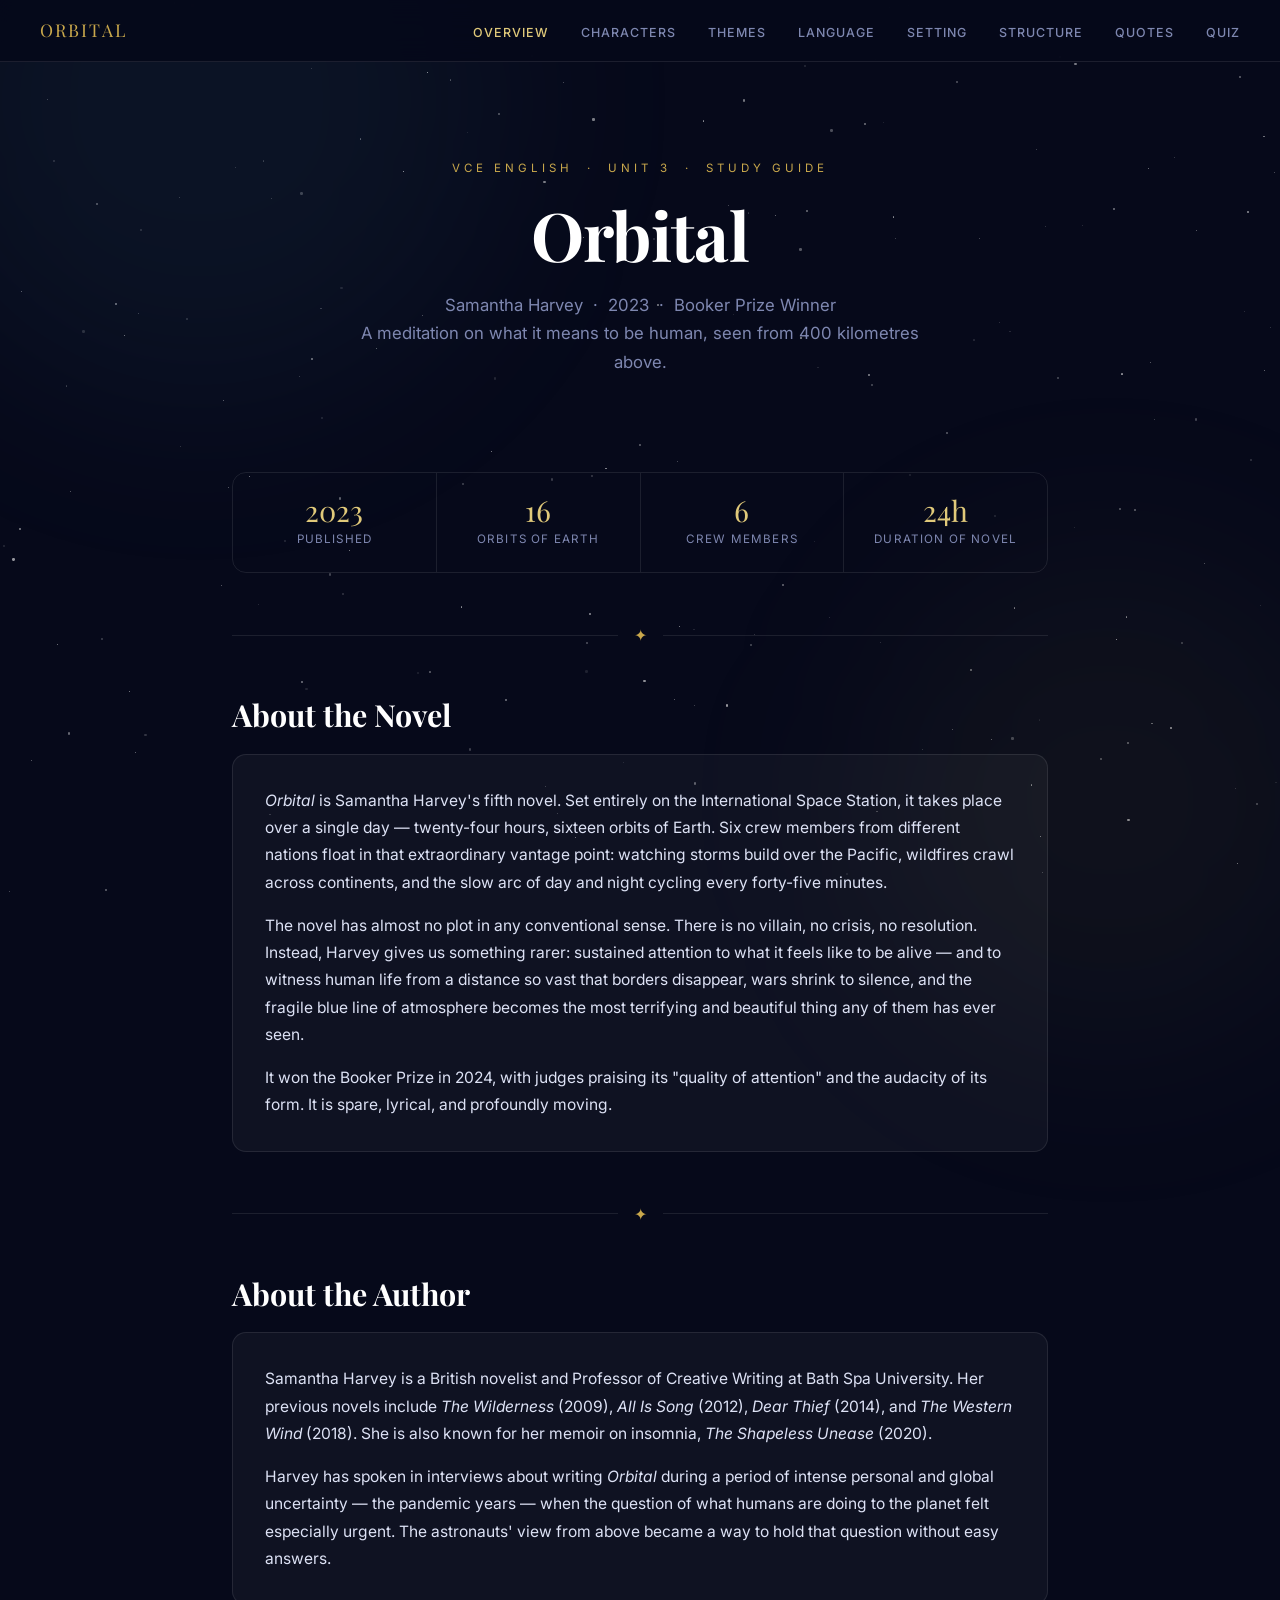
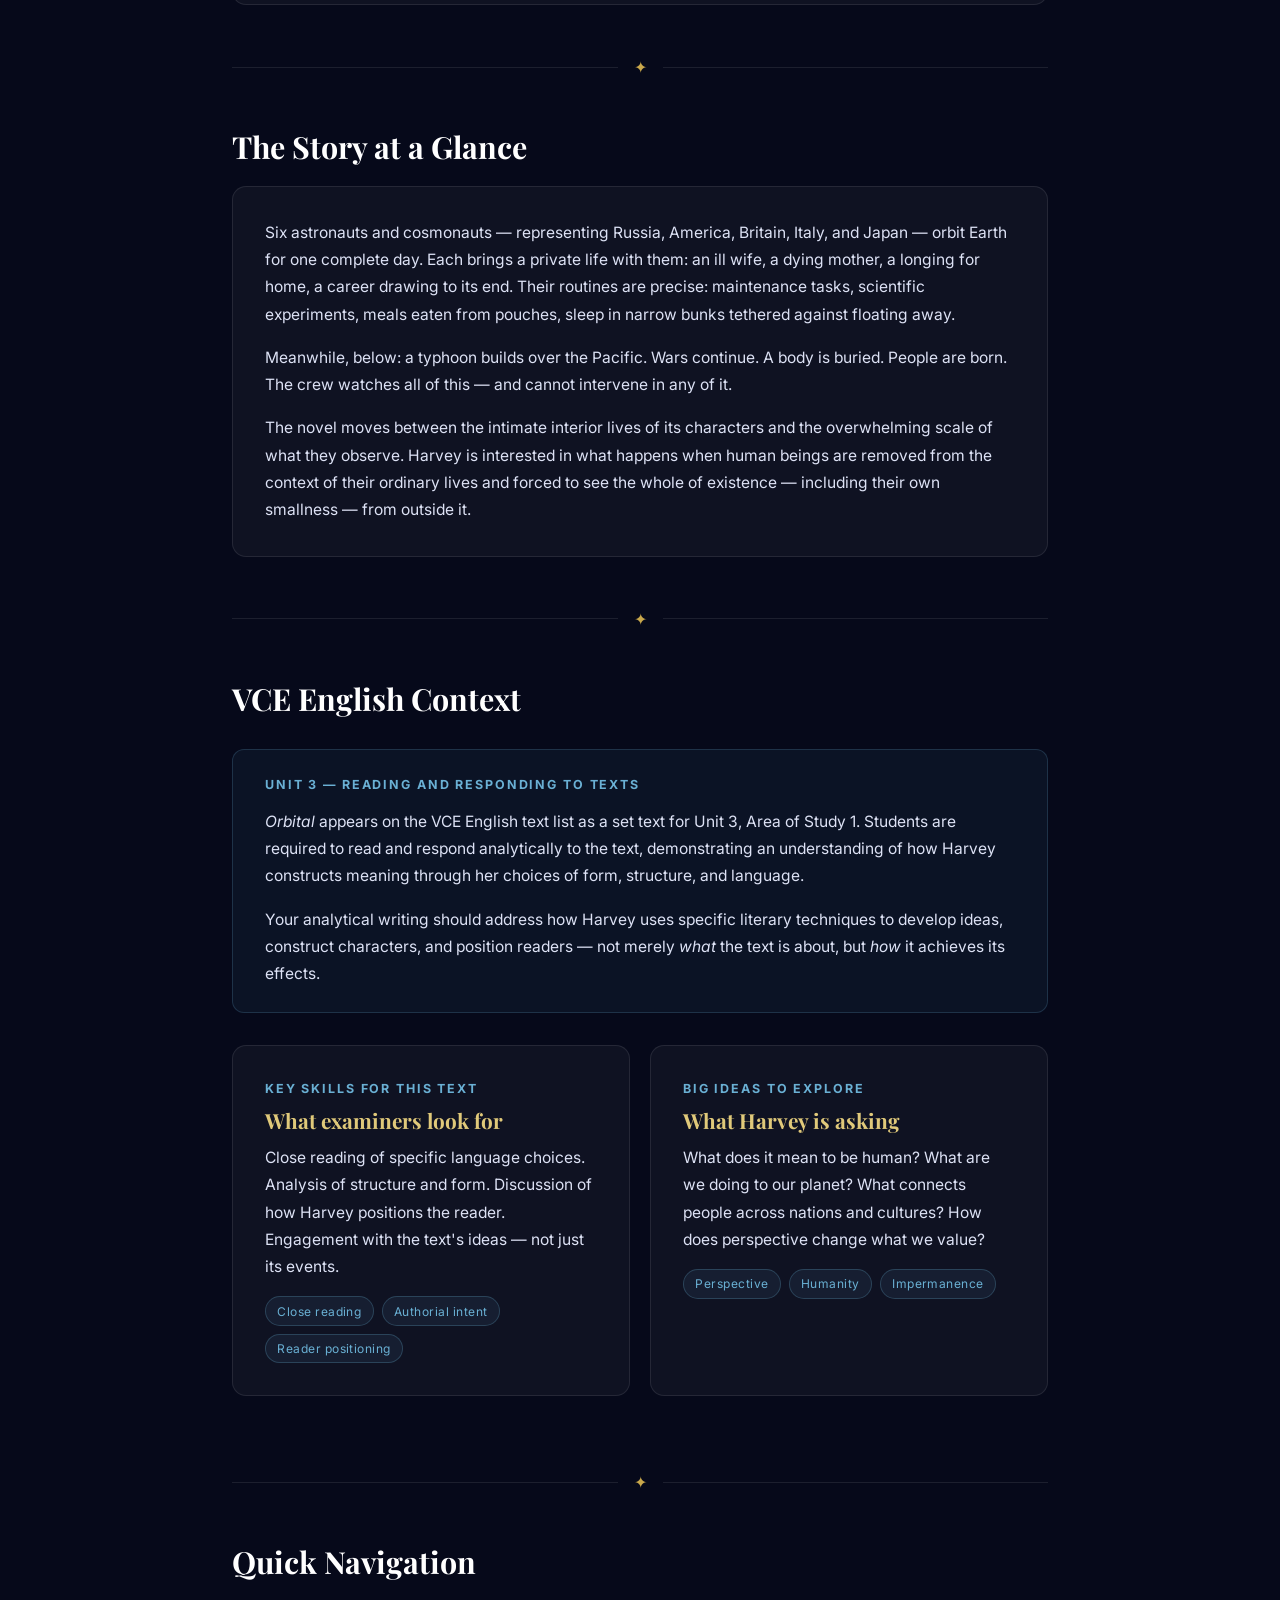
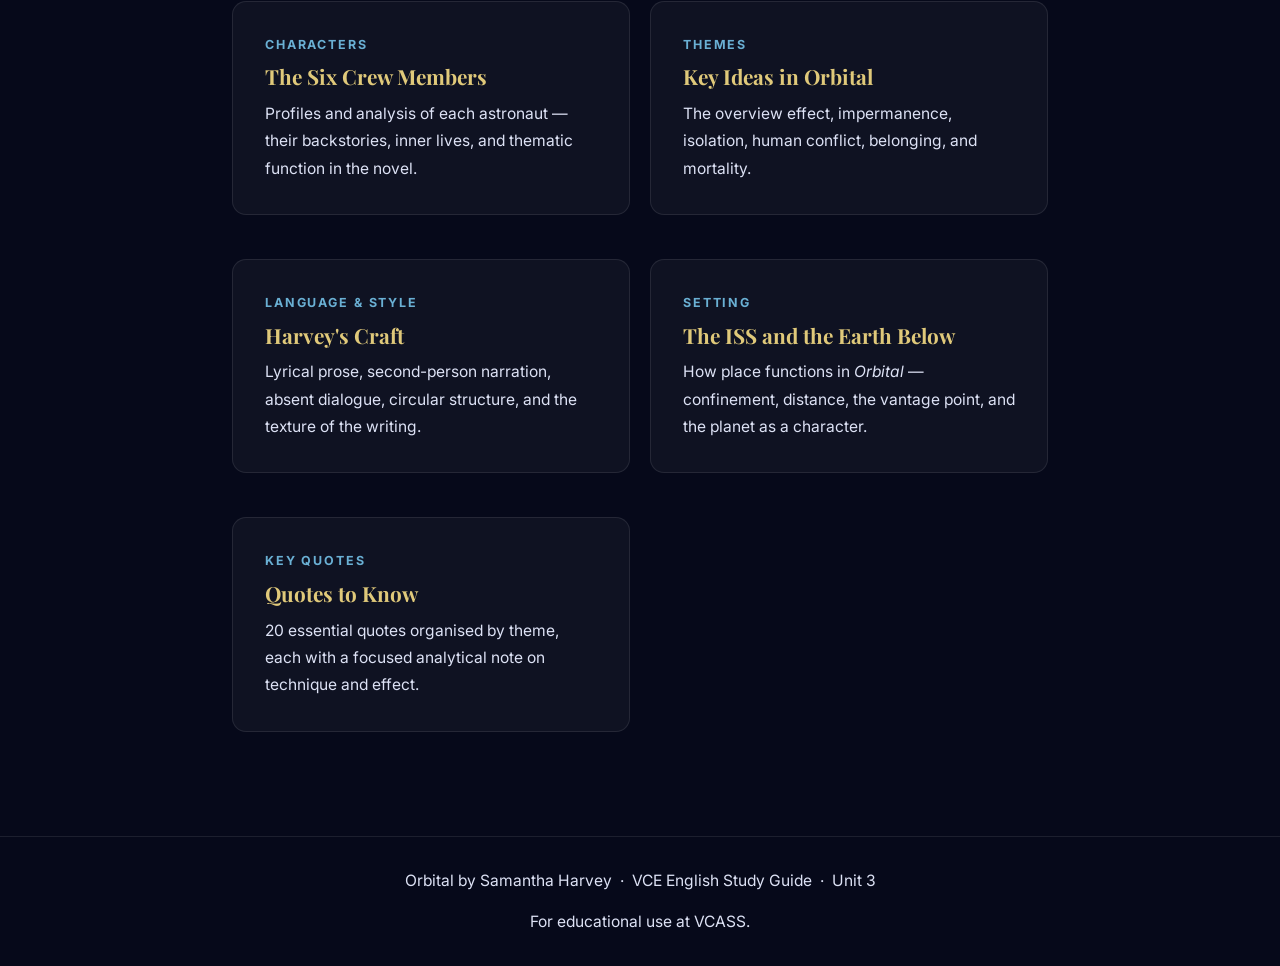
<file: index.html>
<!DOCTYPE html>
<html lang="en">
<head>
  <meta charset="UTF-8" />
  <meta name="viewport" content="width=device-width, initial-scale=1.0" />
  <title>Orbital — VCE English Study Guide</title>
  <link rel="stylesheet" href="style.css" />
</head>
<body>

  <div id="starfield"></div>
  <div class="glow glow-1"></div>
  <div class="glow glow-2"></div>

  <nav>
    <a class="nav-brand" href="index.html">Orbital</a>
    <ul class="nav-links">
      <li><a href="index.html" class="active">Overview</a></li>
      <li><a href="characters.html">Characters</a></li>
      <li><a href="themes.html">Themes</a></li>
      <li><a href="language.html">Language</a></li>
      <li><a href="setting.html">Setting</a></li>
      <li><a href="structure.html">Structure</a></li>
      <li><a href="quotes.html">Quotes</a></li>
      <li><a href="quiz.html">Quiz</a></li>
    </ul>
  </nav>

  <main>

    <div class="hero">
      <p class="hero-eyebrow">VCE English &nbsp;·&nbsp; Unit 3 &nbsp;·&nbsp; Study Guide</p>
      <h1>Orbital</h1>
      <p class="hero-sub">Samantha Harvey &nbsp;·&nbsp; 2023 &nbsp;·&nbsp; Booker Prize Winner<br>A meditation on what it means to be human, seen from 400 kilometres above.</p>
    </div>

    <div class="stat-strip">
      <div class="stat">
        <div class="stat-value">2023</div>
        <div class="stat-label">Published</div>
      </div>
      <div class="stat">
        <div class="stat-value">16</div>
        <div class="stat-label">Orbits of Earth</div>
      </div>
      <div class="stat">
        <div class="stat-value">6</div>
        <div class="stat-label">Crew Members</div>
      </div>
      <div class="stat">
        <div class="stat-value">24h</div>
        <div class="stat-label">Duration of Novel</div>
      </div>
    </div>

    <div class="divider"><span>✦</span></div>

    <h2>About the Novel</h2>
    <div class="card">
      <p><em>Orbital</em> is Samantha Harvey's fifth novel. Set entirely on the International Space Station, it takes place over a single day — twenty-four hours, sixteen orbits of Earth. Six crew members from different nations float in that extraordinary vantage point: watching storms build over the Pacific, wildfires crawl across continents, and the slow arc of day and night cycling every forty-five minutes.</p>
      <p>The novel has almost no plot in any conventional sense. There is no villain, no crisis, no resolution. Instead, Harvey gives us something rarer: sustained attention to what it feels like to be alive — and to witness human life from a distance so vast that borders disappear, wars shrink to silence, and the fragile blue line of atmosphere becomes the most terrifying and beautiful thing any of them has ever seen.</p>
      <p>It won the Booker Prize in 2024, with judges praising its "quality of attention" and the audacity of its form. It is spare, lyrical, and profoundly moving.</p>
    </div>

    <div class="divider"><span>✦</span></div>

    <h2>About the Author</h2>
    <div class="card">
      <p>Samantha Harvey is a British novelist and Professor of Creative Writing at Bath Spa University. Her previous novels include <em>The Wilderness</em> (2009), <em>All Is Song</em> (2012), <em>Dear Thief</em> (2014), and <em>The Western Wind</em> (2018). She is also known for her memoir on insomnia, <em>The Shapeless Unease</em> (2020).</p>
      <p>Harvey has spoken in interviews about writing <em>Orbital</em> during a period of intense personal and global uncertainty — the pandemic years — when the question of what humans are doing to the planet felt especially urgent. The astronauts' view from above became a way to hold that question without easy answers.</p>
    </div>

    <div class="divider"><span>✦</span></div>

    <h2>The Story at a Glance</h2>
    <div class="card">
      <p>Six astronauts and cosmonauts — representing Russia, America, Britain, Italy, and Japan — orbit Earth for one complete day. Each brings a private life with them: an ill wife, a dying mother, a longing for home, a career drawing to its end. Their routines are precise: maintenance tasks, scientific experiments, meals eaten from pouches, sleep in narrow bunks tethered against floating away.</p>
      <p>Meanwhile, below: a typhoon builds over the Pacific. Wars continue. A body is buried. People are born. The crew watches all of this — and cannot intervene in any of it.</p>
      <p>The novel moves between the intimate interior lives of its characters and the overwhelming scale of what they observe. Harvey is interested in what happens when human beings are removed from the context of their ordinary lives and forced to see the whole of existence — including their own smallness — from outside it.</p>
    </div>

    <div class="divider"><span>✦</span></div>

    <h2>VCE English Context</h2>
    <div class="highlight">
      <h4>Unit 3 — Reading and Responding to Texts</h4>
      <p><em>Orbital</em> appears on the VCE English text list as a set text for Unit 3, Area of Study 1. Students are required to read and respond analytically to the text, demonstrating an understanding of how Harvey constructs meaning through her choices of form, structure, and language.</p>
      <p>Your analytical writing should address how Harvey uses specific literary techniques to develop ideas, construct characters, and position readers — not merely <em>what</em> the text is about, but <em>how</em> it achieves its effects.</p>
    </div>

    <div class="grid-2">
      <div class="card">
        <h4>Key Skills for This Text</h4>
        <h3>What examiners look for</h3>
        <p>Close reading of specific language choices. Analysis of structure and form. Discussion of how Harvey positions the reader. Engagement with the text's ideas — not just its events.</p>
        <div class="tags">
          <span class="tag">Close reading</span>
          <span class="tag">Authorial intent</span>
          <span class="tag">Reader positioning</span>
        </div>
      </div>
      <div class="card">
        <h4>Big Ideas to Explore</h4>
        <h3>What Harvey is asking</h3>
        <p>What does it mean to be human? What are we doing to our planet? What connects people across nations and cultures? How does perspective change what we value?</p>
        <div class="tags">
          <span class="tag">Perspective</span>
          <span class="tag">Humanity</span>
          <span class="tag">Impermanence</span>
        </div>
      </div>
    </div>

    <div class="divider"><span>✦</span></div>

    <h2>Quick Navigation</h2>
    <div class="grid-2">
      <a href="characters.html" style="text-decoration:none;">
        <div class="card" style="cursor:pointer;">
          <h4>Characters</h4>
          <h3>The Six Crew Members</h3>
          <p>Profiles and analysis of each astronaut — their backstories, inner lives, and thematic function in the novel.</p>
        </div>
      </a>
      <a href="themes.html" style="text-decoration:none;">
        <div class="card" style="cursor:pointer;">
          <h4>Themes</h4>
          <h3>Key Ideas in Orbital</h3>
          <p>The overview effect, impermanence, isolation, human conflict, belonging, and mortality.</p>
        </div>
      </a>
      <a href="language.html" style="text-decoration:none;">
        <div class="card" style="cursor:pointer;">
          <h4>Language & Style</h4>
          <h3>Harvey's Craft</h3>
          <p>Lyrical prose, second-person narration, absent dialogue, circular structure, and the texture of the writing.</p>
        </div>
      </a>
      <a href="setting.html" style="text-decoration:none;">
        <div class="card" style="cursor:pointer;">
          <h4>Setting</h4>
          <h3>The ISS and the Earth Below</h3>
          <p>How place functions in <em>Orbital</em> — confinement, distance, the vantage point, and the planet as a character.</p>
        </div>
      </a>
      <a href="quotes.html" style="text-decoration:none;">
        <div class="card" style="cursor:pointer;">
          <h4>Key Quotes</h4>
          <h3>Quotes to Know</h3>
          <p>20 essential quotes organised by theme, each with a focused analytical note on technique and effect.</p>
        </div>
      </a>
    </div>

  </main>

  <footer>
    <p>Orbital by Samantha Harvey &nbsp;·&nbsp; VCE English Study Guide &nbsp;·&nbsp; Unit 3</p>
    <p style="margin-top:0.4rem;">For educational use at VCASS.</p>
  </footer>

  <script>
    const field = document.getElementById('starfield');
    const count = 200;
    for (let i = 0; i < count; i++) {
      const star = document.createElement('div');
      star.className = 'star';
      const size = Math.random() * 2.2 + 0.5;
      star.style.cssText = `
        width: ${size}px;
        height: ${size}px;
        top: ${Math.random() * 100}%;
        left: ${Math.random() * 100}%;
        --dur: ${(Math.random() * 4 + 2).toFixed(1)}s;
        --delay: ${(Math.random() * 4).toFixed(1)}s;
        opacity: ${Math.random() * 0.5 + 0.1};
      `;
      field.appendChild(star);
    }
  </script>

</body>
</html>
</file>
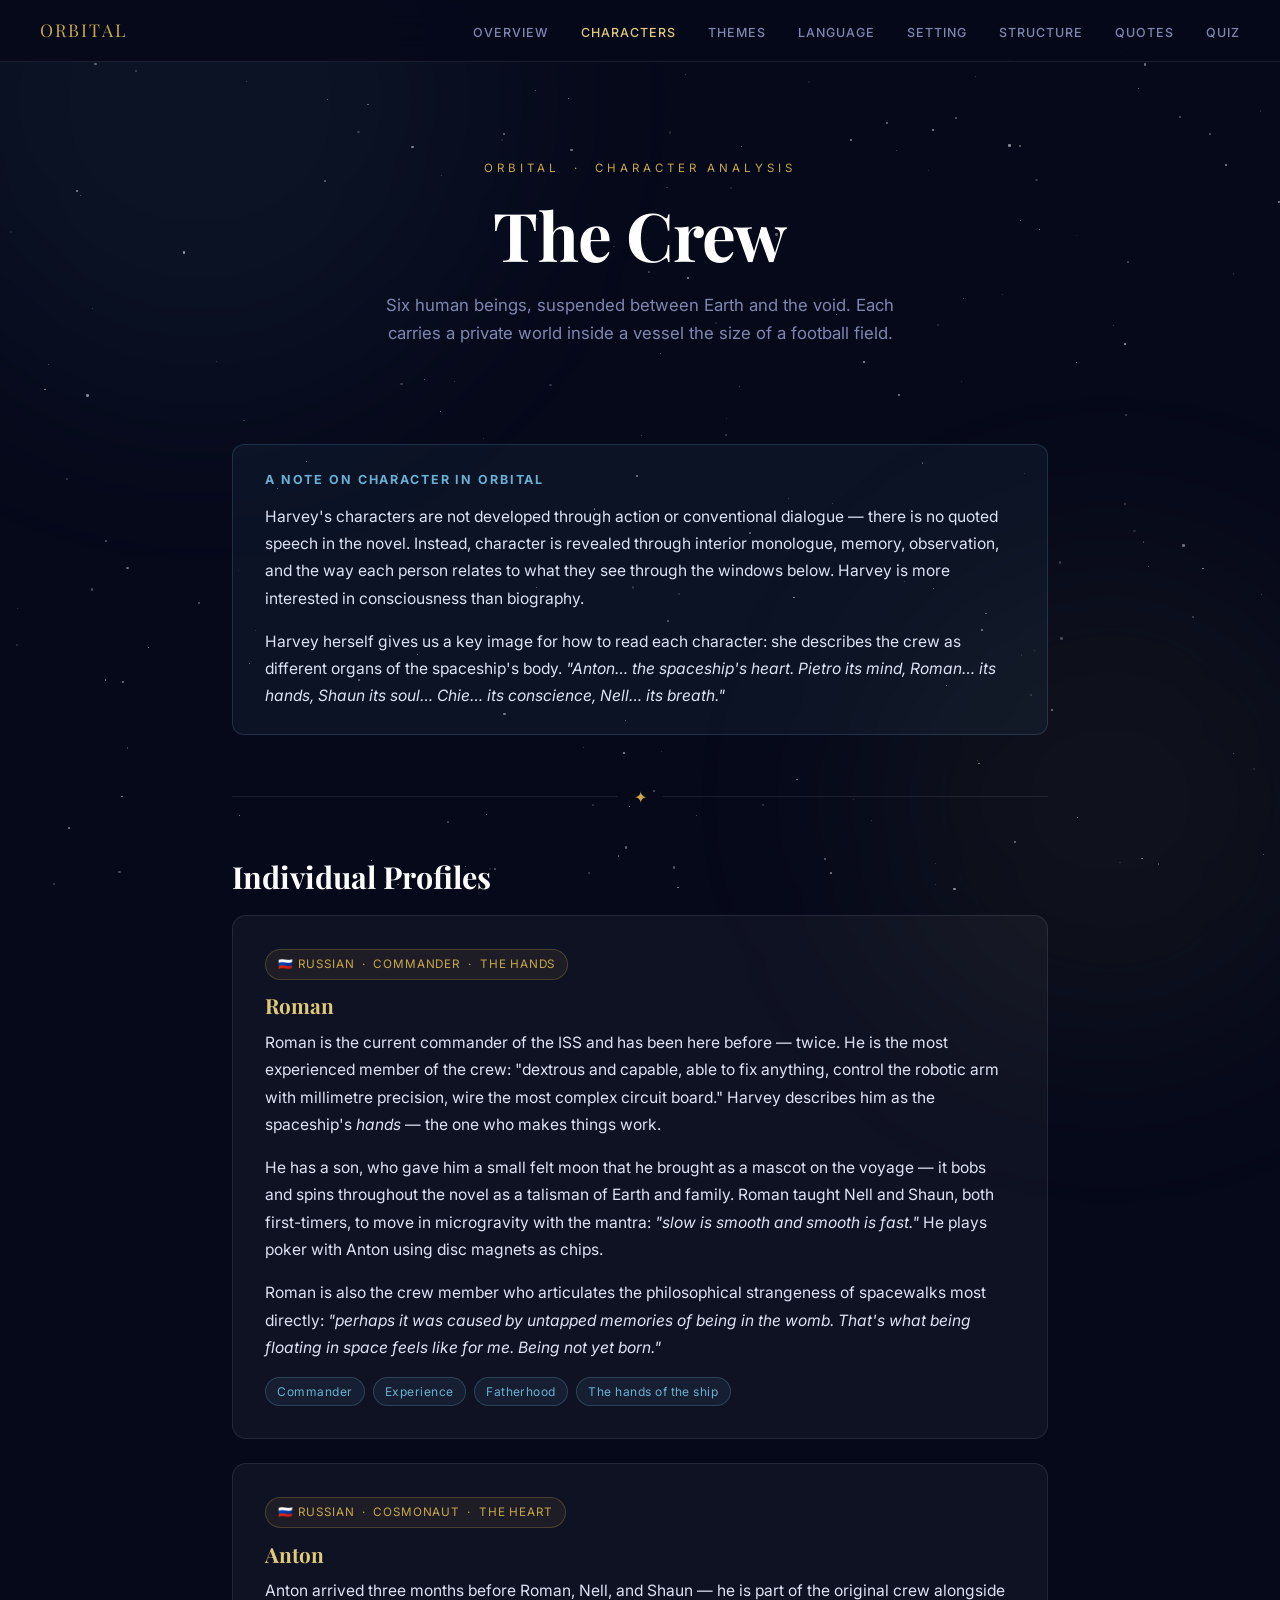
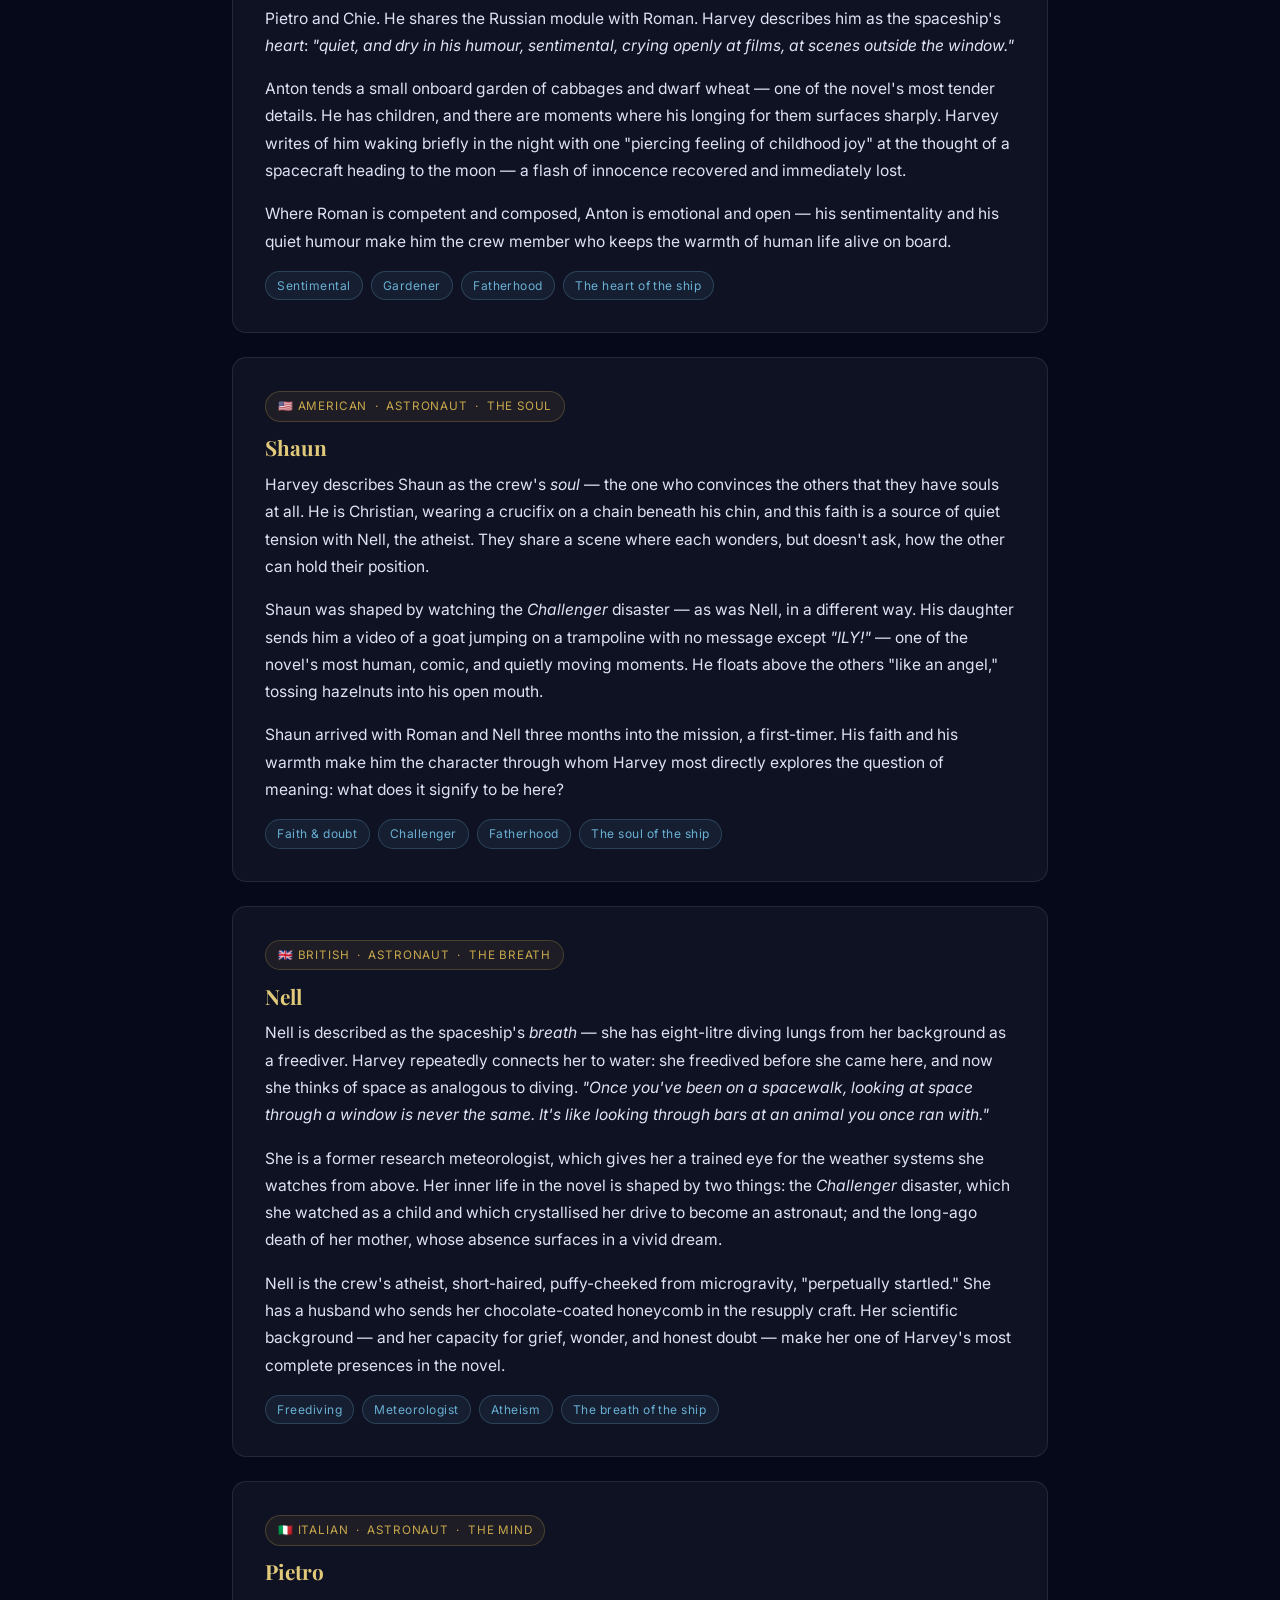
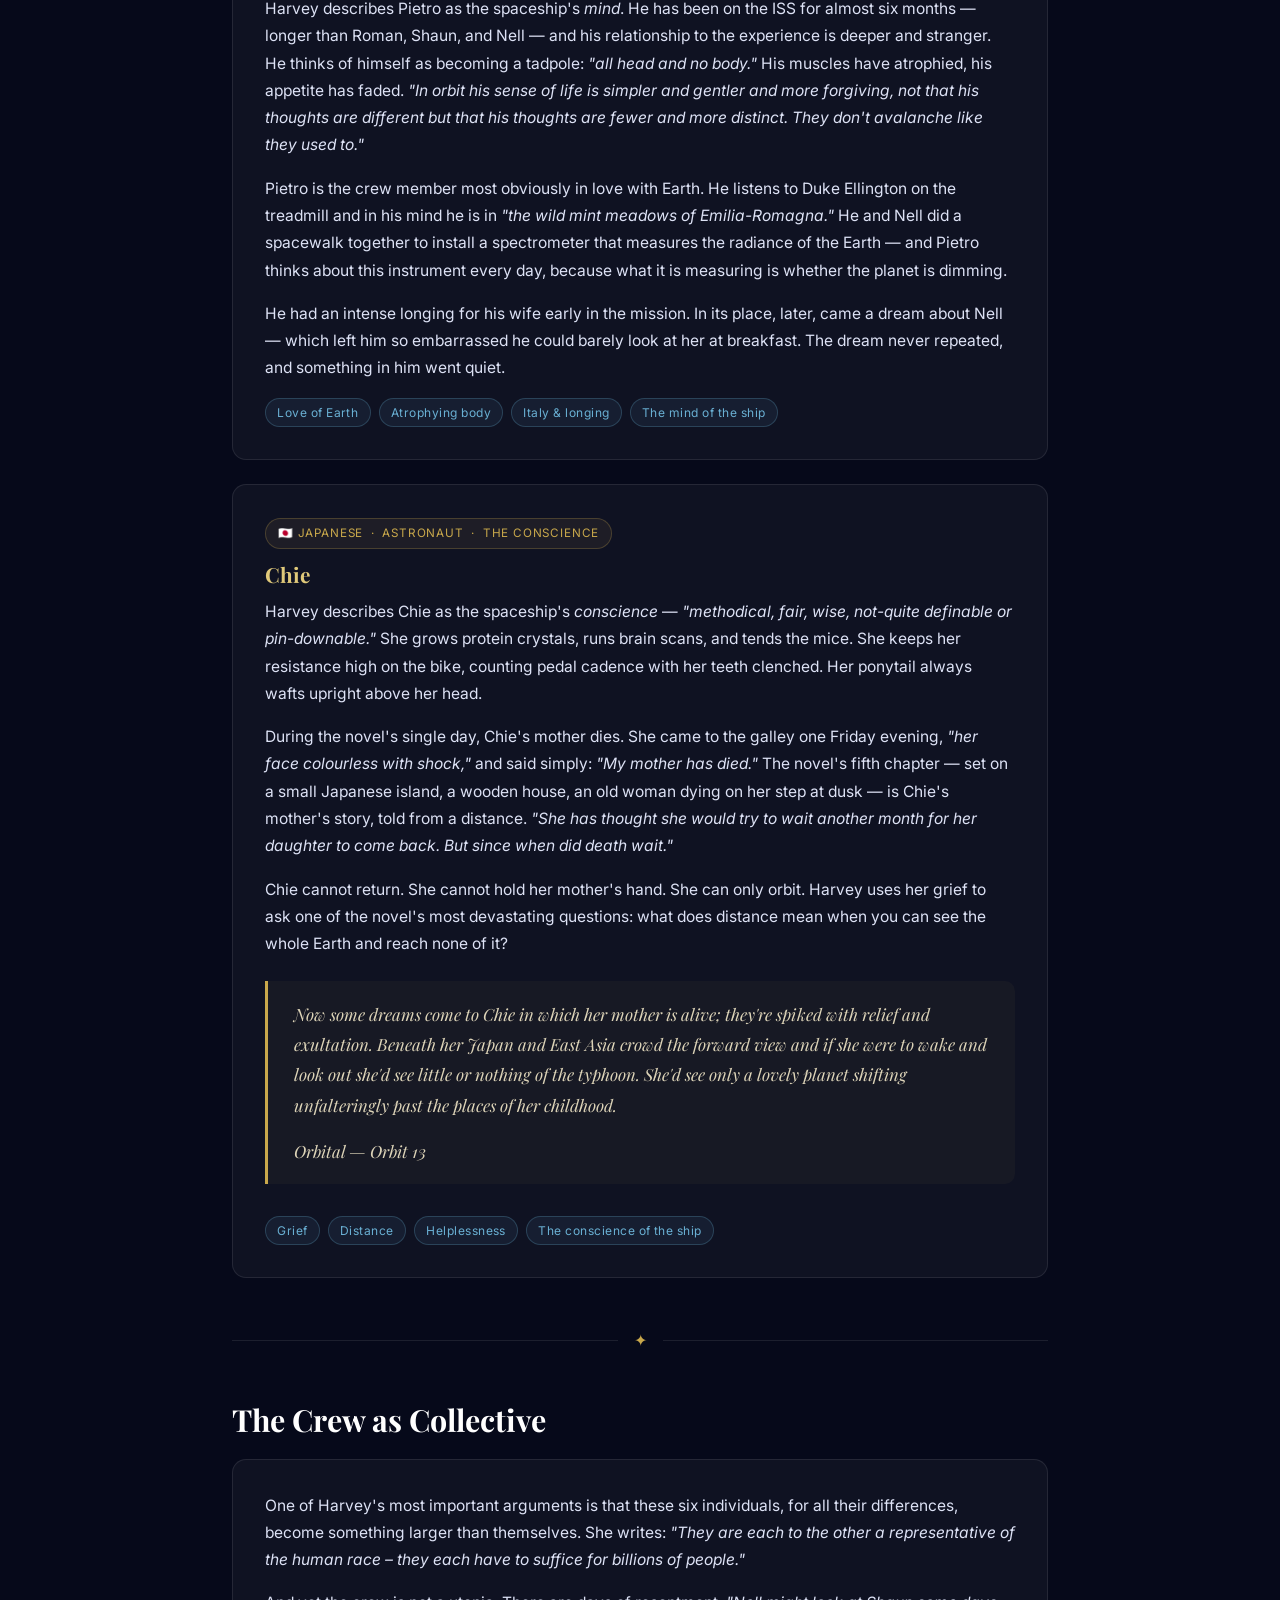
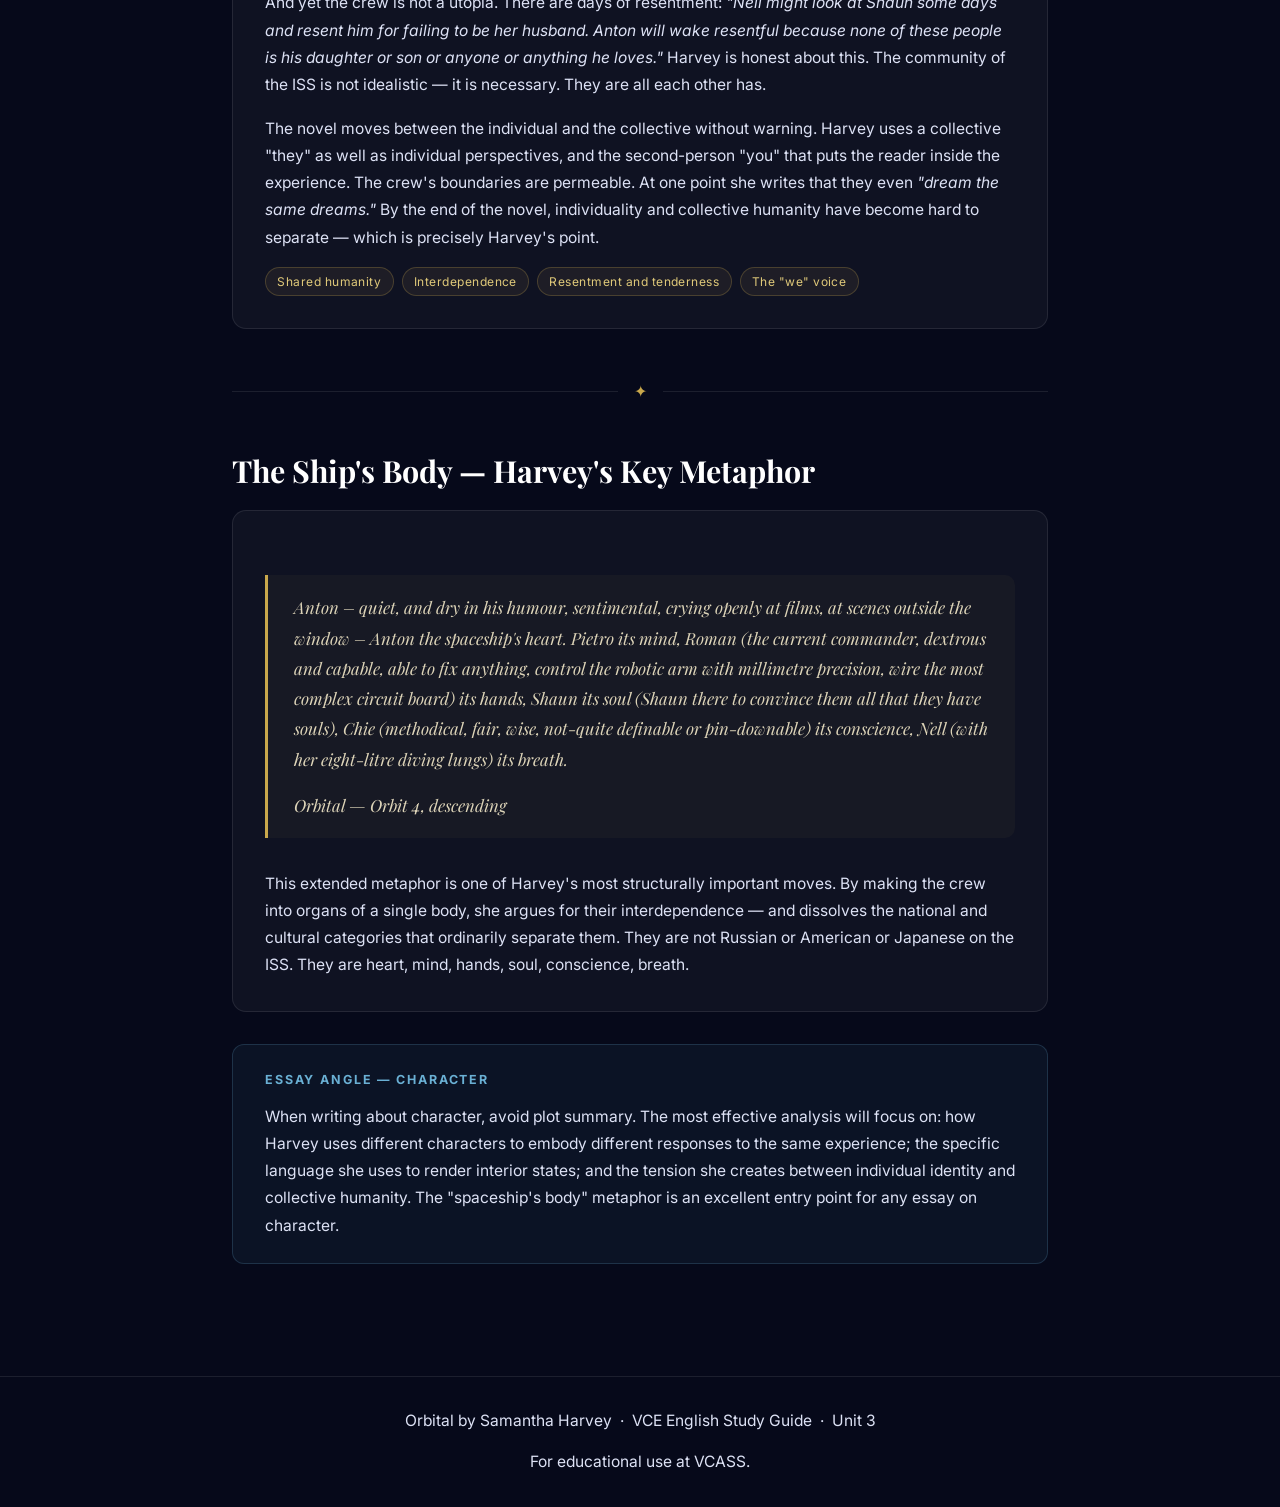
<file: characters.html>
<!DOCTYPE html>
<html lang="en">
<head>
  <meta charset="UTF-8" />
  <meta name="viewport" content="width=device-width, initial-scale=1.0" />
  <title>Characters — Orbital Study Guide</title>
  <link rel="stylesheet" href="style.css" />
</head>
<body>

  <div id="starfield"></div>
  <div class="glow glow-1"></div>
  <div class="glow glow-2"></div>

  <nav>
    <a class="nav-brand" href="index.html">Orbital</a>
    <ul class="nav-links">
      <li><a href="index.html">Overview</a></li>
      <li><a href="characters.html" class="active">Characters</a></li>
      <li><a href="themes.html">Themes</a></li>
      <li><a href="language.html">Language</a></li>
      <li><a href="setting.html">Setting</a></li>
      <li><a href="structure.html">Structure</a></li>
      <li><a href="quotes.html">Quotes</a></li>
      <li><a href="quiz.html">Quiz</a></li>
    </ul>
  </nav>

  <main>

    <div class="hero">
      <p class="hero-eyebrow">Orbital &nbsp;·&nbsp; Character Analysis</p>
      <h1>The Crew</h1>
      <p class="hero-sub">Six human beings, suspended between Earth and the void. Each carries a private world inside a vessel the size of a football field.</p>
    </div>

    <div class="highlight">
      <h4>A Note on Character in Orbital</h4>
      <p>Harvey's characters are not developed through action or conventional dialogue — there is no quoted speech in the novel. Instead, character is revealed through interior monologue, memory, observation, and the way each person relates to what they see through the windows below. Harvey is more interested in consciousness than biography.</p>
      <p>Harvey herself gives us a key image for how to read each character: she describes the crew as different organs of the spaceship's body. <em>"Anton… the spaceship's heart. Pietro its mind, Roman… its hands, Shaun its soul… Chie… its conscience, Nell… its breath."</em></p>
    </div>

    <div class="divider"><span>✦</span></div>

    <h2>Individual Profiles</h2>

    <!-- ROMAN -->
    <div class="card">
      <span class="badge">🇷🇺 Russian &nbsp;·&nbsp; Commander &nbsp;·&nbsp; The Hands</span>
      <h3>Roman</h3>
      <p>Roman is the current commander of the ISS and has been here before — twice. He is the most experienced member of the crew: "dextrous and capable, able to fix anything, control the robotic arm with millimetre precision, wire the most complex circuit board." Harvey describes him as the spaceship's <em>hands</em> — the one who makes things work.</p>
      <p>He has a son, who gave him a small felt moon that he brought as a mascot on the voyage — it bobs and spins throughout the novel as a talisman of Earth and family. Roman taught Nell and Shaun, both first-timers, to move in microgravity with the mantra: <em>"slow is smooth and smooth is fast."</em> He plays poker with Anton using disc magnets as chips.</p>
      <p>Roman is also the crew member who articulates the philosophical strangeness of spacewalks most directly: <em>"perhaps it was caused by untapped memories of being in the womb. That's what being floating in space feels like for me. Being not yet born."</em></p>
      <div class="tags">
        <span class="tag">Commander</span>
        <span class="tag">Experience</span>
        <span class="tag">Fatherhood</span>
        <span class="tag">The hands of the ship</span>
      </div>
    </div>

    <!-- ANTON -->
    <div class="card">
      <span class="badge">🇷🇺 Russian &nbsp;·&nbsp; Cosmonaut &nbsp;·&nbsp; The Heart</span>
      <h3>Anton</h3>
      <p>Anton arrived three months before Roman, Nell, and Shaun — he is part of the original crew alongside Pietro and Chie. He shares the Russian module with Roman. Harvey describes him as the spaceship's <em>heart</em>: <em>"quiet, and dry in his humour, sentimental, crying openly at films, at scenes outside the window."</em></p>
      <p>Anton tends a small onboard garden of cabbages and dwarf wheat — one of the novel's most tender details. He has children, and there are moments where his longing for them surfaces sharply. Harvey writes of him waking briefly in the night with one "piercing feeling of childhood joy" at the thought of a spacecraft heading to the moon — a flash of innocence recovered and immediately lost.</p>
      <p>Where Roman is competent and composed, Anton is emotional and open — his sentimentality and his quiet humour make him the crew member who keeps the warmth of human life alive on board.</p>
      <div class="tags">
        <span class="tag">Sentimental</span>
        <span class="tag">Gardener</span>
        <span class="tag">Fatherhood</span>
        <span class="tag">The heart of the ship</span>
      </div>
    </div>

    <!-- SHAUN -->
    <div class="card">
      <span class="badge">🇺🇸 American &nbsp;·&nbsp; Astronaut &nbsp;·&nbsp; The Soul</span>
      <h3>Shaun</h3>
      <p>Harvey describes Shaun as the crew's <em>soul</em> — the one who convinces the others that they have souls at all. He is Christian, wearing a crucifix on a chain beneath his chin, and this faith is a source of quiet tension with Nell, the atheist. They share a scene where each wonders, but doesn't ask, how the other can hold their position.</p>
      <p>Shaun was shaped by watching the <em>Challenger</em> disaster — as was Nell, in a different way. His daughter sends him a video of a goat jumping on a trampoline with no message except <em>"ILY!"</em> — one of the novel's most human, comic, and quietly moving moments. He floats above the others "like an angel," tossing hazelnuts into his open mouth.</p>
      <p>Shaun arrived with Roman and Nell three months into the mission, a first-timer. His faith and his warmth make him the character through whom Harvey most directly explores the question of meaning: what does it signify to be here?</p>
      <div class="tags">
        <span class="tag">Faith &amp; doubt</span>
        <span class="tag">Challenger</span>
        <span class="tag">Fatherhood</span>
        <span class="tag">The soul of the ship</span>
      </div>
    </div>

    <!-- NELL -->
    <div class="card">
      <span class="badge">🇬🇧 British &nbsp;·&nbsp; Astronaut &nbsp;·&nbsp; The Breath</span>
      <h3>Nell</h3>
      <p>Nell is described as the spaceship's <em>breath</em> — she has eight-litre diving lungs from her background as a freediver. Harvey repeatedly connects her to water: she freedived before she came here, and now she thinks of space as analogous to diving. <em>"Once you've been on a spacewalk, looking at space through a window is never the same. It's like looking through bars at an animal you once ran with."</em></p>
      <p>She is a former research meteorologist, which gives her a trained eye for the weather systems she watches from above. Her inner life in the novel is shaped by two things: the <em>Challenger</em> disaster, which she watched as a child and which crystallised her drive to become an astronaut; and the long-ago death of her mother, whose absence surfaces in a vivid dream.</p>
      <p>Nell is the crew's atheist, short-haired, puffy-cheeked from microgravity, "perpetually startled." She has a husband who sends her chocolate-coated honeycomb in the resupply craft. Her scientific background — and her capacity for grief, wonder, and honest doubt — make her one of Harvey's most complete presences in the novel.</p>
      <div class="tags">
        <span class="tag">Freediving</span>
        <span class="tag">Meteorologist</span>
        <span class="tag">Atheism</span>
        <span class="tag">The breath of the ship</span>
      </div>
    </div>

    <!-- PIETRO -->
    <div class="card">
      <span class="badge">🇮🇹 Italian &nbsp;·&nbsp; Astronaut &nbsp;·&nbsp; The Mind</span>
      <h3>Pietro</h3>
      <p>Harvey describes Pietro as the spaceship's <em>mind</em>. He has been on the ISS for almost six months — longer than Roman, Shaun, and Nell — and his relationship to the experience is deeper and stranger. He thinks of himself as becoming a tadpole: <em>"all head and no body."</em> His muscles have atrophied, his appetite has faded. <em>"In orbit his sense of life is simpler and gentler and more forgiving, not that his thoughts are different but that his thoughts are fewer and more distinct. They don't avalanche like they used to."</em></p>
      <p>Pietro is the crew member most obviously in love with Earth. He listens to Duke Ellington on the treadmill and in his mind he is in <em>"the wild mint meadows of Emilia-Romagna."</em> He and Nell did a spacewalk together to install a spectrometer that measures the radiance of the Earth — and Pietro thinks about this instrument every day, because what it is measuring is whether the planet is dimming.</p>
      <p>He had an intense longing for his wife early in the mission. In its place, later, came a dream about Nell — which left him so embarrassed he could barely look at her at breakfast. The dream never repeated, and something in him went quiet.</p>
      <div class="tags">
        <span class="tag">Love of Earth</span>
        <span class="tag">Atrophying body</span>
        <span class="tag">Italy &amp; longing</span>
        <span class="tag">The mind of the ship</span>
      </div>
    </div>

    <!-- CHIE -->
    <div class="card">
      <span class="badge">🇯🇵 Japanese &nbsp;·&nbsp; Astronaut &nbsp;·&nbsp; The Conscience</span>
      <h3>Chie</h3>
      <p>Harvey describes Chie as the spaceship's <em>conscience</em> — <em>"methodical, fair, wise, not-quite definable or pin-downable."</em> She grows protein crystals, runs brain scans, and tends the mice. She keeps her resistance high on the bike, counting pedal cadence with her teeth clenched. Her ponytail always wafts upright above her head.</p>
      <p>During the novel's single day, Chie's mother dies. She came to the galley one Friday evening, <em>"her face colourless with shock,"</em> and said simply: <em>"My mother has died."</em> The novel's fifth chapter — set on a small Japanese island, a wooden house, an old woman dying on her step at dusk — is Chie's mother's story, told from a distance. <em>"She has thought she would try to wait another month for her daughter to come back. But since when did death wait."</em></p>
      <p>Chie cannot return. She cannot hold her mother's hand. She can only orbit. Harvey uses her grief to ask one of the novel's most devastating questions: what does distance mean when you can see the whole Earth and reach none of it?</p>

      <div class="quote" style="margin-top:1.5rem;">
        <p>Now some dreams come to Chie in which her mother is alive; they're spiked with relief and exultation. Beneath her Japan and East Asia crowd the forward view and if she were to wake and look out she'd see little or nothing of the typhoon. She'd see only a lovely planet shifting unfalteringly past the places of her childhood.</p>
        <p class="quote-src">Orbital — Orbit 13</p>
      </div>

      <div class="tags">
        <span class="tag">Grief</span>
        <span class="tag">Distance</span>
        <span class="tag">Helplessness</span>
        <span class="tag">The conscience of the ship</span>
      </div>
    </div>

    <div class="divider"><span>✦</span></div>

    <h2>The Crew as Collective</h2>
    <div class="card">
      <p>One of Harvey's most important arguments is that these six individuals, for all their differences, become something larger than themselves. She writes: <em>"They are each to the other a representative of the human race – they each have to suffice for billions of people."</em></p>
      <p>And yet the crew is not a utopia. There are days of resentment: <em>"Nell might look at Shaun some days and resent him for failing to be her husband. Anton will wake resentful because none of these people is his daughter or son or anyone or anything he loves."</em> Harvey is honest about this. The community of the ISS is not idealistic — it is necessary. They are all each other has.</p>
      <p>The novel moves between the individual and the collective without warning. Harvey uses a collective "they" as well as individual perspectives, and the second-person "you" that puts the reader inside the experience. The crew's boundaries are permeable. At one point she writes that they even <em>"dream the same dreams."</em> By the end of the novel, individuality and collective humanity have become hard to separate — which is precisely Harvey's point.</p>
      <div class="tags">
        <span class="tag tag-gold">Shared humanity</span>
        <span class="tag tag-gold">Interdependence</span>
        <span class="tag tag-gold">Resentment and tenderness</span>
        <span class="tag tag-gold">The "we" voice</span>
      </div>
    </div>

    <div class="divider"><span>✦</span></div>

    <h2>The Ship's Body — Harvey's Key Metaphor</h2>
    <div class="card">
      <div class="quote">
        <p>Anton – quiet, and dry in his humour, sentimental, crying openly at films, at scenes outside the window – Anton the spaceship's heart. Pietro its mind, Roman (the current commander, dextrous and capable, able to fix anything, control the robotic arm with millimetre precision, wire the most complex circuit board) its hands, Shaun its soul (Shaun there to convince them all that they have souls), Chie (methodical, fair, wise, not-quite definable or pin-downable) its conscience, Nell (with her eight-litre diving lungs) its breath.</p>
        <p class="quote-src">Orbital — Orbit 4, descending</p>
      </div>
      <p>This extended metaphor is one of Harvey's most structurally important moves. By making the crew into organs of a single body, she argues for their interdependence — and dissolves the national and cultural categories that ordinarily separate them. They are not Russian or American or Japanese on the ISS. They are heart, mind, hands, soul, conscience, breath.</p>
    </div>

    <div class="highlight">
      <h4>Essay Angle — Character</h4>
      <p>When writing about character, avoid plot summary. The most effective analysis will focus on: how Harvey uses different characters to embody different responses to the same experience; the specific language she uses to render interior states; and the tension she creates between individual identity and collective humanity. The "spaceship's body" metaphor is an excellent entry point for any essay on character.</p>
    </div>

  </main>

  <footer>
    <p>Orbital by Samantha Harvey &nbsp;·&nbsp; VCE English Study Guide &nbsp;·&nbsp; Unit 3</p>
    <p style="margin-top:0.4rem;">For educational use at VCASS.</p>
  </footer>

  <script>
    const field = document.getElementById('starfield');
    for (let i = 0; i < 200; i++) {
      const star = document.createElement('div');
      star.className = 'star';
      const size = Math.random() * 2.2 + 0.5;
      star.style.cssText = `width:${size}px;height:${size}px;top:${Math.random()*100}%;left:${Math.random()*100}%;--dur:${(Math.random()*4+2).toFixed(1)}s;--delay:${(Math.random()*4).toFixed(1)}s;opacity:${Math.random()*0.5+0.1};`;
      field.appendChild(star);
    }
  </script>

</body>
</html>
</file>
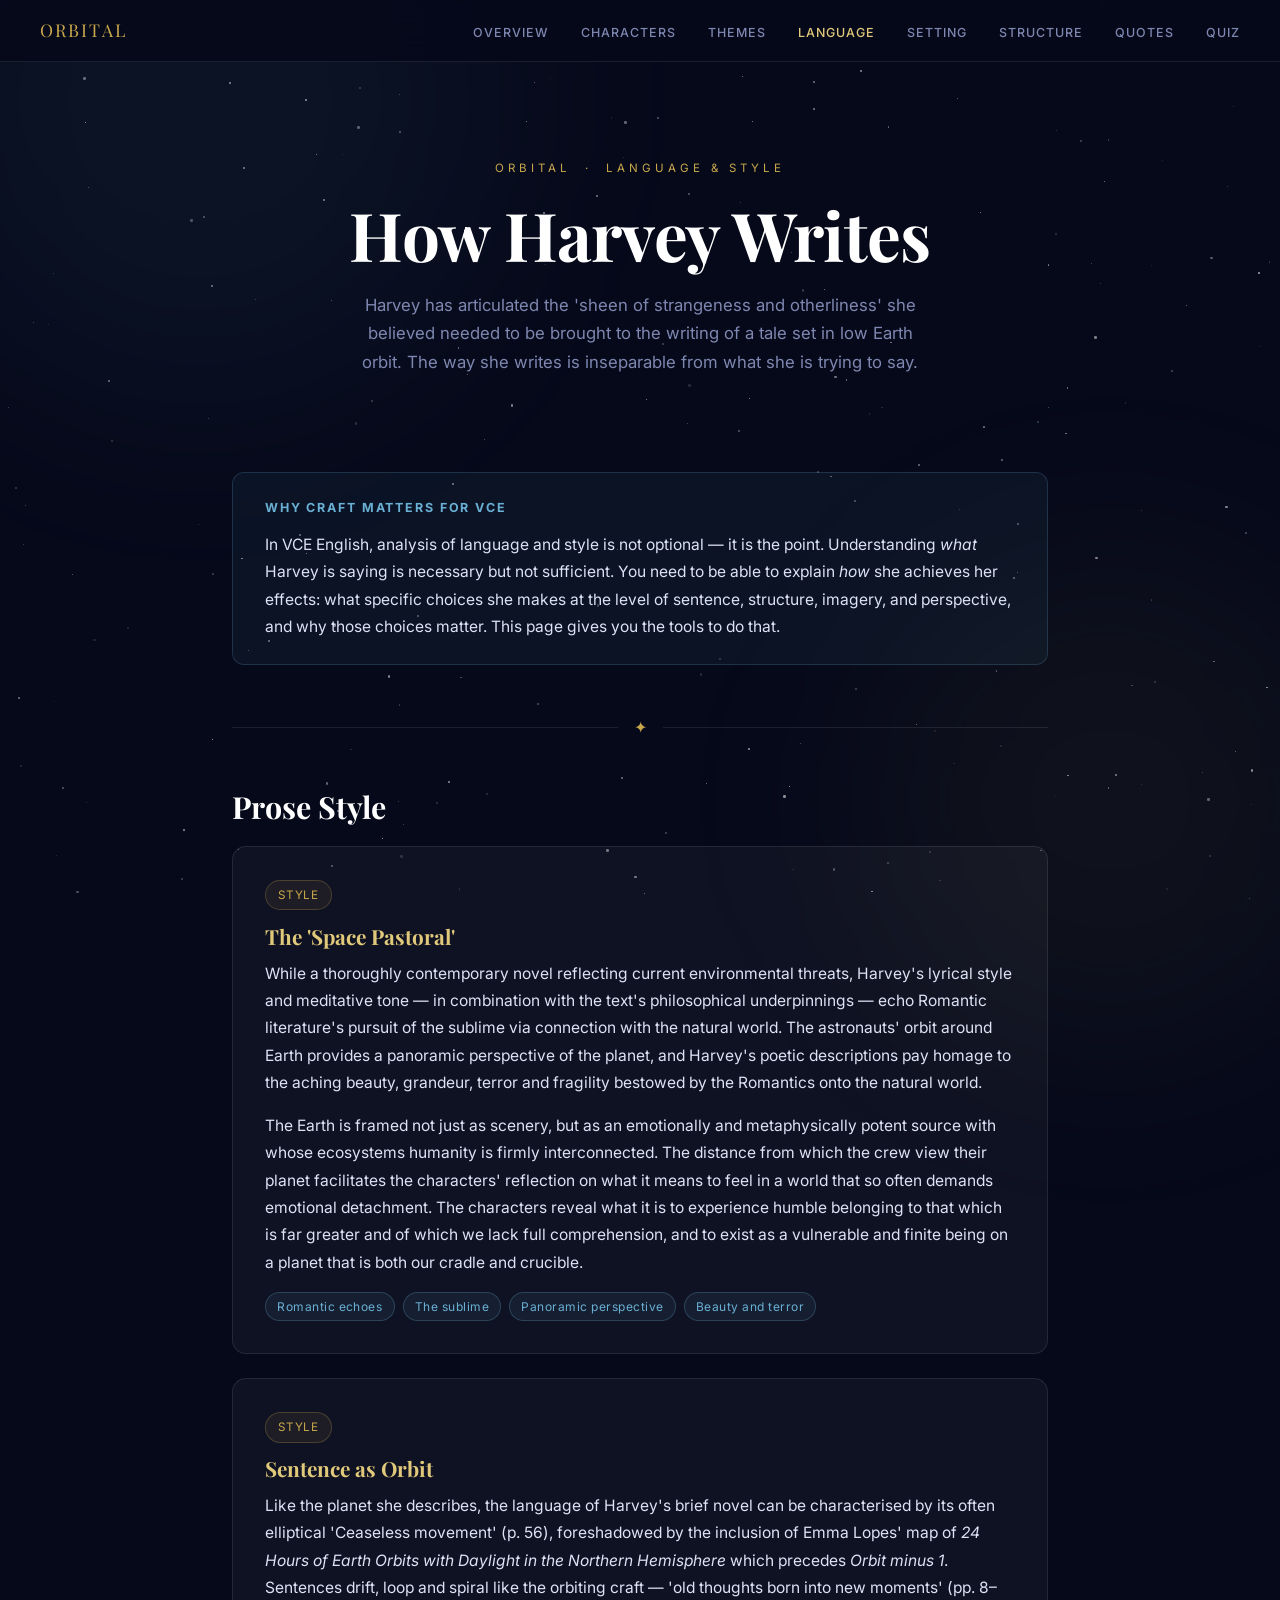
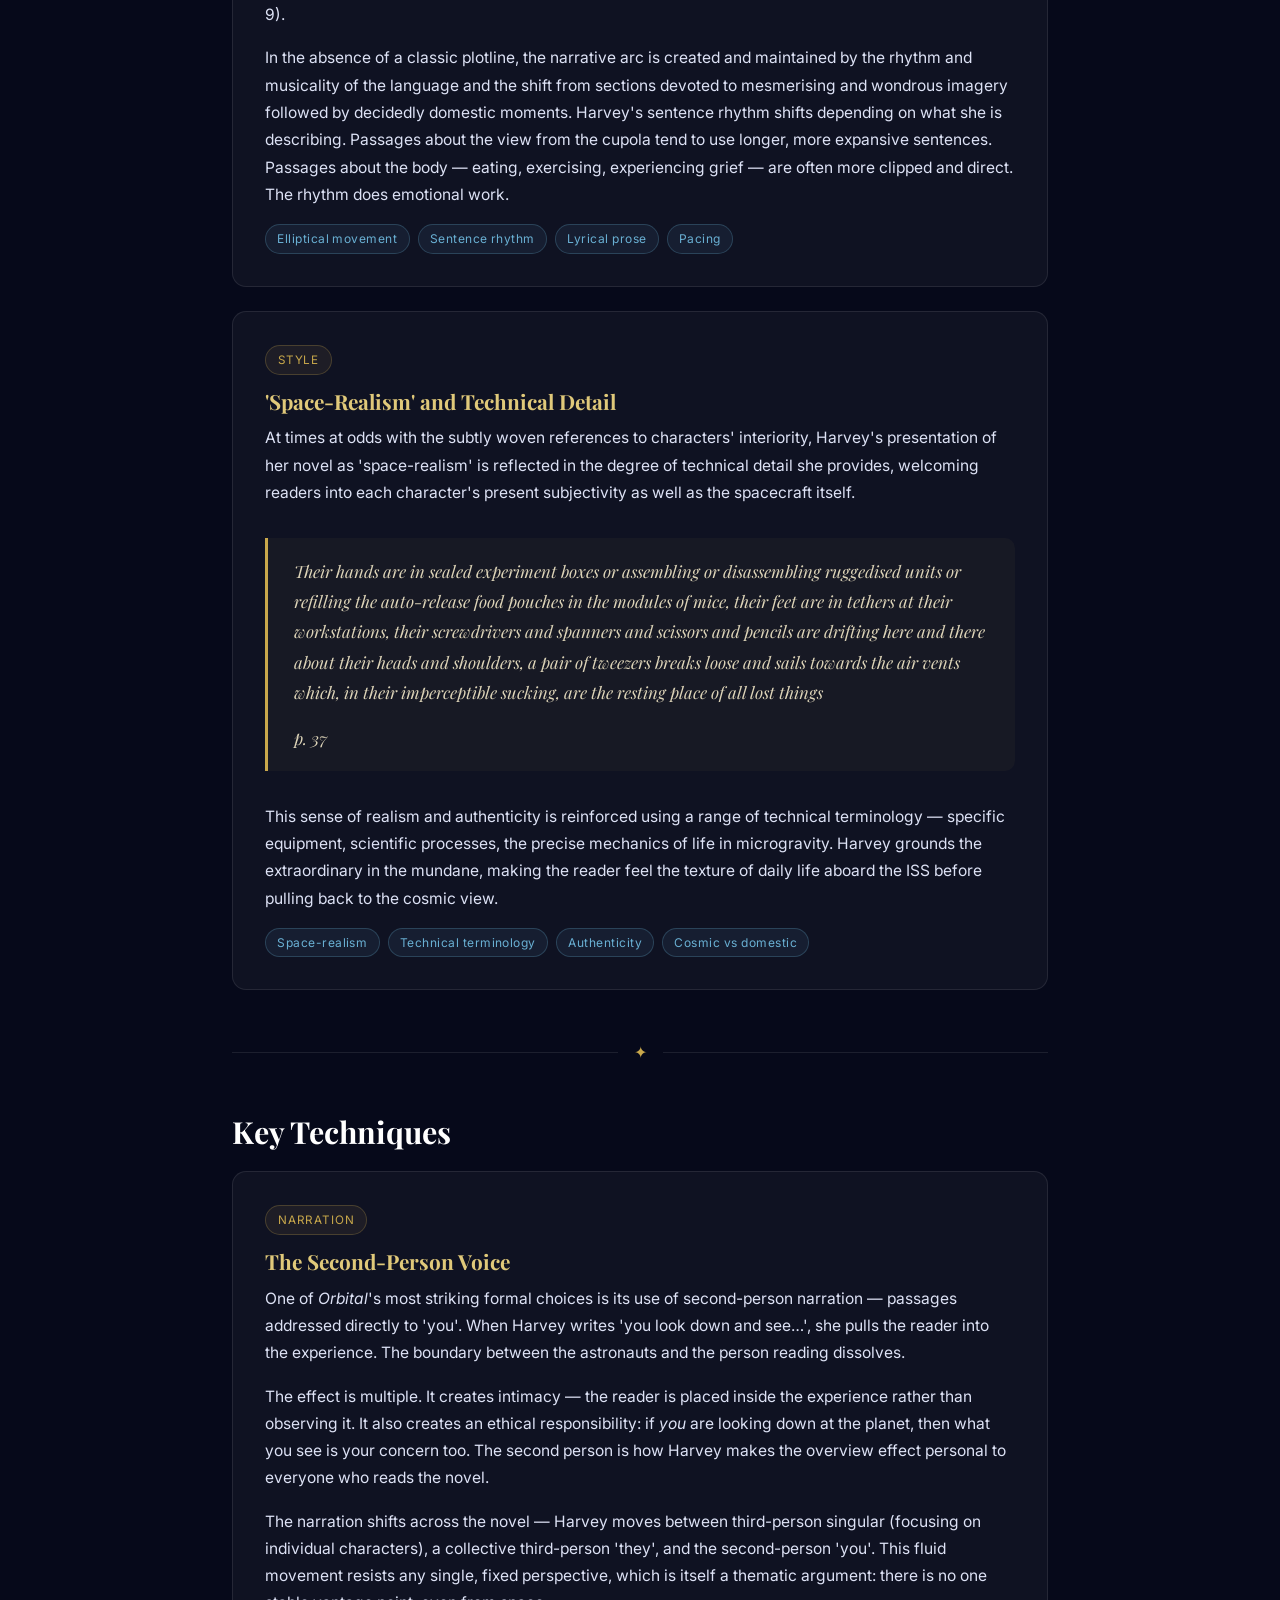
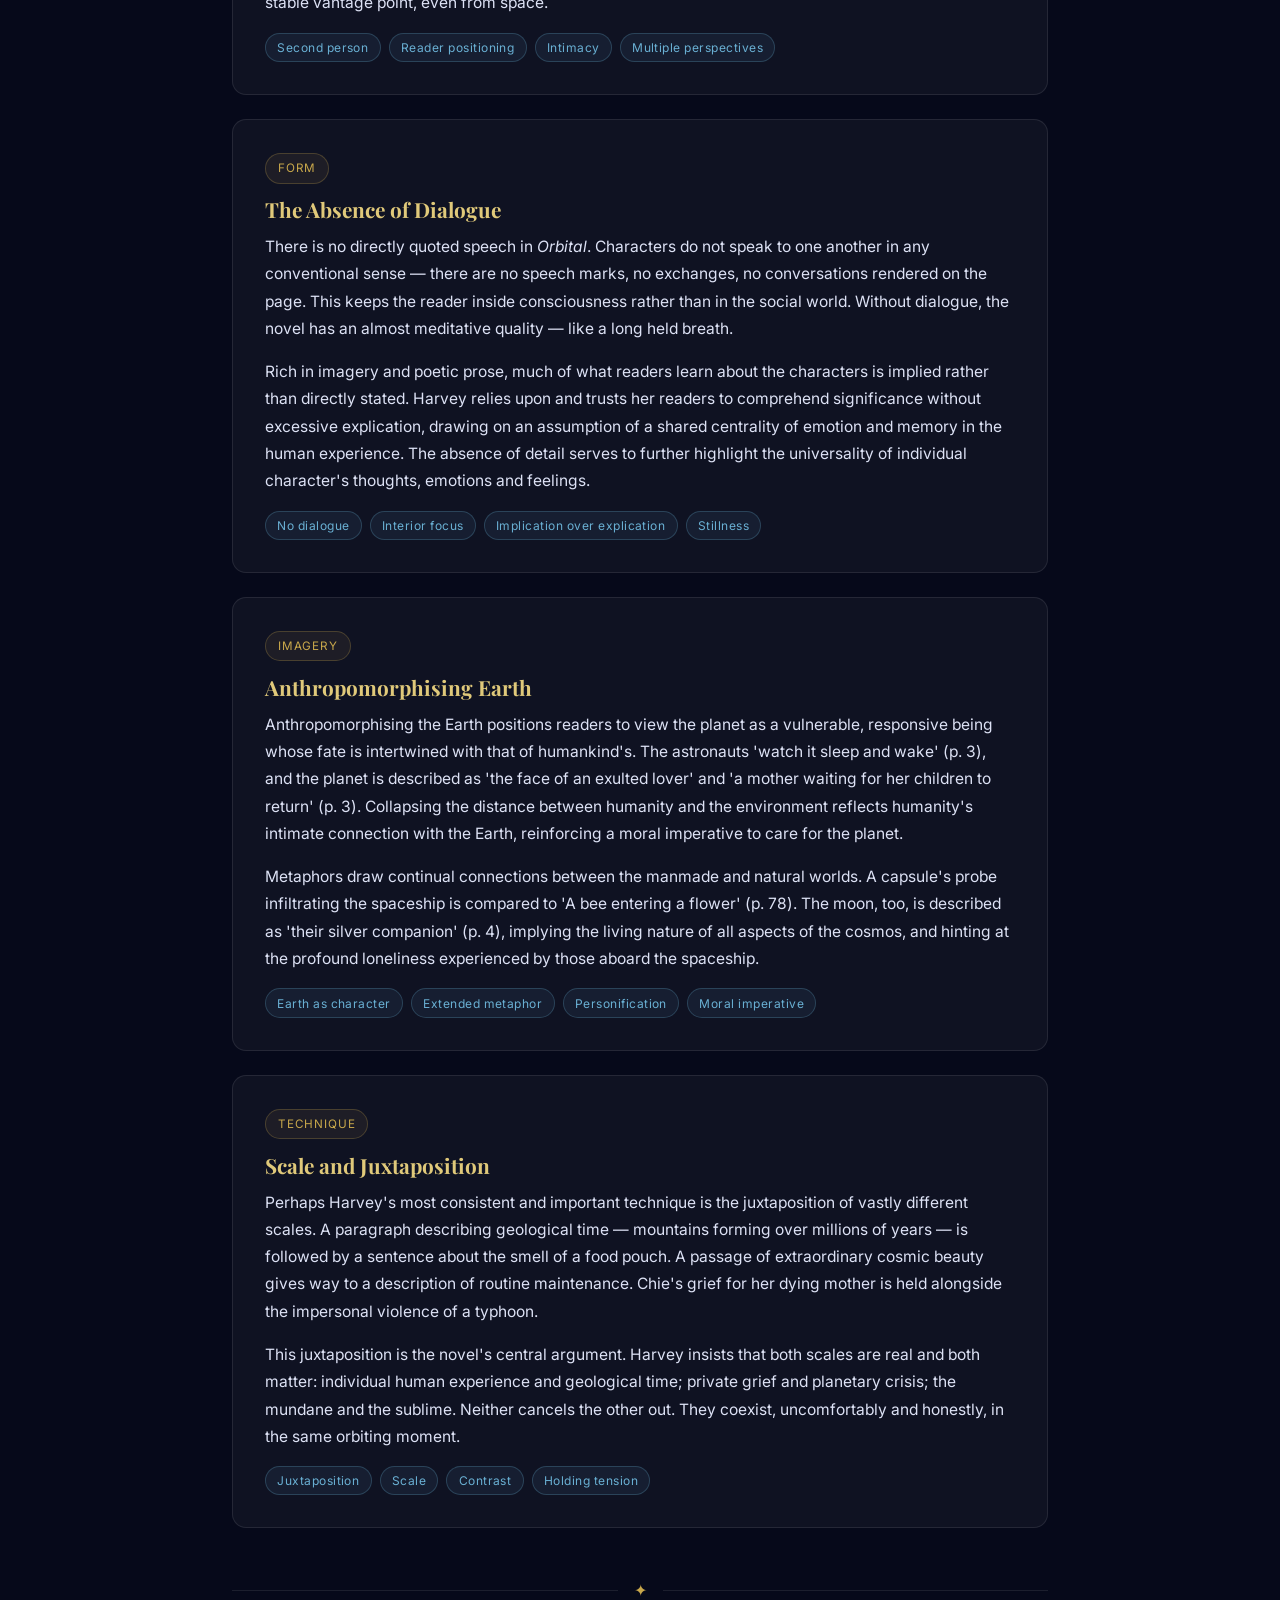
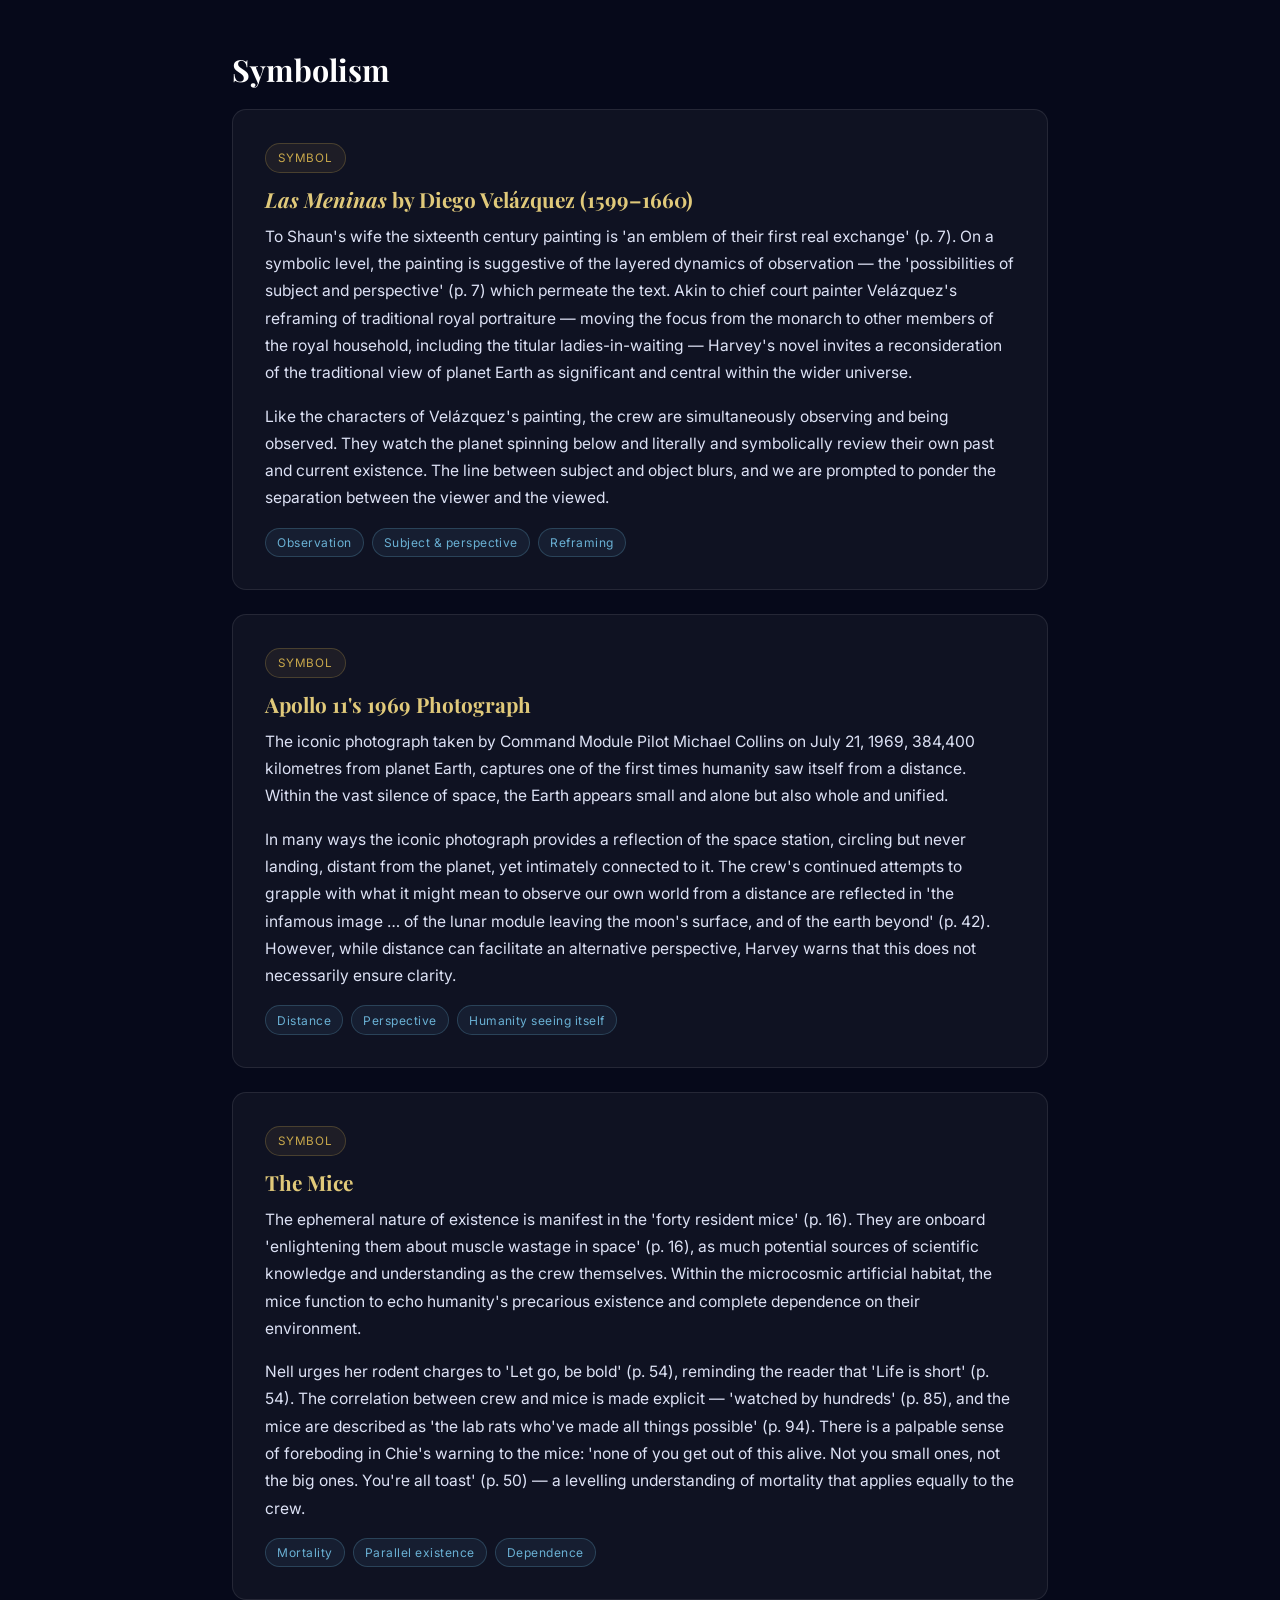
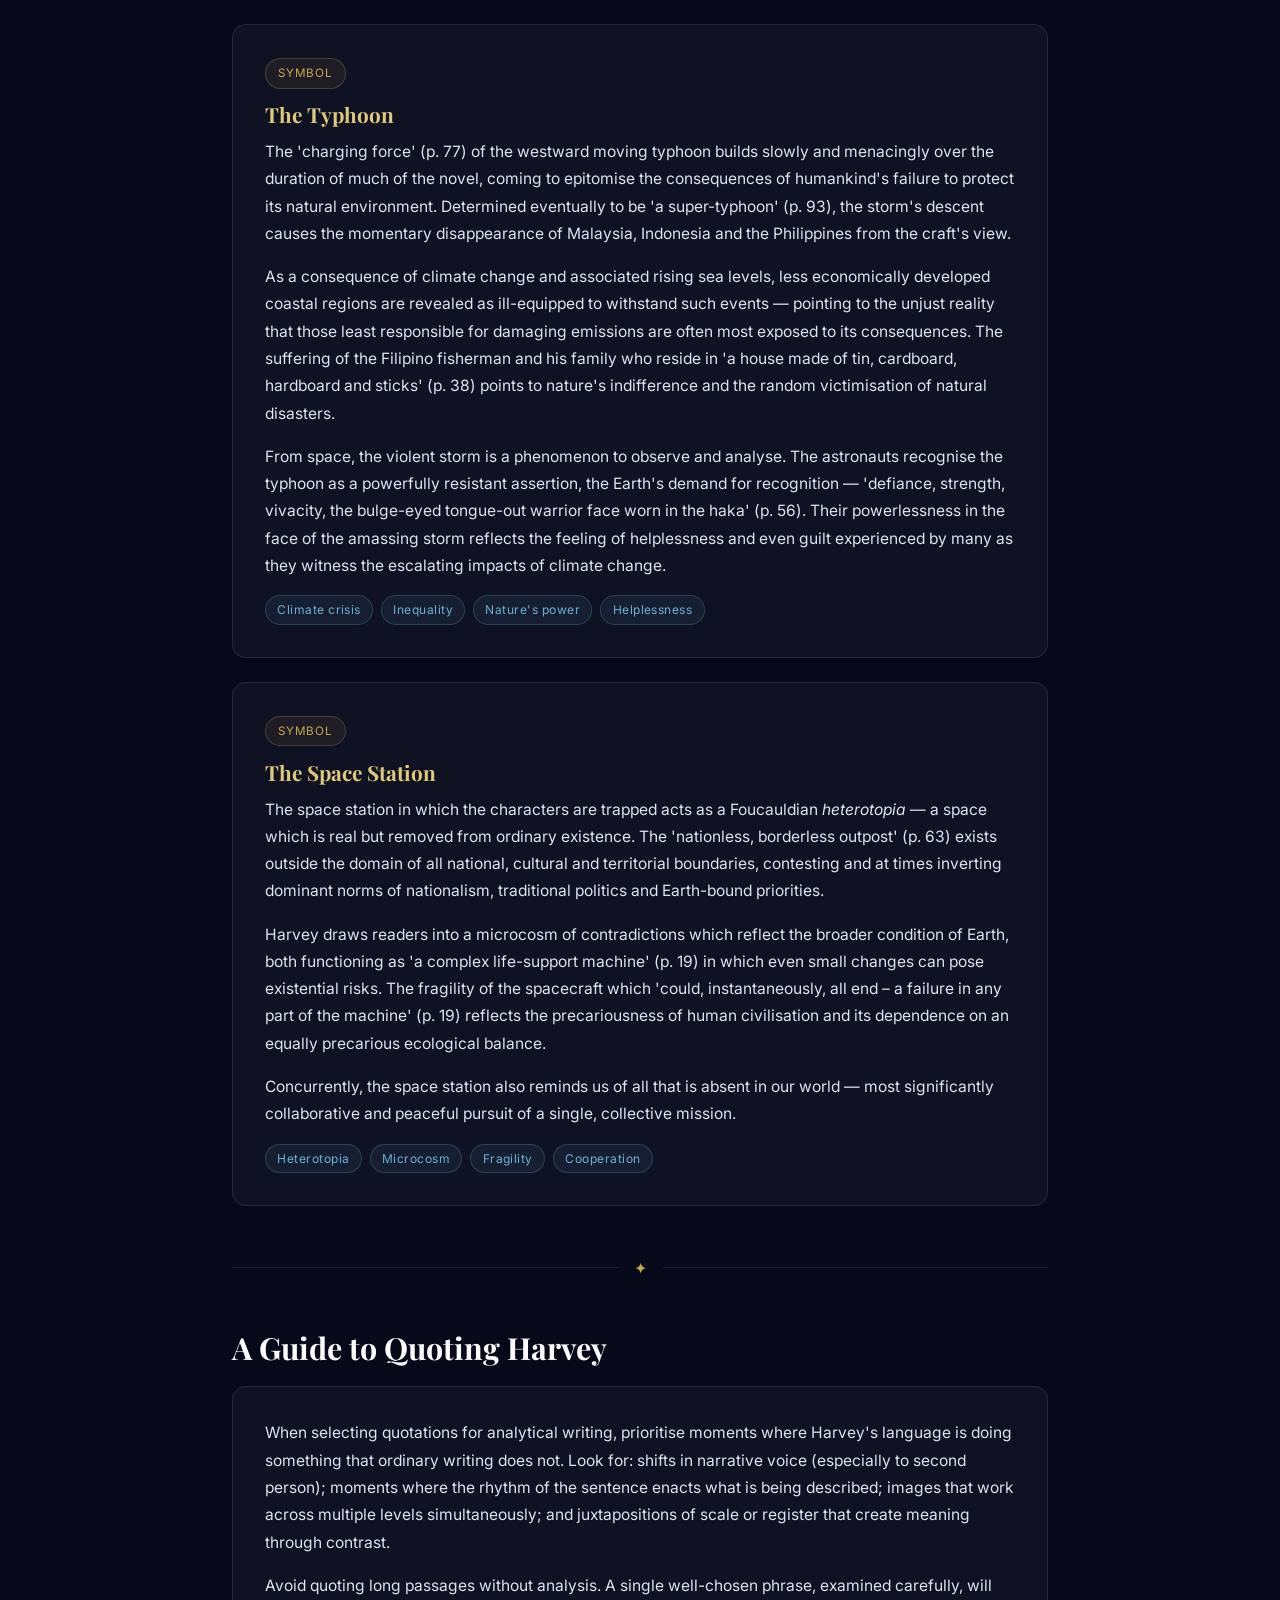
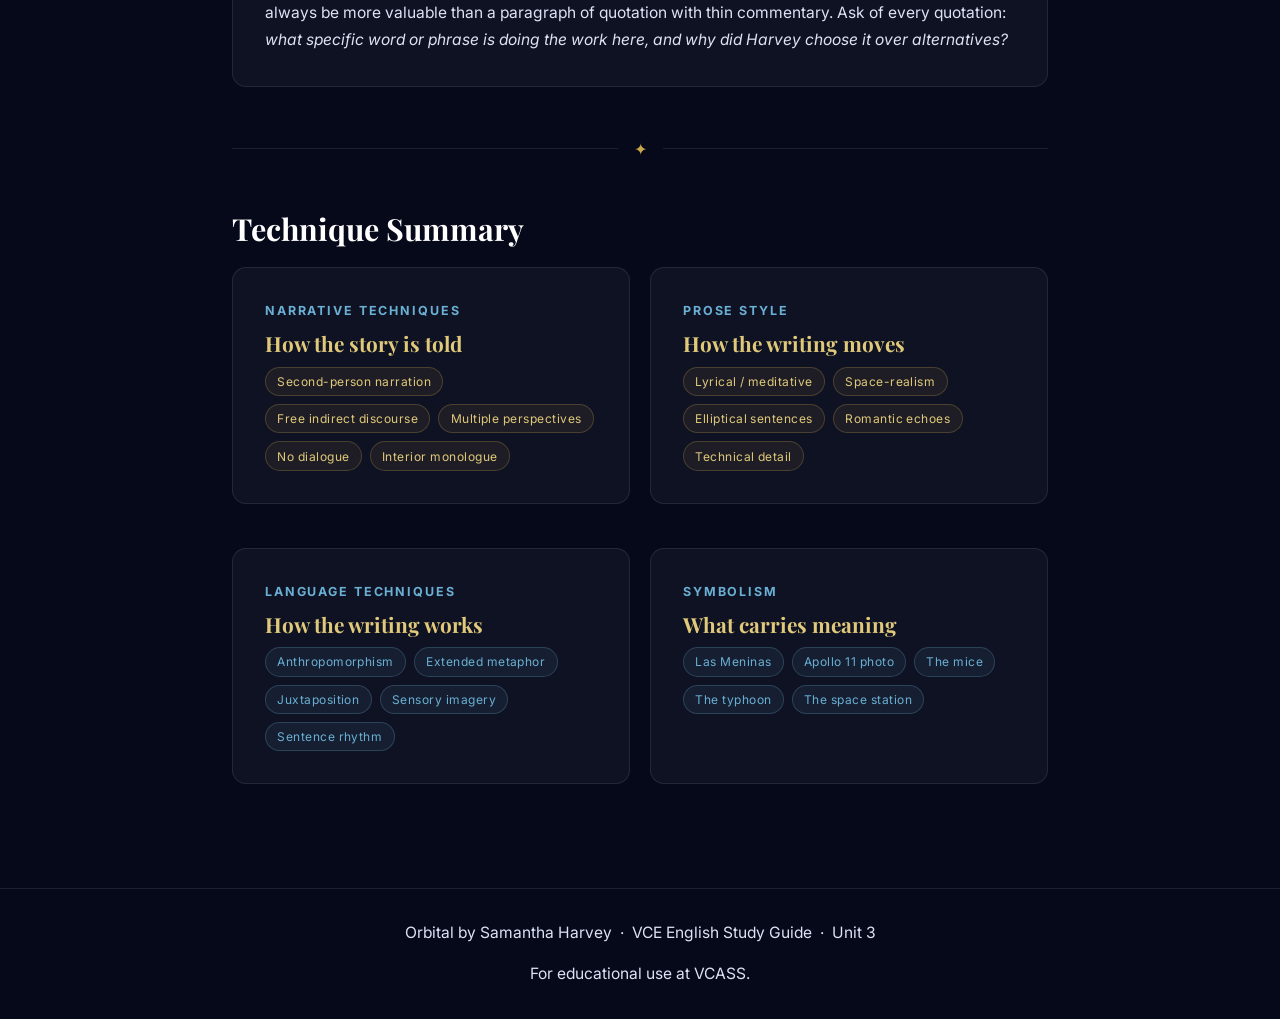
<file: language.html>
<!DOCTYPE html>
<html lang="en">
<head>
  <meta charset="UTF-8" />
  <meta name="viewport" content="width=device-width, initial-scale=1.0" />
  <title>Language & Style — Orbital Study Guide</title>
  <link rel="stylesheet" href="style.css" />
</head>
<body>

  <div id="starfield"></div>
  <div class="glow glow-1"></div>
  <div class="glow glow-2"></div>

  <nav>
    <a class="nav-brand" href="index.html">Orbital</a>
    <ul class="nav-links">
      <li><a href="index.html">Overview</a></li>
      <li><a href="characters.html">Characters</a></li>
      <li><a href="themes.html">Themes</a></li>
      <li><a href="language.html" class="active">Language</a></li>
      <li><a href="setting.html">Setting</a></li>
      <li><a href="structure.html">Structure</a></li>
      <li><a href="quotes.html">Quotes</a></li>
      <li><a href="quiz.html">Quiz</a></li>
    </ul>
  </nav>

  <main>

    <div class="hero">
      <p class="hero-eyebrow">Orbital &nbsp;·&nbsp; Language &amp; Style</p>
      <h1>How Harvey Writes</h1>
      <p class="hero-sub">Harvey has articulated the 'sheen of strangeness and otherliness' she believed needed to be brought to the writing of a tale set in low Earth orbit. The way she writes is inseparable from what she is trying to say.</p>
    </div>

    <div class="highlight">
      <h4>Why Craft Matters for VCE</h4>
      <p>In VCE English, analysis of language and style is not optional — it is the point. Understanding <em>what</em> Harvey is saying is necessary but not sufficient. You need to be able to explain <em>how</em> she achieves her effects: what specific choices she makes at the level of sentence, structure, imagery, and perspective, and why those choices matter. This page gives you the tools to do that.</p>
    </div>

    <div class="divider"><span>✦</span></div>

    <h2>Prose Style</h2>

    <div class="card">
      <span class="badge">Style</span>
      <h3>The 'Space Pastoral'</h3>
      <p>While a thoroughly contemporary novel reflecting current environmental threats, Harvey's lyrical style and meditative tone — in combination with the text's philosophical underpinnings — echo Romantic literature's pursuit of the sublime via connection with the natural world. The astronauts' orbit around Earth provides a panoramic perspective of the planet, and Harvey's poetic descriptions pay homage to the aching beauty, grandeur, terror and fragility bestowed by the Romantics onto the natural world.</p>
      <p>The Earth is framed not just as scenery, but as an emotionally and metaphysically potent source with whose ecosystems humanity is firmly interconnected. The distance from which the crew view their planet facilitates the characters' reflection on what it means to feel in a world that so often demands emotional detachment. The characters reveal what it is to experience humble belonging to that which is far greater and of which we lack full comprehension, and to exist as a vulnerable and finite being on a planet that is both our cradle and crucible.</p>
      <div class="tags">
        <span class="tag">Romantic echoes</span>
        <span class="tag">The sublime</span>
        <span class="tag">Panoramic perspective</span>
        <span class="tag">Beauty and terror</span>
      </div>
    </div>

    <div class="card">
      <span class="badge">Style</span>
      <h3>Sentence as Orbit</h3>
      <p>Like the planet she describes, the language of Harvey's brief novel can be characterised by its often elliptical 'Ceaseless movement' (p. 56), foreshadowed by the inclusion of Emma Lopes' map of <em>24 Hours of Earth Orbits with Daylight in the Northern Hemisphere</em> which precedes <em>Orbit minus 1</em>. Sentences drift, loop and spiral like the orbiting craft — 'old thoughts born into new moments' (pp. 8–9).</p>
      <p>In the absence of a classic plotline, the narrative arc is created and maintained by the rhythm and musicality of the language and the shift from sections devoted to mesmerising and wondrous imagery followed by decidedly domestic moments. Harvey's sentence rhythm shifts depending on what she is describing. Passages about the view from the cupola tend to use longer, more expansive sentences. Passages about the body — eating, exercising, experiencing grief — are often more clipped and direct. The rhythm does emotional work.</p>
      <div class="tags">
        <span class="tag">Elliptical movement</span>
        <span class="tag">Sentence rhythm</span>
        <span class="tag">Lyrical prose</span>
        <span class="tag">Pacing</span>
      </div>
    </div>

    <div class="card">
      <span class="badge">Style</span>
      <h3>'Space-Realism' and Technical Detail</h3>
      <p>At times at odds with the subtly woven references to characters' interiority, Harvey's presentation of her novel as 'space-realism' is reflected in the degree of technical detail she provides, welcoming readers into each character's present subjectivity as well as the spacecraft itself.</p>

      <div class="quote">
        <p>Their hands are in sealed experiment boxes or assembling or disassembling ruggedised units or refilling the auto-release food pouches in the modules of mice, their feet are in tethers at their workstations, their screwdrivers and spanners and scissors and pencils are drifting here and there about their heads and shoulders, a pair of tweezers breaks loose and sails towards the air vents which, in their imperceptible sucking, are the resting place of all lost things</p>
        <p class="quote-src">p. 37</p>
      </div>

      <p>This sense of realism and authenticity is reinforced using a range of technical terminology — specific equipment, scientific processes, the precise mechanics of life in microgravity. Harvey grounds the extraordinary in the mundane, making the reader feel the texture of daily life aboard the ISS before pulling back to the cosmic view.</p>
      <div class="tags">
        <span class="tag">Space-realism</span>
        <span class="tag">Technical terminology</span>
        <span class="tag">Authenticity</span>
        <span class="tag">Cosmic vs domestic</span>
      </div>
    </div>

    <div class="divider"><span>✦</span></div>

    <h2>Key Techniques</h2>

    <div class="card">
      <span class="badge">Narration</span>
      <h3>The Second-Person Voice</h3>
      <p>One of <em>Orbital</em>'s most striking formal choices is its use of second-person narration — passages addressed directly to 'you'. When Harvey writes 'you look down and see…', she pulls the reader into the experience. The boundary between the astronauts and the person reading dissolves.</p>
      <p>The effect is multiple. It creates intimacy — the reader is placed inside the experience rather than observing it. It also creates an ethical responsibility: if <em>you</em> are looking down at the planet, then what you see is your concern too. The second person is how Harvey makes the overview effect personal to everyone who reads the novel.</p>
      <p>The narration shifts across the novel — Harvey moves between third-person singular (focusing on individual characters), a collective third-person 'they', and the second-person 'you'. This fluid movement resists any single, fixed perspective, which is itself a thematic argument: there is no one stable vantage point, even from space.</p>
      <div class="tags">
        <span class="tag">Second person</span>
        <span class="tag">Reader positioning</span>
        <span class="tag">Intimacy</span>
        <span class="tag">Multiple perspectives</span>
      </div>
    </div>

    <div class="card">
      <span class="badge">Form</span>
      <h3>The Absence of Dialogue</h3>
      <p>There is no directly quoted speech in <em>Orbital</em>. Characters do not speak to one another in any conventional sense — there are no speech marks, no exchanges, no conversations rendered on the page. This keeps the reader inside consciousness rather than in the social world. Without dialogue, the novel has an almost meditative quality — like a long held breath.</p>
      <p>Rich in imagery and poetic prose, much of what readers learn about the characters is implied rather than directly stated. Harvey relies upon and trusts her readers to comprehend significance without excessive explication, drawing on an assumption of a shared centrality of emotion and memory in the human experience. The absence of detail serves to further highlight the universality of individual character's thoughts, emotions and feelings.</p>
      <div class="tags">
        <span class="tag">No dialogue</span>
        <span class="tag">Interior focus</span>
        <span class="tag">Implication over explication</span>
        <span class="tag">Stillness</span>
      </div>
    </div>

    <div class="card">
      <span class="badge">Imagery</span>
      <h3>Anthropomorphising Earth</h3>
      <p>Anthropomorphising the Earth positions readers to view the planet as a vulnerable, responsive being whose fate is intertwined with that of humankind's. The astronauts 'watch it sleep and wake' (p. 3), and the planet is described as 'the face of an exulted lover' and 'a mother waiting for her children to return' (p. 3). Collapsing the distance between humanity and the environment reflects humanity's intimate connection with the Earth, reinforcing a moral imperative to care for the planet.</p>
      <p>Metaphors draw continual connections between the manmade and natural worlds. A capsule's probe infiltrating the spaceship is compared to 'A bee entering a flower' (p. 78). The moon, too, is described as 'their silver companion' (p. 4), implying the living nature of all aspects of the cosmos, and hinting at the profound loneliness experienced by those aboard the spaceship.</p>
      <div class="tags">
        <span class="tag">Earth as character</span>
        <span class="tag">Extended metaphor</span>
        <span class="tag">Personification</span>
        <span class="tag">Moral imperative</span>
      </div>
    </div>

    <div class="card">
      <span class="badge">Technique</span>
      <h3>Scale and Juxtaposition</h3>
      <p>Perhaps Harvey's most consistent and important technique is the juxtaposition of vastly different scales. A paragraph describing geological time — mountains forming over millions of years — is followed by a sentence about the smell of a food pouch. A passage of extraordinary cosmic beauty gives way to a description of routine maintenance. Chie's grief for her dying mother is held alongside the impersonal violence of a typhoon.</p>
      <p>This juxtaposition is the novel's central argument. Harvey insists that both scales are real and both matter: individual human experience and geological time; private grief and planetary crisis; the mundane and the sublime. Neither cancels the other out. They coexist, uncomfortably and honestly, in the same orbiting moment.</p>
      <div class="tags">
        <span class="tag">Juxtaposition</span>
        <span class="tag">Scale</span>
        <span class="tag">Contrast</span>
        <span class="tag">Holding tension</span>
      </div>
    </div>

    <div class="divider"><span>✦</span></div>

    <h2>Symbolism</h2>

    <div class="card">
      <span class="badge">Symbol</span>
      <h3><em>Las Meninas</em> by Diego Velázquez (1599–1660)</h3>
      <p>To Shaun's wife the sixteenth century painting is 'an emblem of their first real exchange' (p. 7). On a symbolic level, the painting is suggestive of the layered dynamics of observation — the 'possibilities of subject and perspective' (p. 7) which permeate the text. Akin to chief court painter Velázquez's reframing of traditional royal portraiture — moving the focus from the monarch to other members of the royal household, including the titular ladies-in-waiting — Harvey's novel invites a reconsideration of the traditional view of planet Earth as significant and central within the wider universe.</p>
      <p>Like the characters of Velázquez's painting, the crew are simultaneously observing and being observed. They watch the planet spinning below and literally and symbolically review their own past and current existence. The line between subject and object blurs, and we are prompted to ponder the separation between the viewer and the viewed.</p>
      <div class="tags">
        <span class="tag">Observation</span>
        <span class="tag">Subject &amp; perspective</span>
        <span class="tag">Reframing</span>
      </div>
    </div>

    <div class="card">
      <span class="badge">Symbol</span>
      <h3>Apollo 11's 1969 Photograph</h3>
      <p>The iconic photograph taken by Command Module Pilot Michael Collins on July 21, 1969, 384,400 kilometres from planet Earth, captures one of the first times humanity saw itself from a distance. Within the vast silence of space, the Earth appears small and alone but also whole and unified.</p>
      <p>In many ways the iconic photograph provides a reflection of the space station, circling but never landing, distant from the planet, yet intimately connected to it. The crew's continued attempts to grapple with what it might mean to observe our own world from a distance are reflected in 'the infamous image … of the lunar module leaving the moon's surface, and of the earth beyond' (p. 42). However, while distance can facilitate an alternative perspective, Harvey warns that this does not necessarily ensure clarity.</p>
      <div class="tags">
        <span class="tag">Distance</span>
        <span class="tag">Perspective</span>
        <span class="tag">Humanity seeing itself</span>
      </div>
    </div>

    <div class="card">
      <span class="badge">Symbol</span>
      <h3>The Mice</h3>
      <p>The ephemeral nature of existence is manifest in the 'forty resident mice' (p. 16). They are onboard 'enlightening them about muscle wastage in space' (p. 16), as much potential sources of scientific knowledge and understanding as the crew themselves. Within the microcosmic artificial habitat, the mice function to echo humanity's precarious existence and complete dependence on their environment.</p>
      <p>Nell urges her rodent charges to 'Let go, be bold' (p. 54), reminding the reader that 'Life is short' (p. 54). The correlation between crew and mice is made explicit — 'watched by hundreds' (p. 85), and the mice are described as 'the lab rats who've made all things possible' (p. 94). There is a palpable sense of foreboding in Chie's warning to the mice: 'none of you get out of this alive. Not you small ones, not the big ones. You're all toast' (p. 50) — a levelling understanding of mortality that applies equally to the crew.</p>
      <div class="tags">
        <span class="tag">Mortality</span>
        <span class="tag">Parallel existence</span>
        <span class="tag">Dependence</span>
      </div>
    </div>

    <div class="card">
      <span class="badge">Symbol</span>
      <h3>The Typhoon</h3>
      <p>The 'charging force' (p. 77) of the westward moving typhoon builds slowly and menacingly over the duration of much of the novel, coming to epitomise the consequences of humankind's failure to protect its natural environment. Determined eventually to be 'a super-typhoon' (p. 93), the storm's descent causes the momentary disappearance of Malaysia, Indonesia and the Philippines from the craft's view.</p>
      <p>As a consequence of climate change and associated rising sea levels, less economically developed coastal regions are revealed as ill-equipped to withstand such events — pointing to the unjust reality that those least responsible for damaging emissions are often most exposed to its consequences. The suffering of the Filipino fisherman and his family who reside in 'a house made of tin, cardboard, hardboard and sticks' (p. 38) points to nature's indifference and the random victimisation of natural disasters.</p>
      <p>From space, the violent storm is a phenomenon to observe and analyse. The astronauts recognise the typhoon as a powerfully resistant assertion, the Earth's demand for recognition — 'defiance, strength, vivacity, the bulge-eyed tongue-out warrior face worn in the haka' (p. 56). Their powerlessness in the face of the amassing storm reflects the feeling of helplessness and even guilt experienced by many as they witness the escalating impacts of climate change.</p>
      <div class="tags">
        <span class="tag">Climate crisis</span>
        <span class="tag">Inequality</span>
        <span class="tag">Nature's power</span>
        <span class="tag">Helplessness</span>
      </div>
    </div>

    <div class="card">
      <span class="badge">Symbol</span>
      <h3>The Space Station</h3>
      <p>The space station in which the characters are trapped acts as a Foucauldian <em>heterotopia</em> — a space which is real but removed from ordinary existence. The 'nationless, borderless outpost' (p. 63) exists outside the domain of all national, cultural and territorial boundaries, contesting and at times inverting dominant norms of nationalism, traditional politics and Earth-bound priorities.</p>
      <p>Harvey draws readers into a microcosm of contradictions which reflect the broader condition of Earth, both functioning as 'a complex life-support machine' (p. 19) in which even small changes can pose existential risks. The fragility of the spacecraft which 'could, instantaneously, all end – a failure in any part of the machine' (p. 19) reflects the precariousness of human civilisation and its dependence on an equally precarious ecological balance.</p>
      <p>Concurrently, the space station also reminds us of all that is absent in our world — most significantly collaborative and peaceful pursuit of a single, collective mission.</p>
      <div class="tags">
        <span class="tag">Heterotopia</span>
        <span class="tag">Microcosm</span>
        <span class="tag">Fragility</span>
        <span class="tag">Cooperation</span>
      </div>
    </div>

    <div class="divider"><span>✦</span></div>

    <h2>A Guide to Quoting Harvey</h2>
    <div class="card">
      <p>When selecting quotations for analytical writing, prioritise moments where Harvey's language is doing something that ordinary writing does not. Look for: shifts in narrative voice (especially to second person); moments where the rhythm of the sentence enacts what is being described; images that work across multiple levels simultaneously; and juxtapositions of scale or register that create meaning through contrast.</p>
      <p>Avoid quoting long passages without analysis. A single well-chosen phrase, examined carefully, will always be more valuable than a paragraph of quotation with thin commentary. Ask of every quotation: <em>what specific word or phrase is doing the work here, and why did Harvey choose it over alternatives?</em></p>
    </div>

    <div class="divider"><span>✦</span></div>

    <h2>Technique Summary</h2>
    <div class="grid-2">
      <div class="card">
        <h4>Narrative Techniques</h4>
        <h3>How the story is told</h3>
        <div class="tags" style="margin-top:0;">
          <span class="tag tag-gold">Second-person narration</span>
          <span class="tag tag-gold">Free indirect discourse</span>
          <span class="tag tag-gold">Multiple perspectives</span>
          <span class="tag tag-gold">No dialogue</span>
          <span class="tag tag-gold">Interior monologue</span>
        </div>
      </div>
      <div class="card">
        <h4>Prose Style</h4>
        <h3>How the writing moves</h3>
        <div class="tags" style="margin-top:0;">
          <span class="tag tag-gold">Lyrical / meditative</span>
          <span class="tag tag-gold">Space-realism</span>
          <span class="tag tag-gold">Elliptical sentences</span>
          <span class="tag tag-gold">Romantic echoes</span>
          <span class="tag tag-gold">Technical detail</span>
        </div>
      </div>
      <div class="card">
        <h4>Language Techniques</h4>
        <h3>How the writing works</h3>
        <div class="tags" style="margin-top:0;">
          <span class="tag">Anthropomorphism</span>
          <span class="tag">Extended metaphor</span>
          <span class="tag">Juxtaposition</span>
          <span class="tag">Sensory imagery</span>
          <span class="tag">Sentence rhythm</span>
        </div>
      </div>
      <div class="card">
        <h4>Symbolism</h4>
        <h3>What carries meaning</h3>
        <div class="tags" style="margin-top:0;">
          <span class="tag">Las Meninas</span>
          <span class="tag">Apollo 11 photo</span>
          <span class="tag">The mice</span>
          <span class="tag">The typhoon</span>
          <span class="tag">The space station</span>
        </div>
      </div>
    </div>

  </main>

  <footer>
    <p>Orbital by Samantha Harvey &nbsp;·&nbsp; VCE English Study Guide &nbsp;·&nbsp; Unit 3</p>
    <p style="margin-top:0.4rem;">For educational use at VCASS.</p>
  </footer>

  <script>
    const field = document.getElementById('starfield');
    for (let i = 0; i < 200; i++) {
      const star = document.createElement('div');
      star.className = 'star';
      const size = Math.random() * 2.2 + 0.5;
      star.style.cssText = `width:${size}px;height:${size}px;top:${Math.random()*100}%;left:${Math.random()*100}%;--dur:${(Math.random()*4+2).toFixed(1)}s;--delay:${(Math.random()*4).toFixed(1)}s;opacity:${Math.random()*0.5+0.1};`;
      field.appendChild(star);
    }
  </script>

</body>
</html>
</file>
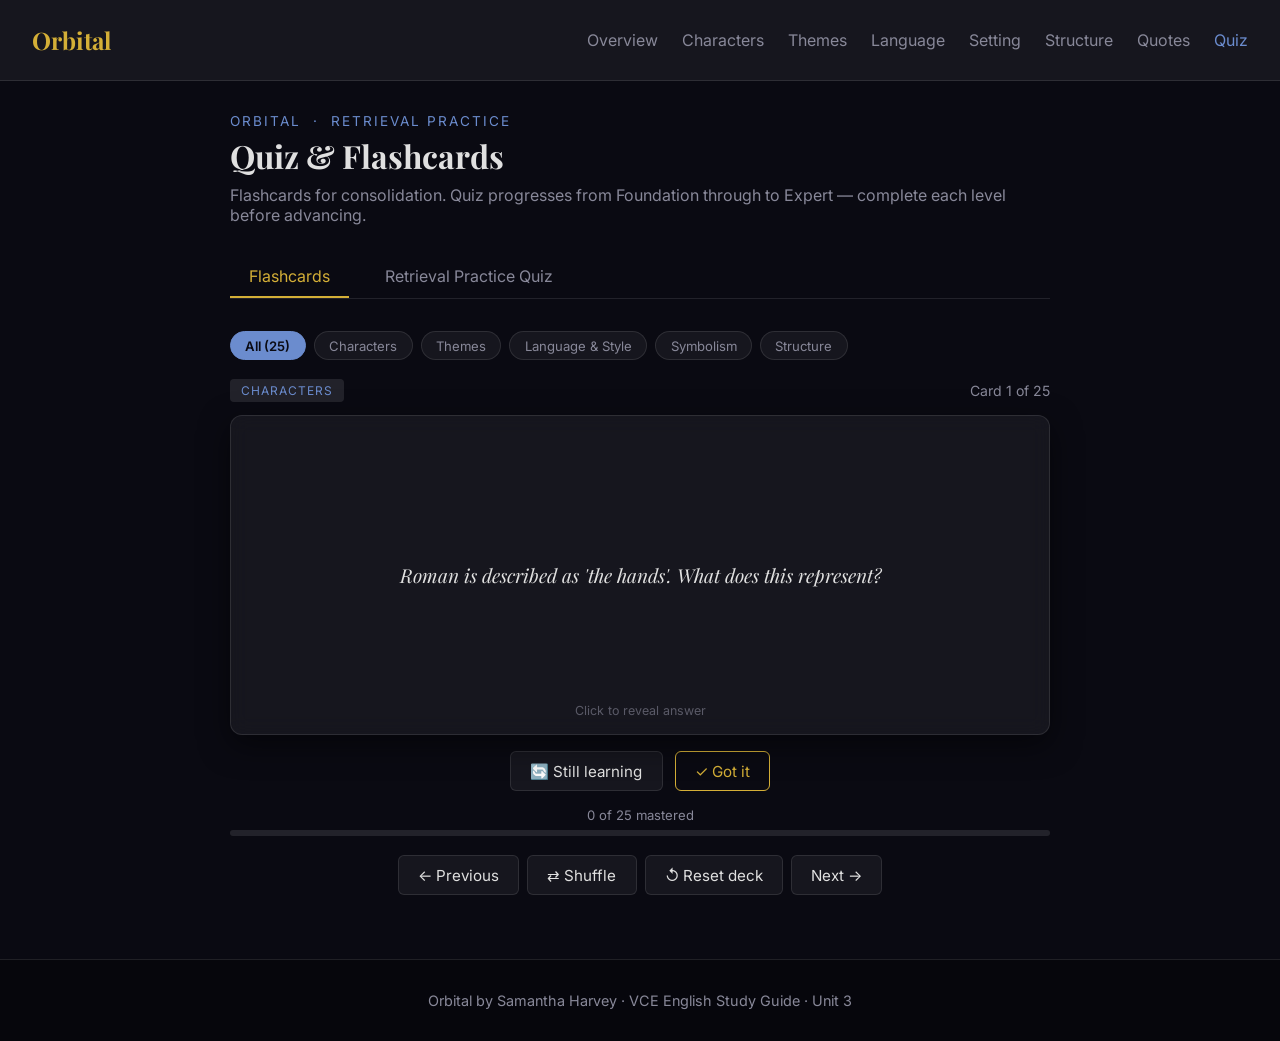
<file: quiz.html>
<!DOCTYPE html>
<html lang="en">
<head>
<meta charset="UTF-8">
<meta name="viewport" content="width=device-width, initial-scale=1.0">
<title>Quiz & Flashcards — Orbital Study Guide</title>
<link rel="preconnect" href="https://fonts.googleapis.com">
<link rel="preconnect" href="https://fonts.gstatic.com" crossorigin>
<link href="https://fonts.googleapis.com/css2?family=Inter:wght@400;600&family=Playfair+Display:ital,wght@0,400;0,700;1,400&display=swap" rel="stylesheet">
<style>
  :root {
    --bg: #0a0a12;
    --surface: rgba(255,255,255,0.05);
    --surface2: rgba(255,255,255,0.1);
    --accent: #6b8cce;
    --gold: #d4af37;
    --text: #e0e0e0;
    --text-muted: #888899;
    --foundation: #5ba4cf;
    --intermediate: #d4af37;
    --expert: #c05078;
  }
  body { background-color: var(--bg); color: var(--text); font-family: 'Inter', sans-serif; margin: 0; padding: 0; overflow-x: hidden; }

  /* Nav */
  nav { display: flex; justify-content: space-between; padding: 1.5rem 2rem; background: var(--surface); border-bottom: 1px solid var(--surface2); position: relative; z-index: 10; }
  .nav-brand { color: var(--gold); font-family: 'Playfair Display', serif; text-decoration: none; font-size: 1.5rem; font-weight: 700; }
  .nav-links { list-style: none; display: flex; gap: 1.5rem; margin: 0; padding: 0; align-items: center; flex-wrap: wrap; justify-content: flex-end; }
  .nav-links a { color: var(--text-muted); text-decoration: none; transition: color 0.3s; }
  .nav-links a.active, .nav-links a:hover { color: var(--accent); }

  /* Starfield */
  #starfield { position: fixed; top: 0; left: 0; width: 100vw; height: 100vh; z-index: -1; pointer-events: none; }
  .star { position: absolute; background: white; border-radius: 50%; opacity: 0; animation: twinkle var(--dur) infinite var(--delay); }
  @keyframes twinkle { 0%, 100% { opacity: 0; } 50% { opacity: 0.8; } }

  /* Layout */
  .container { max-width: 820px; margin: 2rem auto; padding: 0 1rem; position: relative; z-index: 5; }
  .hero-eyebrow { color: var(--accent); text-transform: uppercase; font-size: 0.85rem; letter-spacing: 2px; margin: 0 0 0.3rem; }
  h1 { font-family: 'Playfair Display', serif; margin: 0 0 0.5rem; }
  .hero-sub { color: var(--text-muted); font-size: 1rem; margin: 0 0 2rem; }

  /* Tabs */
  .tabs { display: flex; gap: 1rem; margin-bottom: 2rem; border-bottom: 1px solid var(--surface2); }
  .tab-btn { background: transparent; border: none; color: var(--text-muted); padding: 0.6rem 1.2rem; cursor: pointer; font-size: 1rem; font-family: 'Inter', sans-serif; border-bottom: 2px solid transparent; transition: all 0.3s; }
  .tab-btn.active { color: var(--gold); border-bottom-color: var(--gold); }
  .tab-btn:hover:not(.active) { color: var(--text); }

  /* Buttons */
  .btn { background: var(--surface); color: var(--text); border: 1px solid var(--surface2); padding: 0.6rem 1.2rem; border-radius: 6px; cursor: pointer; transition: background 0.2s, border-color 0.2s; font-family: 'Inter', sans-serif; font-size: 0.95rem; }
  .btn:hover { background: var(--surface2); border-color: var(--accent); }
  .btn-accent { background: var(--accent); color: var(--bg); border-color: var(--accent); font-weight: 600; }
  .btn-accent:hover { opacity: 0.85; background: var(--accent); }
  .btn-gold { background: transparent; color: var(--gold); border-color: var(--gold); }
  .btn-gold:hover { background: rgba(212,175,55,0.1); }

  /* ── FLASHCARDS ── */
  .flashcard-container { display: none; }
  .flashcard-container.active { display: block; }

  .fc-filters { display: flex; gap: 0.5rem; flex-wrap: wrap; margin-bottom: 1.2rem; }
  .filter-btn { background: var(--surface); color: var(--text-muted); border: 1px solid var(--surface2); padding: 0.35rem 0.9rem; border-radius: 20px; cursor: pointer; font-size: 0.82rem; font-family: 'Inter', sans-serif; transition: all 0.2s; }
  .filter-btn:hover { border-color: var(--accent); color: var(--text); }
  .filter-btn.active { background: var(--accent); color: var(--bg); border-color: var(--accent); font-weight: 600; }

  .fc-meta { display: flex; justify-content: space-between; align-items: center; margin-bottom: 0.8rem; font-size: 0.88rem; color: var(--text-muted); }
  .fc-meta .badge { background: var(--surface2); color: var(--accent); padding: 0.25rem 0.7rem; border-radius: 4px; font-size: 0.75rem; text-transform: uppercase; letter-spacing: 1px; }

  .fc-perspective { perspective: 1200px; }
  .flashcard-inner { width: 100%; height: 320px; position: relative; transform-style: preserve-3d; transition: transform 0.6s cubic-bezier(0.4, 0.2, 0.2, 1); cursor: pointer; }
  .flashcard-inner.flipped { transform: rotateY(180deg); }
  .card-face { position: absolute; width: 100%; height: 100%; backface-visibility: hidden; -webkit-backface-visibility: hidden; background: var(--surface); border: 1px solid var(--surface2); border-radius: 12px; backdrop-filter: blur(10px); display: flex; flex-direction: column; justify-content: center; align-items: center; padding: 2.5rem; box-sizing: border-box; text-align: center; box-shadow: 0 10px 30px rgba(0,0,0,0.5); }
  .card-front .hint { position: absolute; bottom: 1rem; font-size: 0.78rem; color: var(--text-muted); opacity: 0.6; }
  .card-front .q-text { font-family: 'Playfair Display', serif; font-style: italic; font-size: 1.2rem; line-height: 1.6; }
  .card-back { transform: rotateY(180deg); background: rgba(107,140,206,0.08); border-color: rgba(107,140,206,0.25); }
  .card-back .a-text { font-size: 1rem; line-height: 1.75; }

  .fc-mastery { display: flex; gap: 0.75rem; margin-top: 1rem; justify-content: center; }
  .mastery-bar { margin-top: 1rem; font-size: 0.82rem; color: var(--text-muted); text-align: center; }
  .mastery-track { display: flex; height: 6px; border-radius: 4px; overflow: hidden; background: var(--surface2); margin-top: 0.4rem; }
  .mastery-fill { background: #2ecc71; transition: width 0.4s ease; height: 100%; }

  .fc-controls { display: flex; justify-content: space-between; align-items: center; margin-top: 1.2rem; gap: 0.5rem; flex-wrap: wrap; justify-content: center; }

  /* ── QUIZ ── */
  .quiz-container { display: none; }
  .quiz-container.active { display: block; }

  /* Level tracker */
  .level-tracker { display: flex; align-items: center; justify-content: center; gap: 0; margin-bottom: 1.5rem; }
  .level-step { display: flex; align-items: center; gap: 0.4rem; padding: 0.4rem 0.9rem; border-radius: 20px; font-size: 0.82rem; font-weight: 600; color: var(--text-muted); border: 1px solid transparent; transition: all 0.3s; }
  .level-step.active { color: var(--bg); }
  .level-step.done { opacity: 0.5; }
  .level-connector { width: 2rem; height: 1px; background: var(--surface2); flex-shrink: 0; }

  .progress-bar { width: 100%; height: 6px; background: var(--surface); border-radius: 4px; overflow: hidden; margin-bottom: 1.8rem; }
  .progress-fill { height: 100%; background: var(--accent); width: 0%; transition: width 0.4s ease-out; }

  .quiz-card { background: var(--surface); border: 1px solid var(--surface2); border-radius: 12px; padding: 2.5rem; margin-bottom: 1.5rem; backdrop-filter: blur(10px); box-shadow: 0 10px 30px rgba(0,0,0,0.5); }

  .q-meta { display: flex; align-items: center; gap: 0.6rem; margin-bottom: 0.8rem; flex-wrap: wrap; }
  .q-level-badge { display: inline-block; padding: 0.2rem 0.7rem; border-radius: 20px; font-size: 0.75rem; font-weight: 600; border: 1px solid; letter-spacing: 0.5px; }
  .q-tag { display: inline-block; padding: 0.2rem 0.7rem; background: var(--surface2); color: var(--accent); border-radius: 4px; font-size: 0.75rem; text-transform: uppercase; letter-spacing: 1px; }
  .q-counter { margin-left: auto; color: var(--text-muted); font-size: 0.85rem; }

  #q-text { font-size: 1.15rem; font-weight: 600; margin: 0; line-height: 1.5; }

  .options { display: flex; flex-direction: column; gap: 0.75rem; margin-top: 1.5rem; }
  .option-btn { background: var(--surface); border: 1px solid var(--surface2); color: var(--text); padding: 1rem 1.2rem; border-radius: 8px; cursor: pointer; text-align: left; transition: all 0.2s; font-size: 0.98rem; font-family: 'Inter', sans-serif; line-height: 1.4; }
  .option-btn:hover:not(:disabled) { background: var(--surface2); border-color: var(--accent); }
  .option-btn.correct { background: rgba(46,204,113,0.15); border-color: #2ecc71; color: #2ecc71; }
  .option-btn.wrong { background: rgba(231,76,60,0.12); border-color: #e74c3c; color: #e74c3c; }

  .feedback { margin-top: 1.5rem; padding: 1rem 1.2rem; border-radius: 6px; display: none; background: rgba(0,0,0,0.3); border-left: 4px solid transparent; line-height: 1.6; font-size: 0.95rem; }
  .feedback.show { display: block; }
  .feedback.correct-feedback { border-color: #2ecc71; }
  .feedback.correct-feedback strong { color: #2ecc71; }
  .feedback.wrong-feedback { border-color: #e74c3c; }
  .feedback.wrong-feedback strong { color: #e74c3c; }
  .feedback .essay-tip { margin-top: 0.75rem; padding-top: 0.75rem; border-top: 1px solid var(--surface2); color: var(--gold); font-size: 0.88rem; }
  .feedback .essay-tip::before { content: "✍ Essay angle: "; font-weight: 600; }

  .q-next-wrap { text-align: right; margin-top: 0.5rem; }

  /* Level complete screen */
  .level-complete-screen { display: none; text-align: center; padding: 0; }
  .level-complete-screen.active { display: block; }
  .lc-title { font-family: 'Playfair Display', serif; font-size: 2rem; margin: 0.5rem 0; }
  .lc-score { font-size: 3.5rem; font-family: 'Playfair Display', serif; margin: 0.25rem 0; }
  .lc-msg { color: var(--text-muted); font-size: 0.95rem; margin: 0.5rem 0 1.5rem; line-height: 1.6; }
  .lc-next-label { font-size: 0.8rem; text-transform: uppercase; letter-spacing: 1.5px; color: var(--text-muted); margin-bottom: 0.4rem; }

  /* Final results */
  .end-screen { text-align: center; display: none; padding: 2.5rem 2rem; }
  .end-screen.active { display: block; }
  .score-display { font-size: 4rem; color: var(--gold); font-family: 'Playfair Display', serif; margin: 0.5rem 0; line-height: 1; }
  .score-message { color: var(--text-muted); font-size: 1rem; margin: 0.5rem 0 1.5rem; line-height: 1.6; }

  .breakdown { margin: 1.5rem 0 2rem; text-align: left; }
  .breakdown h3 { font-size: 0.8rem; text-transform: uppercase; letter-spacing: 1.5px; color: var(--accent); margin: 0 0 0.8rem; }
  .breakdown-row { display: flex; align-items: center; gap: 0.8rem; margin-bottom: 0.6rem; font-size: 0.88rem; }
  .breakdown-label { width: 110px; flex-shrink: 0; color: var(--text-muted); }
  .breakdown-track { flex: 1; height: 8px; background: var(--surface2); border-radius: 4px; overflow: hidden; }
  .breakdown-fill { height: 100%; border-radius: 4px; transition: width 0.6s ease; }
  .breakdown-score { width: 36px; text-align: right; color: var(--text); font-weight: 600; font-size: 0.82rem; }

  footer { text-align: center; padding: 2rem; border-top: 1px solid var(--surface2); margin-top: 4rem; color: var(--text-muted); font-size: 0.9rem; background: rgba(0,0,0,0.3); }

  @media (max-width: 600px) {
    nav { padding: 1rem; }
    .nav-links { gap: 0.6rem; font-size: 0.85rem; }
    .flashcard-inner { height: 360px; }
    .card-face { padding: 1.5rem; }
    .level-tracker { gap: 0; }
    .level-step { padding: 0.3rem 0.6rem; font-size: 0.75rem; }
    .level-connector { width: 1rem; }
  }
</style>
</head>
<body>

<nav>
  <a href="index.html" class="nav-brand">Orbital</a>
  <ul class="nav-links">
    <li><a href="index.html">Overview</a></li>
    <li><a href="characters.html">Characters</a></li>
    <li><a href="themes.html">Themes</a></li>
    <li><a href="language.html">Language</a></li>
    <li><a href="setting.html">Setting</a></li>
    <li><a href="structure.html">Structure</a></li>
    <li><a href="quotes.html">Quotes</a></li>
    <li><a href="quiz.html" class="active">Quiz</a></li>
  </ul>
</nav>

<div id="starfield"></div>

<div class="container">

  <p class="hero-eyebrow">Orbital &nbsp;·&nbsp; Retrieval Practice</p>
  <h1>Quiz &amp; Flashcards</h1>
  <p class="hero-sub">Flashcards for consolidation. Quiz progresses from Foundation through to Expert — complete each level before advancing.</p>

  <div class="tabs">
    <button class="tab-btn active" onclick="switchMode('flashcards', this)">Flashcards</button>
    <button class="tab-btn" onclick="switchMode('quiz', this)">Retrieval Practice Quiz</button>
  </div>

  <!-- ════════════════ FLASHCARD MODE ════════════════ -->
  <div id="flashcards-mode" class="flashcard-container active">

    <div class="fc-filters">
      <button class="filter-btn active" onclick="filterCards('All', this)">All (25)</button>
      <button class="filter-btn" onclick="filterCards('Characters', this)">Characters</button>
      <button class="filter-btn" onclick="filterCards('Themes', this)">Themes</button>
      <button class="filter-btn" onclick="filterCards('Language &amp; Style', this)">Language &amp; Style</button>
      <button class="filter-btn" onclick="filterCards('Symbolism', this)">Symbolism</button>
      <button class="filter-btn" onclick="filterCards('Structure', this)">Structure</button>
    </div>

    <div class="fc-meta">
      <span class="badge" id="fc-category">Characters</span>
      <span id="fc-counter">Card 1 of 25</span>
    </div>

    <div class="fc-perspective">
      <div class="flashcard-inner" id="flashcard" onclick="flipCard()">
        <div class="card-face card-front">
          <div class="q-text" id="fc-front">Prompt</div>
          <span class="hint">Click to reveal answer</span>
        </div>
        <div class="card-face card-back">
          <div class="a-text" id="fc-back">Answer</div>
        </div>
      </div>
    </div>

    <div class="fc-mastery">
      <button class="btn" onclick="markCard('learning')">🔄 Still learning</button>
      <button class="btn btn-gold" onclick="markCard('known')">✓ Got it</button>
    </div>
    <div class="mastery-bar">
      <span id="mastery-text">0 of 25 mastered</span>
      <div class="mastery-track"><div class="mastery-fill" id="mastery-fill" style="width:0%"></div></div>
    </div>

    <div class="fc-controls">
      <button class="btn" onclick="prevCard()">← Previous</button>
      <button class="btn" onclick="shuffleCards()">⇄ Shuffle</button>
      <button class="btn" onclick="resetMastery()">↺ Reset deck</button>
      <button class="btn" onclick="nextCard()">Next →</button>
    </div>

  </div>

  <!-- ════════════════ QUIZ MODE ════════════════ -->
  <div id="quiz-mode" class="quiz-container">

    <!-- Level tracker -->
    <div class="level-tracker" id="level-tracker">
      <div class="level-step" id="step-0" style="background:rgba(91,164,207,0.2);color:var(--foundation);border-color:rgba(91,164,207,0.4);">⬤ Foundation</div>
      <div class="level-connector"></div>
      <div class="level-step" id="step-1">⬤⬤ Intermediate</div>
      <div class="level-connector"></div>
      <div class="level-step" id="step-2">⬤⬤⬤ Expert</div>
    </div>

    <div class="progress-bar"><div class="progress-fill" id="progress-fill"></div></div>

    <!-- Active question screen -->
    <div id="quiz-active-screen">
      <div class="quiz-card">
        <div class="q-meta">
          <span class="q-level-badge" id="q-level-badge">Foundation</span>
          <span class="q-tag" id="q-category">Characters</span>
          <span class="q-counter" id="q-counter">1 / 7</span>
        </div>
        <h2 id="q-text">Question</h2>
        <div class="options" id="q-options"></div>
        <div class="feedback" id="q-feedback"></div>
      </div>
      <div class="q-next-wrap">
        <button class="btn btn-accent" id="q-next-btn" onclick="nextQuestion()" style="display:none;">Next Question →</button>
      </div>
    </div>

    <!-- Level complete screen -->
    <div id="level-complete-screen" class="level-complete-screen quiz-card">
      <div id="lc-badge" class="q-level-badge" style="font-size:0.9rem;padding:0.3rem 1rem;">Foundation Complete</div>
      <div class="lc-score" id="lc-score">7 / 7</div>
      <p class="lc-msg" id="lc-msg">Message</p>
      <div class="lc-next-label" id="lc-next-label">Next level</div>
      <button class="btn btn-accent" id="lc-continue-btn" onclick="continueToNextLevel()">Continue →</button>
    </div>

    <!-- Final results screen -->
    <div id="quiz-end-screen" class="end-screen quiz-card">
      <p class="hero-eyebrow">Mission Complete</p>
      <div class="score-display" id="score-display">0 / 20</div>
      <p class="score-message" id="score-message"></p>
      <div class="breakdown" id="score-breakdown"></div>
      <button class="btn btn-accent" onclick="restartQuiz()">↺ Restart &amp; Reshuffle</button>
    </div>

  </div>
</div>

<footer>
  Orbital by Samantha Harvey &middot; VCE English Study Guide &middot; Unit 3
</footer>

<script>
// ─────────────────────────────────────────────────────────────
// FLASHCARD DATA — 25 single-point cards
// ─────────────────────────────────────────────────────────────
const flashcardsData = [
  // Characters (6)
  { category: "Characters",
    front: "Roman is described as 'the hands'. What does this represent?",
    back: "His dexterity and practicality — the Russian commander is responsible for the physical operation of the mission, capable of fixing anything aboard the station." },
  { category: "Characters",
    front: "Which two quotes from page 54 capture Anton's sense of isolation in orbit?",
    back: "'the staggering blackness' and 'booming silence' (p.54) — Harvey's sonic and visual imagery renders disconnection as a physical, sensory experience." },
  { category: "Characters",
    front: "Why is Shaun described as 'the soul' of the crew?",
    back: "He exists 'to convince them all that they have souls' (p.19) — his quiet Christian faith provides a spiritual register through which the crew can engage with the vastness of space." },
  { category: "Characters",
    front: "What does Nell's role as 'the breath' represent thematically?",
    back: "As the meteorologist who observes the atmosphere, she ties the crew to Earth's natural rhythms — embodying humanity's intimate, physical dependence on the planet's living systems." },
  { category: "Characters",
    front: "How does Pietro view space exploration in his most critical moment?",
    back: "He declares the spacecraft 'totems of a species gone mad with self-love' (p.53) — recognising the hubris and narcissism that can underpin the desire to conquer new frontiers." },
  { category: "Characters",
    front: "Why is Chie described as 'the conscience' of the crew?",
    back: "Her family's connection to the US bombing of Nagasaki (1945) forces a reckoning with the destructive consequences of scientific advancement, grounding the novel's ethical critique of uncritical progress." },
  // Themes (8)
  { category: "Themes",
    front: "What does 'a rolling indivisible globe which knows no possibility of separation' (p.72) reveal about interconnectedness?",
    back: "From orbit, national borders dissolve — the quote exposes political divisions as artificial constructs, invisible against the reality of a single, unified planet." },
  { category: "Themes",
    front: "What is the thematic significance of Shaun's Las Meninas postcard, Chie's photo, and Roman's felt moon?",
    back: "These personal items argue that what sustains human beings in extraordinary environments is personal connection, not technological achievement — grounding the cosmic in the intimate." },
  { category: "Themes",
    front: "What does 'the late smash-it-all-up teenage stage of self-harm and nihilism' (p.30) suggest about Harvey's view of humanity?",
    back: "She figures ecological negligence as an adolescent phase — implying eventual maturity. The metaphor holds space for hope: adolescence is not a permanent condition." },
  { category: "Themes",
    front: "What does 'they are data' (p.95) reveal about the theme of solitude and insignificance?",
    back: "The astronauts are reduced to biological statistics by the institutions they serve — stripped of individuality and positioned as specimens rather than human beings." },
  { category: "Themes",
    front: "How does Harvey contrast Nell's atheism with Shaun's faith in a single phrase?",
    back: "'Hers an occurrence of nature and his an artwork' (p.45) — belief is a different lens, equally valid, not an error or an obstacle to scientific understanding." },
  { category: "Themes",
    front: "What does 'a big-hearted fanciful spasm of hope' (p.29) suggest about space exploration?",
    back: "Despite humanity's destructive tendencies, the desire to explore the cosmos reflects an enduring, optimistic impulse to transcend our limitations — hope as a distinctly human characteristic." },
  { category: "Themes",
    front: "What does 'A human being was not made to stand still' (p.133) reveal about the theme of purpose?",
    back: "The same restless drive that produces exploration also produces exploitation — Harvey's non-judgemental commentary refuses to separate the noble from the destructive in human ambition." },
  { category: "Themes",
    front: "What does the 'crack that's appeared' (p.132) in the space station's hull signify?",
    back: "The ageing, fragile station mirrors Earth's own precarious ecosystem — both are finite, vulnerable homes showing signs of deterioration under the weight of human activity." },
  // Language & Style (5)
  { category: "Language & Style",
    front: "What is the effect of Harvey's second-person narration?",
    back: "It positions the reader inside the experience, collapsing the boundary between audience and character — the ethical concerns the novel raises become impossible to hold at a distance." },
  { category: "Language & Style",
    front: "Why does Harvey remove conventional dialogue and speech marks from the novel?",
    back: "Interior reflection and spoken words merge into a continuous flow — consistent with Harvey's project of dissolving boundaries, whether national, personal, or formal." },
  { category: "Language & Style",
    front: "How does Harvey anthropomorphise Earth on page 3, and what is the moral effect?",
    back: "The planet is 'the face of an exulted lover' and 'a mother waiting for her children to return' — positioning Earth as a living entity reinforces a personal, moral obligation to care for it." },
  { category: "Language & Style",
    front: "What does Harvey mean by 'space-realism'?",
    back: "Her term for the novel's grounding in the lived, mundane realities of orbit — technical detail, bodily atrophy, routine maintenance — which resists the escapism of speculative science fiction." },
  { category: "Language & Style",
    front: "How does Harvey's sentence structure reflect the novel's setting?",
    back: "'Ceaseless movement' (p.56) — sentences drift, loop and spiral like the orbiting craft, creating 'old thoughts born into new moments' (pp.8–9). The prose rhythm enacts the orbital motion it describes." },
  // Symbolism (4)
  { category: "Symbolism",
    front: "How does Las Meninas function symbolically in Orbital?",
    back: "It represents the layered dynamics of observation — who watches and who is watched. The crew observe Earth while being observed by Mission Control, just as Velázquez both painted and appears in his own canvas." },
  { category: "Symbolism",
    front: "Chie warns the mice: 'none of you get out of this alive' (p.50). Who else does this apply to?",
    back: "Everyone — the levelling of mortality is complete. 'Not you small ones, not the big ones. You're all toast' (p.50). The mice mirror the crew's confinement and fragility, and through them, all human life." },
  { category: "Symbolism",
    front: "What injustice does the typhoon reveal about climate change?",
    back: "Those least responsible for emissions — like the Filipino fisherman's family on 'hopelessly low-lying' land (p.38) — are most exposed to catastrophic consequences. Vulnerability and culpability are inversely distributed." },
  { category: "Symbolism",
    front: "Why is the space station described as a 'heterotopia'?",
    back: "A 'nationless, borderless outpost' (p.63) — the ISS exists outside all ordinary societal norms, suspending the rules of national sovereignty and modelling what cooperative human endeavour might look like." },
  // Structure (2)
  { category: "Structure",
    front: "What is the effect of confining the narrative to 24 hours?",
    back: "The unity of time compresses individual human moments against geological and cosmic time scales — amplifying both the significance and the brevity of human existence." },
  { category: "Structure",
    front: "How does Harvey's shifting narration — third person, collective 'they', second person 'you' — function thematically?",
    back: "It refuses a single fixed perspective, mirroring the orbital view. Understanding requires moving between individual, collective, and universal vantage points — no one position is sufficient." }
];

// ─────────────────────────────────────────────────────────────
// QUIZ DATA
// ─────────────────────────────────────────────────────────────

// FOUNDATION — identification and recall (7 questions)
const foundationData = [
  { category: "Characters",
    question: "Which crew member is described as 'the hands' of the spacecraft?",
    options: ["Anton", "Roman", "Pietro", "Shaun"],
    correct: 1,
    explanation: "Roman is the Russian commander — dextrous and practical, he represents the physical operation of the mission and the capability of human progress." },
  { category: "Characters",
    question: "Which character exists 'to convince them all that they have souls' (p.19)?",
    options: ["Chie", "Nell", "Shaun", "Pietro"],
    correct: 2,
    explanation: "Shaun is 'the soul'. His quiet Christian faith provides a spiritual register through which the crew can make sense of encounters with the vastness of space." },
  { category: "Themes",
    question: "Complete the quote: 'a rolling indivisible globe which knows no possibility of ___' (p.72).",
    options: ["destruction", "belonging", "separation", "return"],
    correct: 2,
    explanation: "This quote captures the key idea of interconnectedness — from orbit, national borders dissolve and the planet appears as one unified whole." },
  { category: "Language & Style",
    question: "What term does Harvey use to describe her novel's approach to its setting?",
    options: ["Hard sci-fi", "Space-realism", "Space opera", "Climate fiction"],
    correct: 1,
    explanation: "Harvey coins 'space-realism' to signal her rejection of speculative sci-fi tropes in favour of the lived, mundane realities of low Earth orbit." },
  { category: "Symbolism",
    question: "What do the 'forty resident mice' (p.16) aboard the ISS primarily represent?",
    options: ["The resilience of nature", "The crew's scientific purpose", "The crew's own mortality and confinement", "Mission Control's surveillance"],
    correct: 2,
    explanation: "Like the crew, the mice are confined and destined to die. Chie's warning — 'none of you get out of this alive' (p.50) — applies equally to every human being." },
  { category: "Structure",
    question: "What single time period does the novel's entire action span?",
    options: ["One orbit (90 minutes)", "One week", "24 hours (16 orbits)", "One month"],
    correct: 2,
    explanation: "Harvey employs the classical unity of time, confining the narrative to a single day — compressing the fleeting details of human existence against the vastness of the cosmos." },
  { category: "Characters",
    question: "Which crew member's family connection to the 1945 Nagasaki bombing makes her 'the conscience' of the crew?",
    options: ["Nell", "Chie", "Anton", "Roman"],
    correct: 1,
    explanation: "Chie's personal history forces a reckoning with the destructive consequences of scientific advancement — she embodies the novel's ethical critique of uncritical progress." }
];

// INTERMEDIATE — explanation and effect (7 questions)
const intermediateData = [
  { category: "Themes",
    question: "Harvey describes humanity as 'in the late smash-it-all-up teenage stage of self-harm and nihilism' (p.30). What does this metaphor suggest?",
    options: ["Humanity is beyond redemption and ecological collapse is inevitable", "Humanity is in a developmental phase it can grow beyond, implying eventual ecological responsibility", "The astronauts themselves are reckless and irresponsible", "Harvey is critiquing young people specifically"],
    correct: 1,
    explanation: "The VATE guide notes Harvey resists despondency — the adolescence metaphor implies growth is possible. The novel provides hope that humankind will mature and accept its responsibility to the planet.",
    essay: "By positioning ecological neglect as a developmental stage rather than a fixed condition, Harvey retains the possibility of change — making the novel ultimately one of cautious hope, not despair." },
  { category: "Language & Style",
    question: "Harvey describes Earth as 'a mother waiting for her children to return' (p.3). What is the primary effect of this anthropomorphism?",
    options: ["It makes the novel more accessible to younger readers", "It collapses the distance between humanity and the environment, reinforcing a moral obligation to care for the planet", "It suggests the astronauts have romantic feelings for Earth", "It positions Earth as threatening and powerful"],
    correct: 1,
    explanation: "Positioning Earth as a living, emotional entity makes ecological responsibility feel intimate and personal rather than abstract. The VATE guide identifies this as central to Harvey's moral vision.",
    essay: "Harvey's personification of Earth transforms the planet from backdrop to protagonist, repositioning the reader as morally accountable to the world they inhabit." },
  { category: "Characters",
    question: "Pietro declares the spacecraft 'totems of a species gone mad with self-love' (p.53). How does this characterisation function in the novel?",
    options: ["It positions Pietro as the novel's villain", "It creates productive tension — admiration for human ambition exists alongside critique of its destructive consequences", "It suggests Harvey believes space exploration should be abandoned", "It is Pietro's comic relief role in the crew"],
    correct: 1,
    explanation: "Harvey uses Pietro's cynicism as a counterpoint to the novel's moments of awe. Shaun also asks whether 'man's lust for space is curiosity or ingratitude' (p.49) — Harvey refuses to resolve this tension.",
    essay: "Harvey uses Pietro's voice to sustain a productive irony: the mission that enables transcendent beauty is also a 'totem' of the very hubris that has damaged the planet below." },
  { category: "Symbolism",
    question: "How does the gathering typhoon function symbolically in the novel?",
    options: ["As a metaphor for the astronauts' inner emotional turmoil", "As a symbol of nature's power and the disproportionate impact of the climate crisis on vulnerable populations", "As a sign that the mission is in danger", "As a symbol of Russian-American political conflict"],
    correct: 1,
    explanation: "The Filipino fisherman's family on 'hopelessly low-lying' (p.38) land are most exposed to a catastrophe caused by the industrialised world. The VATE guide identifies the typhoon as Harvey's central emblem of climate injustice.",
    essay: "Harvey uses the crew's helpless observation of the typhoon to indict the reader alongside them — witnesses to catastrophe who are geographically and ethically implicated in its causes." },
  { category: "Language & Style",
    question: "What is the effect of Harvey removing conventional dialogue and speech marks from the novel?",
    options: ["It creates confusion about what is happening", "It reflects the crew's inability to communicate with each other", "It creates a fluid narrative where interior reflection and external speech merge, consistent with the novel's dissolution of boundaries", "It is a stylistic accident"],
    correct: 2,
    explanation: "The VATE guide identifies this as consistent with Harvey's broader project — in a novel about dissolving borders (national, personal, temporal), even the markers separating inner from outer are removed.",
    essay: "The absence of quotation marks is a structural argument: in a novel that insists on the permeability of all boundaries, even the conventional separation of self from world is refused." },
  { category: "Structure",
    question: "How does the 24-hour time frame create meaning in Orbital?",
    options: ["It creates a thriller-like countdown structure", "It mirrors the length of a single orbit", "It compresses individual human moments against geological and cosmic time scales, amplifying their significance and fragility", "It allows Harvey to avoid describing life in space over a longer period"],
    correct: 2,
    explanation: "The VATE guide identifies the unity of time as a structural argument — the single day measures human experience against the cosmos, finding it both insignificant and precious.",
    essay: "The unity of time is simultaneously a structural constraint and a thematic claim — Harvey uses the single day to argue that even fleeting human moments carry weight against the indifferent cosmos." },
  { category: "Themes",
    question: "How does Harvey present the relationship between faith and science through Nell and Shaun?",
    options: ["Science and faith are shown to be fundamentally incompatible", "Faith is presented as intellectually inferior to scientific reasoning", "'Hers an occurrence of nature and his an artwork' (p.45) — belief is a different lens, equally valid", "Shaun eventually abandons his faith during the mission"],
    correct: 2,
    explanation: "Nell comes to recognise that Shaun's theism is not an error but an alternative way of engaging with the sublime. Harvey resists positioning either worldview as superior.",
    essay: "Harvey uses the contrast between Nell and Shaun to argue that wonder — whether scientific or spiritual — is a legitimate and necessary response to the vastness of existence." }
];

// EXPERT — analysis and evaluation (6 questions)
const expertData = [
  { category: "Themes",
    question: "Harvey figures space exploration as 'a big-hearted fanciful spasm of hope' (p.29) and humanity as being 'in the late smash-it-all-up teenage stage of self-harm' (p.30). What does the coexistence of these framings argue?",
    options: ["Harvey is inconsistent — she cannot decide whether to be optimistic or pessimistic", "Hope and destructive impulse are not opposites but products of the same restless human nature — the question is which we choose to act on", "The hope is ironic and Harvey is ultimately despairing", "Individual astronauts are hopeful but institutions are destructive"],
    correct: 1,
    explanation: "The VATE guide identifies this productive tension as central to the novel's ethical vision. Harvey refuses resolution — the same drive that produces transcendence also produces exploitation. The reader must sit with this discomfort.",
    essay: "Harvey's refusal to resolve the tension between hope and destructiveness is not a structural weakness but her central ethical argument — action is required precisely because neither outcome is guaranteed." },
  { category: "Language & Style",
    question: "The VATE guide describes Orbital as achieving a 'sheen of strangeness and otherliness'. Considering Harvey's use of anthropomorphism, 'space-realism', and elliptical prose, how does her style produce this quality?",
    options: ["By making familiar things unfamiliar and unfamiliar things intimate — domesticating space and defamiliarising Earth simultaneously", "By using highly technical scientific language that alienates the reader", "By refusing to describe Earth and focusing entirely on the spacecraft interior", "By imitating the prose style of earlier space narratives"],
    correct: 0,
    explanation: "Harvey grounds extraordinary cosmic experience in mundane technical detail (space-realism) while simultaneously making the familiar Earth strange through lyrical anthropomorphism. The reader is unsettled in both directions.",
    essay: "Harvey's style performs the novel's argument — by making the familiar strange and the strange intimate, she forces the reader into the disorienting perceptual shift the overview effect produces in the astronauts themselves." },
  { category: "Symbolism",
    question: "Both Las Meninas and the Apollo 11 photograph involve the question of who observes and who is observed. How does Harvey use this shared concern to develop a coherent argument about perspective?",
    options: ["Both symbols show that observation is always neutral and objective", "Both reveal that the position from which we observe determines what we see as significant — and that the observer is always also being observed", "Both symbols are primarily about the history of art and photography", "Harvey uses them to contrast European and American cultural values"],
    correct: 1,
    explanation: "The VATE guide identifies Las Meninas as exploring 'the possibilities of subject and perspective' (p.7). The Apollo 11 photograph captures humanity seeing itself from a distance. Together they argue that all perspective is positional.",
    essay: "By pairing these two images of self-observation, Harvey argues that distance does not guarantee clarity — changing the vantage point reveals new blind spots even as it illuminates others." },
  { category: "Characters",
    question: "Harvey assigns each crew member a body part: hands, heart, soul, breath, mind, conscience. Evaluate what this extended metaphor argues about individual identity and collective humanity.",
    options: ["It suggests individuals only matter insofar as they serve a collective function", "It argues that individual difference and collective unity are not opposites — each unique person is necessary for the crew, and by extension humanity, to function as a whole", "It reduces characters to types rather than full human beings", "It is primarily a structural device to help the reader remember who is who"],
    correct: 1,
    explanation: "The VATE guide reads this alongside Harvey's argument about interconnectedness — the crew are 'so together that even their thoughts, their internal mythologies, at times convene' (p.1) while retaining distinct identities.",
    essay: "The body metaphor allows Harvey to argue simultaneously for the irreducible value of individual difference and the necessity of collective interdependence — each part essential, none sufficient alone." },
  { category: "Structure",
    question: "Harvey's narration shifts between third-person singular, collective 'they', and second-person 'you'. Evaluate what this structural choice argues about perspective itself.",
    options: ["It reflects Harvey's uncertainty about how to write the novel", "It demonstrates that no single perspective is sufficient — understanding requires movement between individual, collective, and universal vantage points", "It is designed to create confusion mirroring the crew's disorientation", "It allows Harvey to avoid committing to a single character's viewpoint"],
    correct: 1,
    explanation: "The VATE guide identifies the fluid narration as formally enacting the novel's theme — a text concerned with the dissolution of boundaries must itself refuse a fixed observational stance.",
    essay: "Harvey's narrative mobility is a formal argument: a novel about seeing differently must demonstrate that seeing is always positional — and that any single vantage point, however privileged, remains partial." },
  { category: "Themes",
    question: "Evaluate the claim that Orbital is ultimately a novel of hope rather than despair.",
    options: ["The claim is entirely accurate — the novel ends with the crew safely returning to Earth", "The claim is misleading — Harvey clearly despairs of humanity's ability to address ecological crisis", "The claim is partially true — Harvey holds hope and grief in sustained tension, resisting resolution in either direction, which is itself a form of ethical seriousness", "The claim depends entirely on which character the reader most identifies with"],
    correct: 2,
    explanation: "The VATE guide is clear that Harvey 'resists succumbing to despondency' while refusing false comfort. The novel's refusal to resolve the tension between hope and despair is not a weakness but its central argument.",
    essay: "To call Orbital simply hopeful or simply despairing is to misread its ethical project — Harvey insists that sitting with unresolved tension, rather than demanding a verdict, is the only honest response to the scale of what faces humanity." }
];

// ─────────────────────────────────────────────────────────────
// LEVEL CONFIG
// ─────────────────────────────────────────────────────────────
const LEVELS = [
  { name: 'Foundation', color: '#5ba4cf', dots: '⬤', questions: foundationData },
  { name: 'Intermediate', color: '#d4af37', dots: '⬤⬤', questions: intermediateData },
  { name: 'Expert', color: '#c05078', dots: '⬤⬤⬤', questions: expertData }
];
const TOTAL_QUESTIONS = LEVELS.reduce((s, l) => s + l.questions.length, 0);

// ─────────────────────────────────────────────────────────────
// FLASHCARD STATE
// ─────────────────────────────────────────────────────────────
let flashcards = [...flashcardsData];
let fcIndex = 0;
let knownIndices = new Set();
let currentFilter = 'All';

function filterCards(category, btn) {
  document.querySelectorAll('.filter-btn').forEach(b => b.classList.remove('active'));
  btn.classList.add('active');
  currentFilter = category;
  rebuildDeck();
}

function rebuildDeck() {
  let pool = currentFilter === 'All'
    ? [...flashcardsData]
    : flashcardsData.filter(c => c.category === currentFilter);
  flashcards = pool.filter(c => !knownIndices.has(flashcardsData.indexOf(c)));
  if (flashcards.length === 0) flashcards = pool;
  fcIndex = 0;
  loadFlashcard();
}

function loadFlashcard() {
  if (!flashcards.length) return;
  const card = flashcards[fcIndex];
  document.getElementById('fc-category').innerText = card.category;
  document.getElementById('fc-front').innerText = card.front;
  document.getElementById('fc-back').innerText = card.back;
  document.getElementById('fc-counter').innerText = `Card ${fcIndex + 1} of ${flashcards.length}`;
  document.getElementById('flashcard').classList.remove('flipped');
  updateMasteryBar();
}

function flipCard() { document.getElementById('flashcard').classList.toggle('flipped'); }

function nextCard() {
  document.getElementById('flashcard').classList.remove('flipped');
  fcIndex = (fcIndex + 1) % flashcards.length;
  setTimeout(loadFlashcard, 200);
}
function prevCard() {
  document.getElementById('flashcard').classList.remove('flipped');
  fcIndex = (fcIndex - 1 + flashcards.length) % flashcards.length;
  setTimeout(loadFlashcard, 200);
}
function shuffleCards() {
  for (let i = flashcards.length - 1; i > 0; i--) {
    const j = Math.floor(Math.random() * (i + 1));
    [flashcards[i], flashcards[j]] = [flashcards[j], flashcards[i]];
  }
  fcIndex = 0;
  loadFlashcard();
}
function markCard(status) {
  if (!flashcards.length) return;
  const card = flashcards[fcIndex];
  const gi = flashcardsData.indexOf(card);
  if (status === 'known') {
    knownIndices.add(gi);
    flashcards.splice(fcIndex, 1);
    if (!flashcards.length) {
      document.getElementById('fc-front').innerText = '🎉 All cards in this category mastered!';
      document.getElementById('fc-back').innerText = 'Reset the deck or switch category to review again.';
      document.getElementById('fc-counter').innerText = 'Complete';
      document.getElementById('flashcard').classList.remove('flipped');
    } else {
      if (fcIndex >= flashcards.length) fcIndex = 0;
      loadFlashcard();
    }
  } else {
    knownIndices.delete(gi);
    nextCard();
  }
  updateMasteryBar();
}
function resetMastery() { knownIndices.clear(); rebuildDeck(); }
function updateMasteryBar() {
  const pool = currentFilter === 'All'
    ? flashcardsData
    : flashcardsData.filter(c => c.category === currentFilter);
  const known = pool.filter(c => knownIndices.has(flashcardsData.indexOf(c))).length;
  const total = pool.length;
  document.getElementById('mastery-text').innerText = `${known} of ${total} mastered`;
  document.getElementById('mastery-fill').style.width = `${total ? Math.round((known/total)*100) : 0}%`;
}

// ─────────────────────────────────────────────────────────────
// QUIZ STATE
// ─────────────────────────────────────────────────────────────
let currentLevelIndex = 0;
let levelPool = [];
let levelQIndex = 0;
let levelScore = 0;
let allLevelScores = [];
let totalScore = 0;
let totalAnswered = 0;

function switchMode(mode, btn) {
  document.querySelectorAll('.tab-btn').forEach(b => b.classList.remove('active'));
  btn.classList.add('active');
  document.getElementById('flashcards-mode').classList.toggle('active', mode === 'flashcards');
  document.getElementById('quiz-mode').classList.toggle('active', mode === 'quiz');
  if (mode === 'quiz' && levelPool.length === 0) startQuiz();
}

function startQuiz() {
  currentLevelIndex = 0;
  allLevelScores = [];
  totalScore = 0;
  totalAnswered = 0;
  document.getElementById('quiz-active-screen').style.display = 'block';
  document.getElementById('level-complete-screen').classList.remove('active');
  document.getElementById('quiz-end-screen').classList.remove('active');
  startLevel();
}

function startLevel() {
  const level = LEVELS[currentLevelIndex];
  levelPool = [...level.questions];
  for (let i = levelPool.length - 1; i > 0; i--) {
    const j = Math.floor(Math.random() * (i + 1));
    [levelPool[i], levelPool[j]] = [levelPool[j], levelPool[i]];
  }
  levelQIndex = 0;
  levelScore = 0;
  updateLevelTracker();
  loadQuestion();
}

function updateLevelTracker() {
  LEVELS.forEach((l, i) => {
    const el = document.getElementById(`step-${i}`);
    el.style.background = '';
    el.style.color = '';
    el.style.borderColor = '';
    el.classList.remove('done');
    if (i < currentLevelIndex) {
      el.style.color = l.color;
      el.style.opacity = '0.4';
    } else if (i === currentLevelIndex) {
      el.style.background = l.color + '22';
      el.style.color = l.color;
      el.style.borderColor = l.color + '66';
      el.style.opacity = '1';
    } else {
      el.style.color = 'var(--text-muted)';
      el.style.opacity = '0.4';
    }
  });
}

function loadQuestion() {
  const q = levelPool[levelQIndex];
  const level = LEVELS[currentLevelIndex];

  // Progress across all levels
  const done = allLevelScores.reduce((s, l) => s + l.total, 0) + levelQIndex;
  document.getElementById('progress-fill').style.width = `${(done / TOTAL_QUESTIONS) * 100}%`;

  const badge = document.getElementById('q-level-badge');
  badge.innerText = level.name;
  badge.style.background = level.color + '22';
  badge.style.color = level.color;
  badge.style.borderColor = level.color + '55';

  document.getElementById('q-category').innerText = q.category;
  document.getElementById('q-counter').innerText = `${levelQIndex + 1} / ${levelPool.length}`;
  document.getElementById('q-text').innerText = q.question;

  const optEl = document.getElementById('q-options');
  optEl.innerHTML = '';

  // Shuffle options, tracking where the correct answer ends up
  const indices = q.options.map((_, i) => i);
  for (let i = indices.length - 1; i > 0; i--) {
    const j = Math.floor(Math.random() * (i + 1));
    [indices[i], indices[j]] = [indices[j], indices[i]];
  }
  const shuffledCorrect = indices.indexOf(q.correct);

  indices.forEach((origIdx, displayIdx) => {
    const btn = document.createElement('button');
    btn.className = 'option-btn';
    btn.innerText = q.options[origIdx];
    btn.onclick = () => selectAnswer(displayIdx, btn, shuffledCorrect);
    optEl.appendChild(btn);
  });

  const fb = document.getElementById('q-feedback');
  fb.className = 'feedback';
  fb.innerHTML = '';

  const nextBtn = document.getElementById('q-next-btn');
  nextBtn.style.display = 'none';
  nextBtn.innerText = 'Next Question →';
}

function selectAnswer(selectedIndex, btnElement, shuffledCorrect) {
  const q = levelPool[levelQIndex];
  const options = document.querySelectorAll('.option-btn');
  const fb = document.getElementById('q-feedback');

  options.forEach(b => b.disabled = true);

  const isCorrect = selectedIndex === shuffledCorrect;
  if (isCorrect) {
    btnElement.classList.add('correct');
    levelScore++;
    totalScore++;
    fb.innerHTML = `<strong>Correct.</strong> ${q.explanation}`;
    fb.classList.add('correct-feedback');
  } else {
    btnElement.classList.add('wrong');
    options[shuffledCorrect].classList.add('correct');
    fb.innerHTML = `<strong>Incorrect.</strong> ${q.explanation}`;
    fb.classList.add('wrong-feedback');
  }
  if (q.essay) {
    fb.innerHTML += `<div class="essay-tip">${q.essay}</div>`;
  }
  fb.classList.add('show');

  const nextBtn = document.getElementById('q-next-btn');
  const isLastInLevel = (levelQIndex + 1) >= levelPool.length;
  if (isLastInLevel) {
    const isLastLevel = currentLevelIndex >= LEVELS.length - 1;
    nextBtn.innerText = isLastLevel ? 'See Final Results →' : `Complete ${LEVELS[currentLevelIndex].name} →`;
  }
  nextBtn.style.display = 'inline-block';
}

function nextQuestion() {
  levelQIndex++;
  if (levelQIndex >= levelPool.length) {
    allLevelScores.push({
      name: LEVELS[currentLevelIndex].name,
      color: LEVELS[currentLevelIndex].color,
      correct: levelScore,
      total: levelPool.length
    });
    if (currentLevelIndex < LEVELS.length - 1) {
      showLevelComplete();
    } else {
      showFinalResults();
    }
  } else {
    loadQuestion();
  }
}

function showLevelComplete() {
  const level = LEVELS[currentLevelIndex];
  const score = allLevelScores[allLevelScores.length - 1];
  const pct = score.correct / score.total;

  document.getElementById('quiz-active-screen').style.display = 'none';
  const screen = document.getElementById('level-complete-screen');
  screen.classList.add('active');

  const badge = document.getElementById('lc-badge');
  badge.innerText = level.name + ' Complete';
  badge.style.background = level.color + '22';
  badge.style.color = level.color;
  badge.style.borderColor = level.color + '55';

  document.getElementById('lc-score').style.color = level.color;
  document.getElementById('lc-score').innerText = `${score.correct} / ${score.total}`;

  let msg = '';
  if (pct >= 0.8) msg = 'Strong work. Your grasp of the core content is solid.';
  else if (pct >= 0.5) msg = 'Good start. Review the flashcards for any questions you missed before moving on.';
  else msg = 'Spend some time with the flashcards before continuing — the next level builds on this.';
  document.getElementById('lc-msg').innerText = msg;

  const nextLevel = LEVELS[currentLevelIndex + 1];
  document.getElementById('lc-next-label').innerText = 'Next level';
  document.getElementById('lc-continue-btn').innerText = `Continue to ${nextLevel.name} →`;
}

function continueToNextLevel() {
  currentLevelIndex++;
  document.getElementById('level-complete-screen').classList.remove('active');
  document.getElementById('quiz-active-screen').style.display = 'block';
  startLevel();
}

function showFinalResults() {
  document.getElementById('progress-fill').style.width = '100%';
  document.getElementById('quiz-active-screen').style.display = 'none';
  const endScreen = document.getElementById('quiz-end-screen');
  endScreen.classList.add('active');

  document.getElementById('score-display').innerText = `${totalScore} / ${TOTAL_QUESTIONS}`;

  const pct = totalScore / TOTAL_QUESTIONS;
  let msg = '';
  if (pct >= 0.8) msg = "Excellent work. You have a comprehensive, nuanced understanding of the text's ideas, language, and structure. You're well placed to write analytically about this novel.";
  else if (pct >= 0.5) msg = "Good foundation. Check the level breakdown below — return to the flashcards for the areas where you dropped marks before your next attempt.";
  else msg = "Keep working at it. Use the flashcards to consolidate the core concepts, focus on the weakest categories below, then come back and try again.";
  document.getElementById('score-message').innerText = msg;

  // Level and category breakdowns
  let html = '<h3>Results by level</h3>';
  allLevelScores.forEach(s => {
    const p = s.total === 0 ? 0 : Math.round((s.correct / s.total) * 100);
    const col = p >= 80 ? '#2ecc71' : p >= 50 ? s.color : '#e74c3c';
    html += `<div class="breakdown-row">
      <span class="breakdown-label">${s.name}</span>
      <div class="breakdown-track"><div class="breakdown-fill" style="width:${p}%;background:${col};"></div></div>
      <span class="breakdown-score">${s.correct}/${s.total}</span>
    </div>`;
  });
  document.getElementById('score-breakdown').innerHTML = html;
}

function restartQuiz() {
  startQuiz();
}

// ─────────────────────────────────────────────────────────────
// INIT
// ─────────────────────────────────────────────────────────────
const sfEl = document.getElementById('starfield');
for (let i = 0; i < 180; i++) {
  const s = document.createElement('div');
  s.className = 'star';
  const sz = (Math.random() * 2.2 + 0.4).toFixed(1);
  s.style.cssText = `width:${sz}px;height:${sz}px;top:${Math.random()*100}%;left:${Math.random()*100}%;--dur:${(Math.random()*4+2).toFixed(1)}s;--delay:${(Math.random()*4).toFixed(1)}s;`;
  sfEl.appendChild(s);
}

loadFlashcard();
</script>
</body>
</html>
</file>
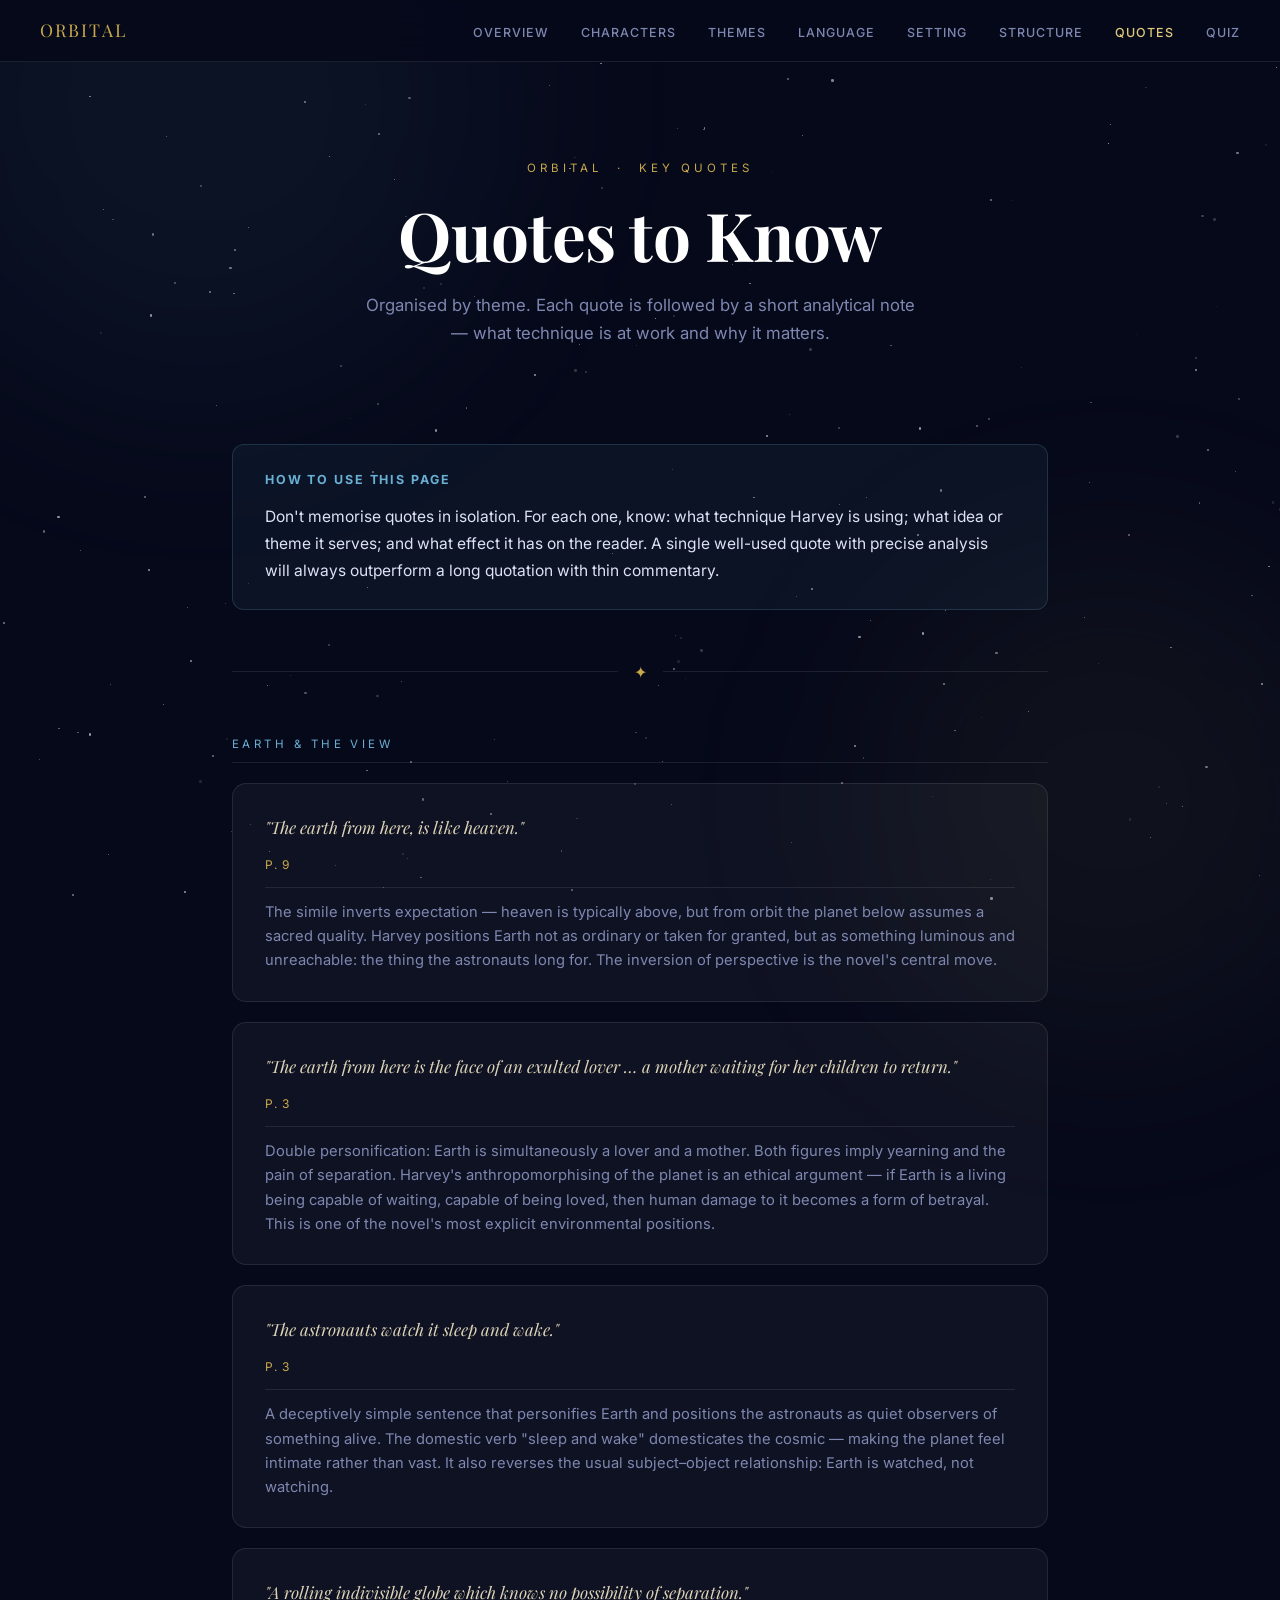
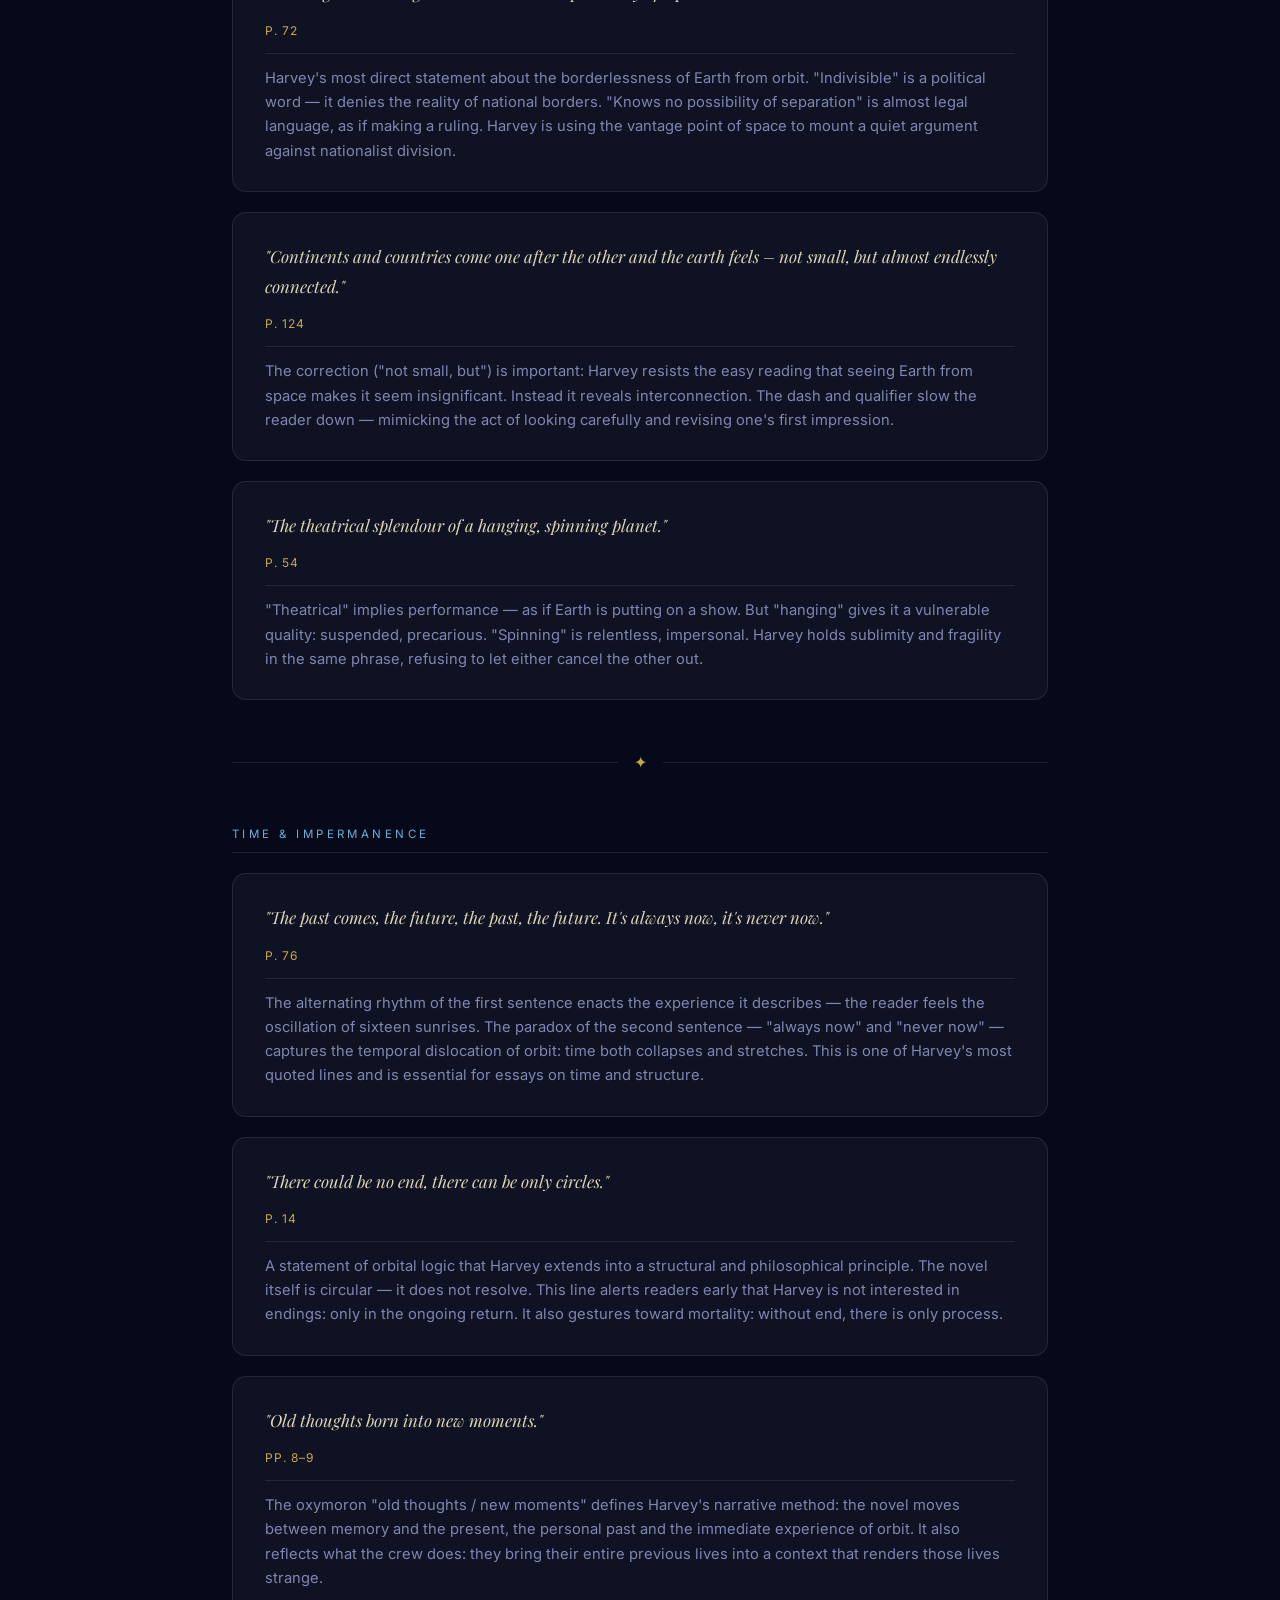
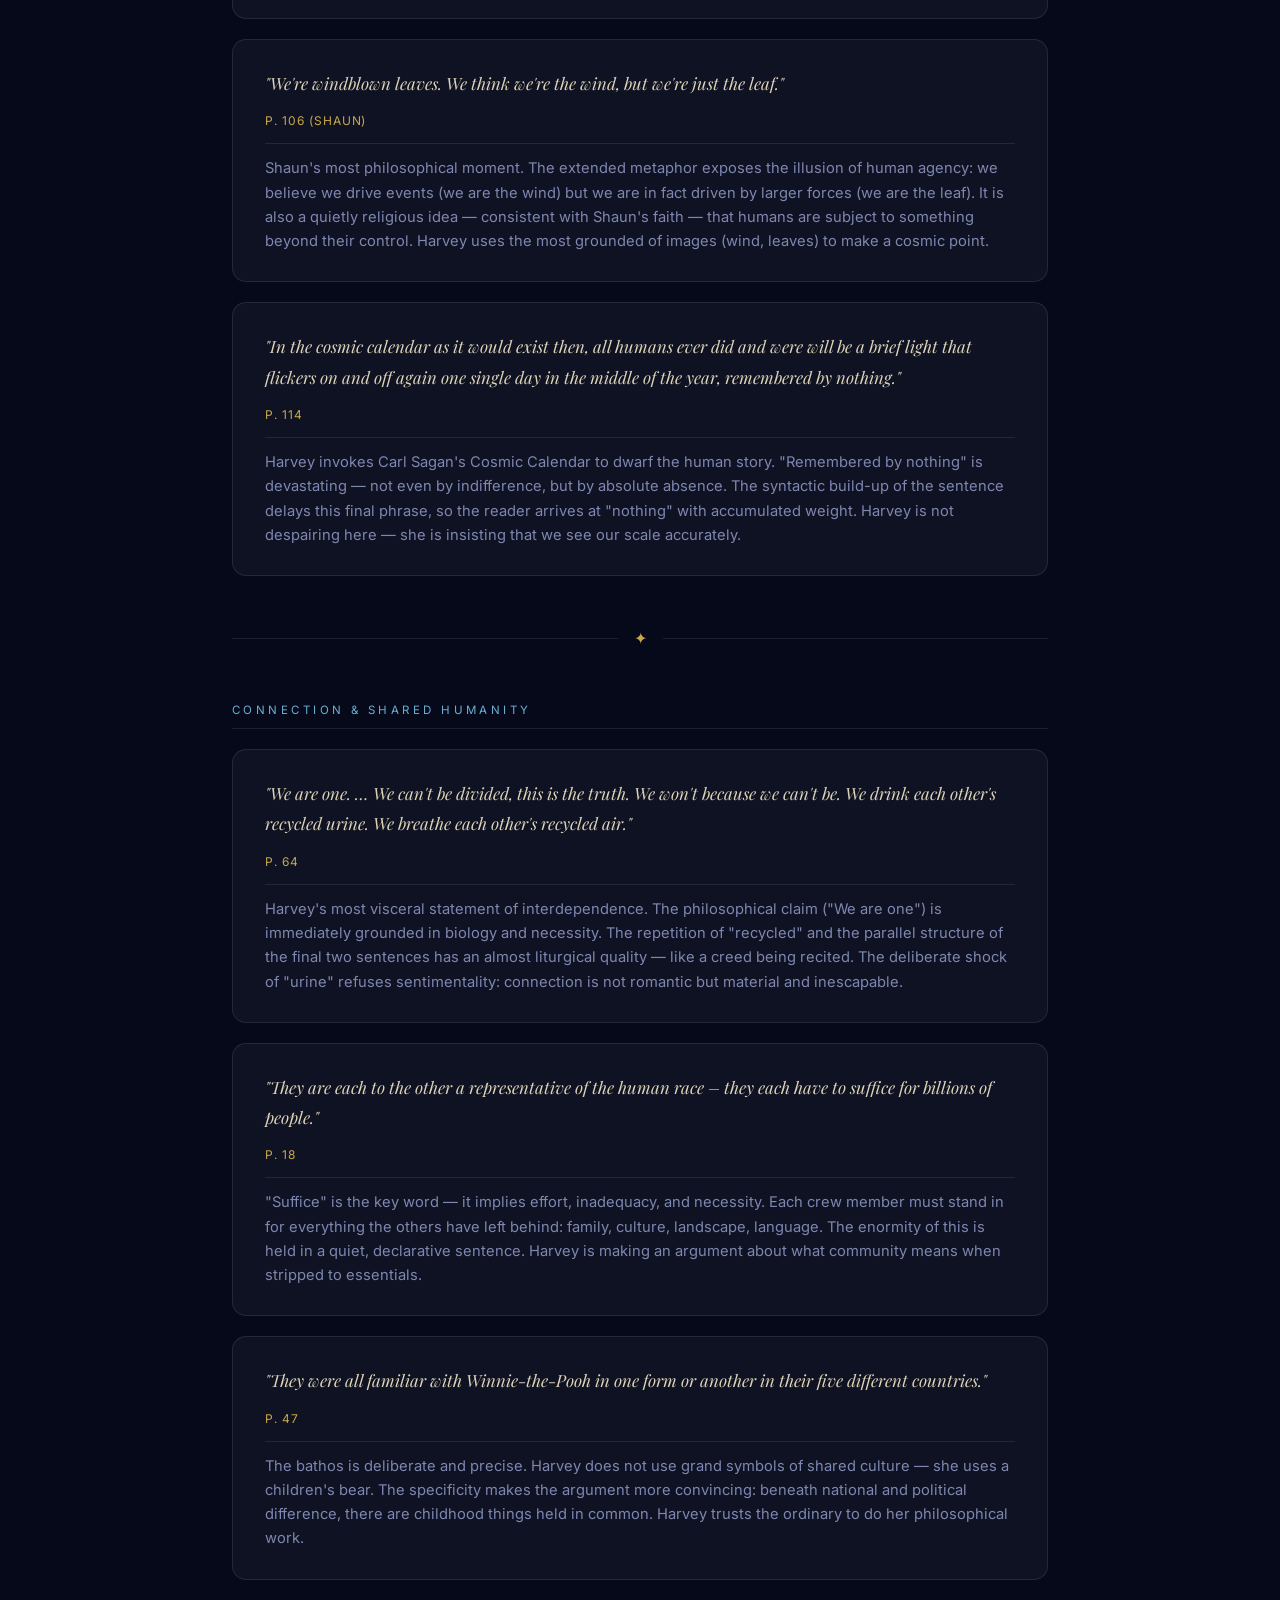
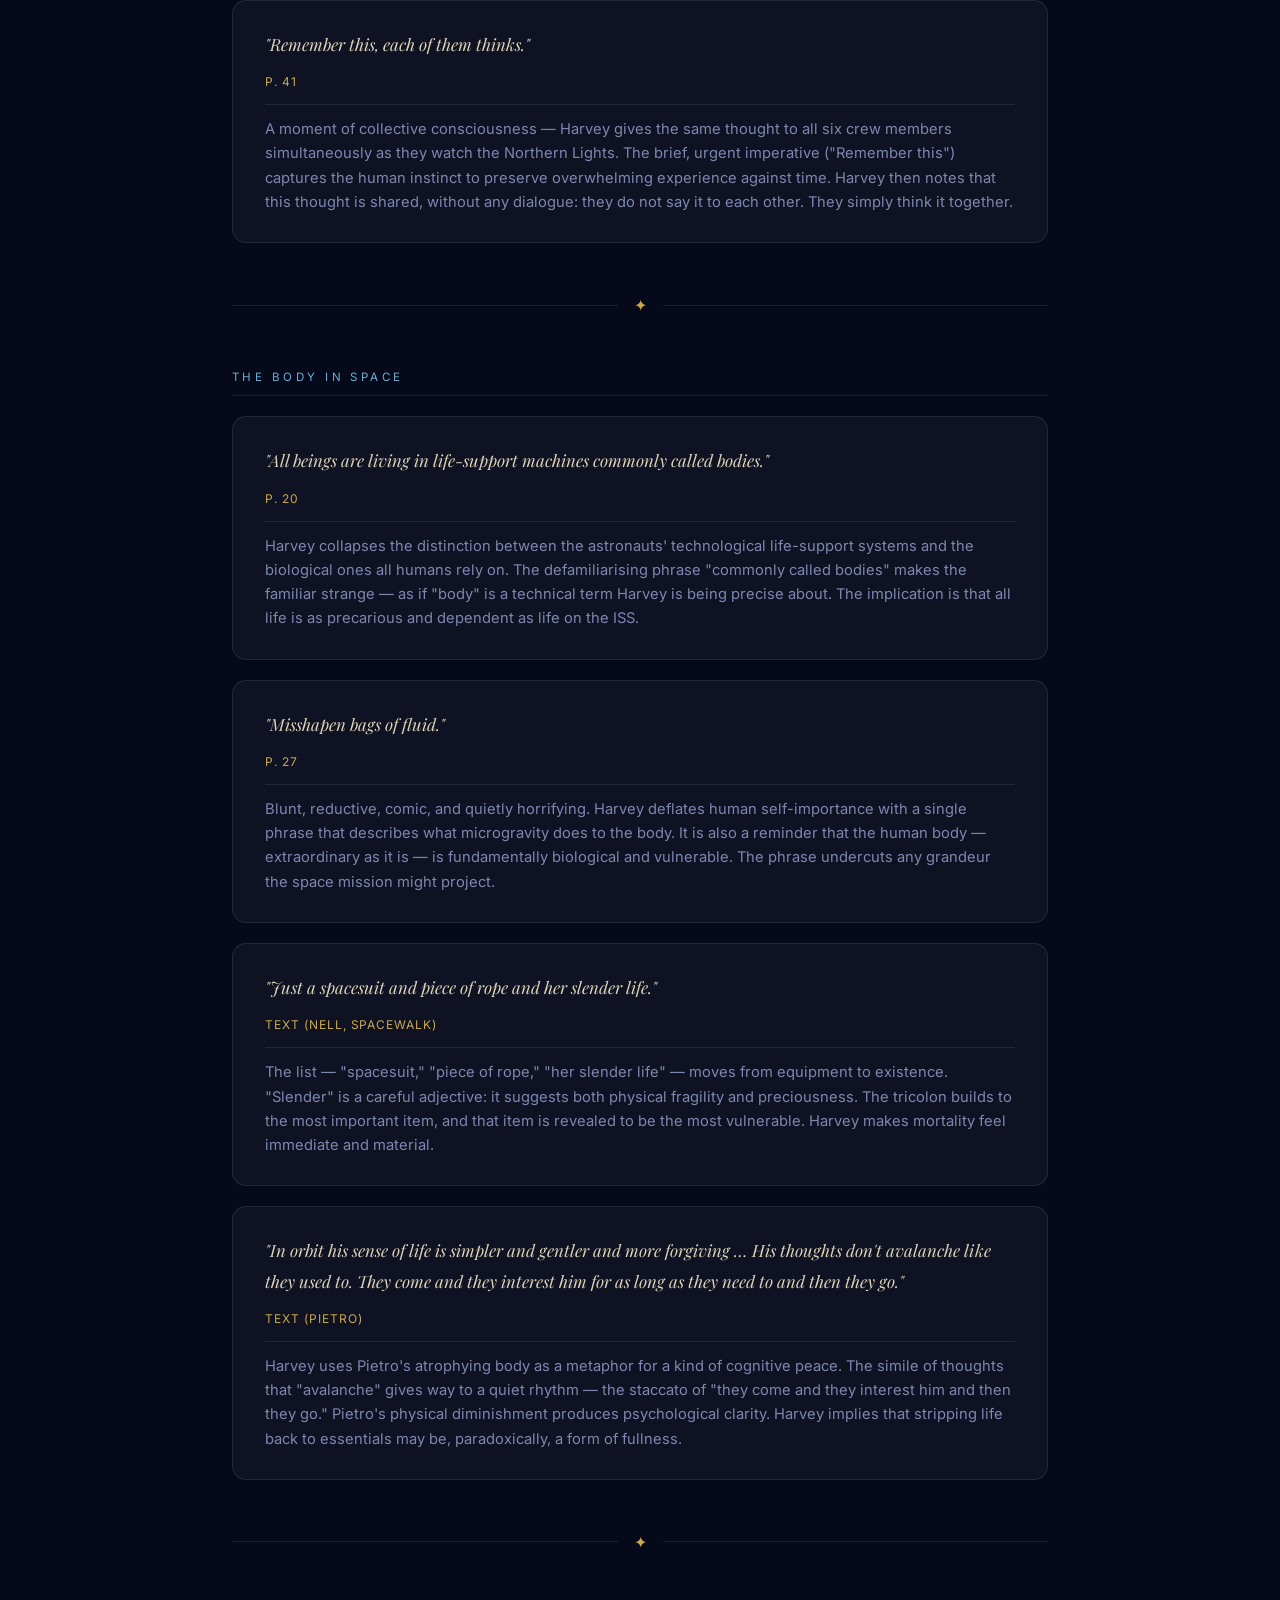
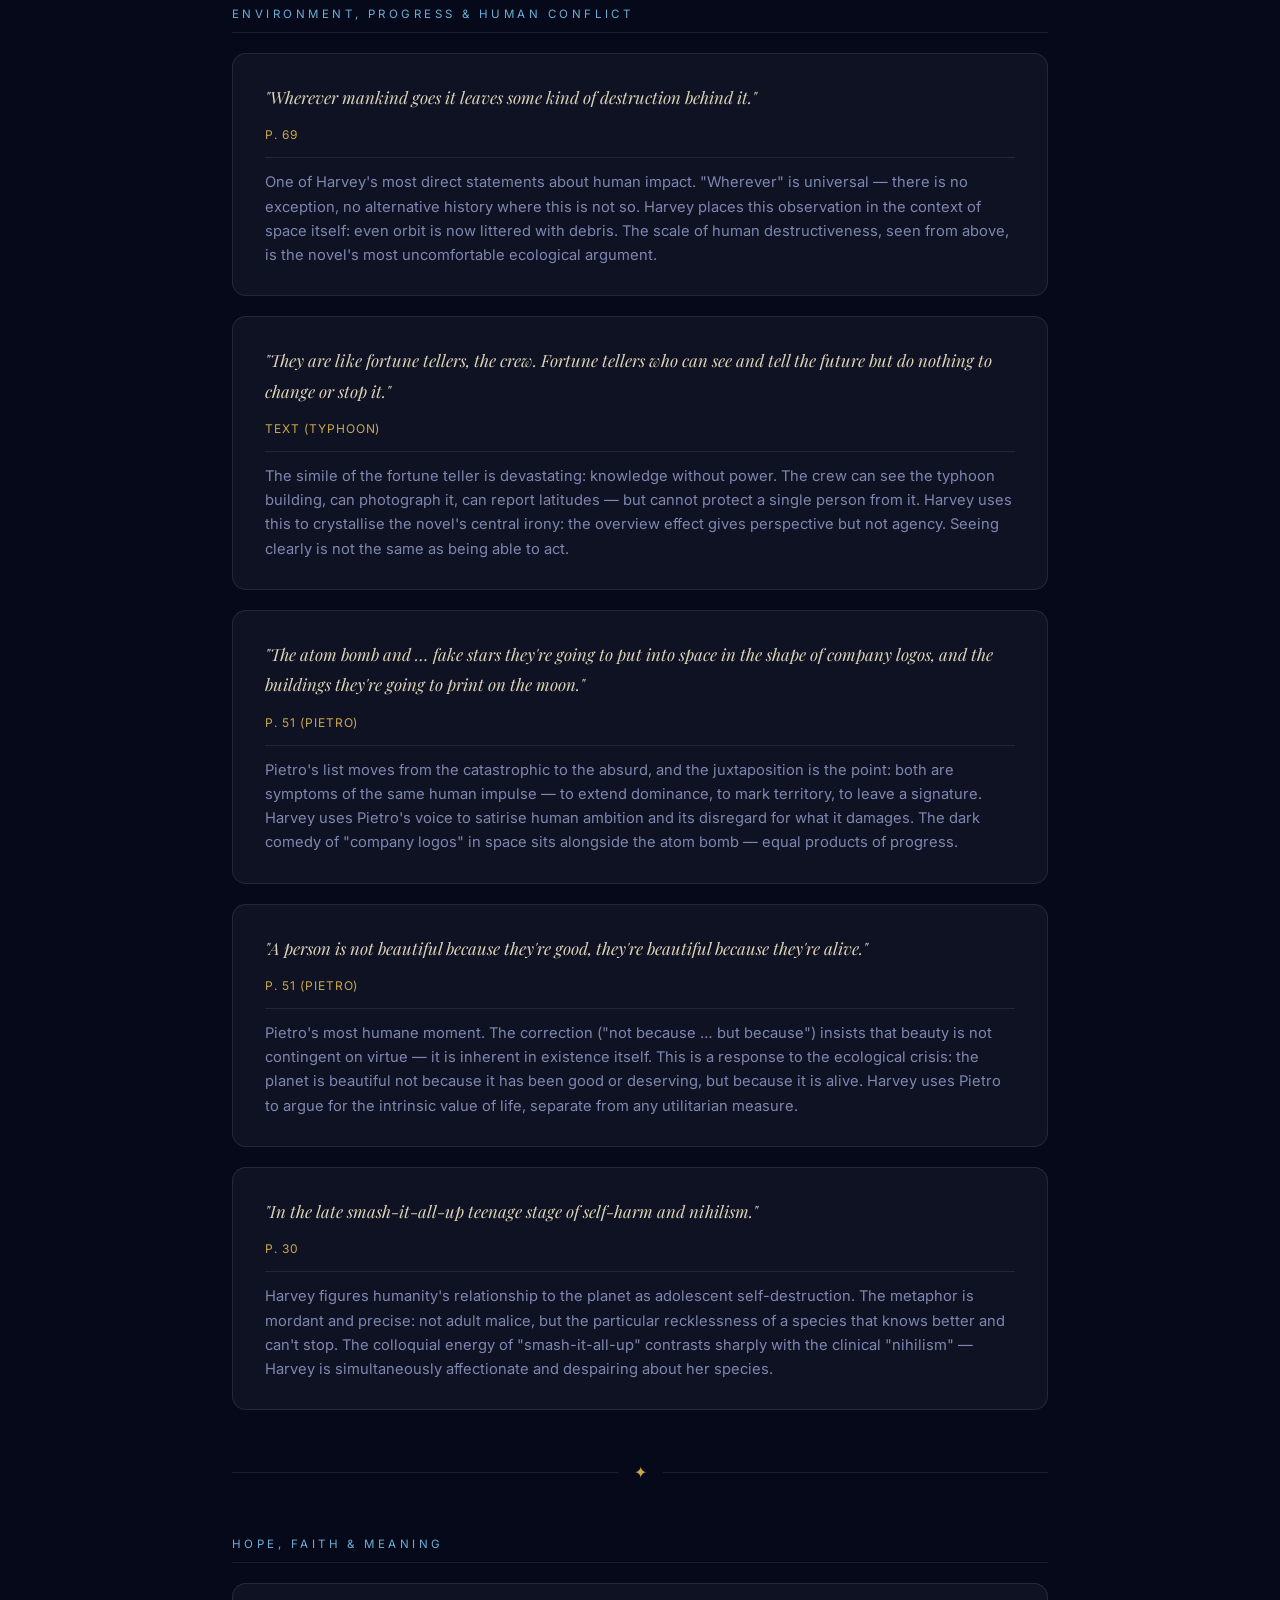
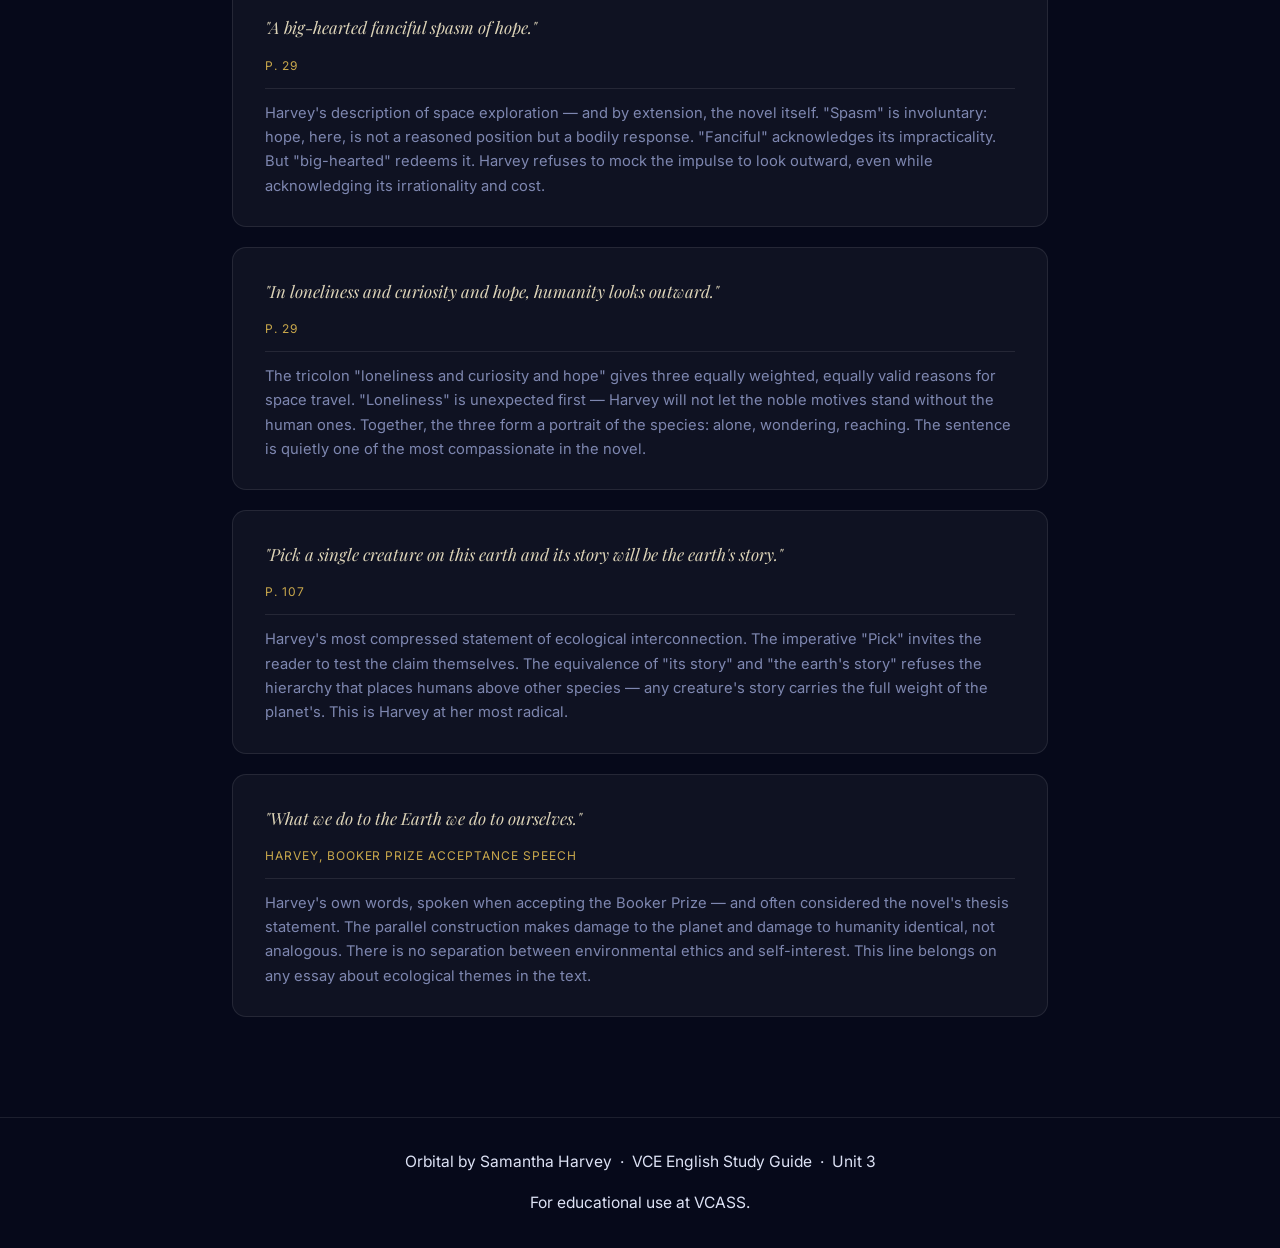
<file: quotes.html>
<!DOCTYPE html>
<html lang="en">
<head>
  <meta charset="UTF-8" />
  <meta name="viewport" content="width=device-width, initial-scale=1.0" />
  <title>Key Quotes — Orbital Study Guide</title>
  <link rel="stylesheet" href="style.css" />
  <style>
    .quote-card {
      background: var(--surface);
      border: 1px solid var(--border);
      border-radius: 14px;
      padding: 1.75rem 2rem;
      margin-bottom: 1.25rem;
      transition: background 0.25s, border-color 0.25s;
    }
    .quote-card:hover {
      background: var(--surface-hover);
      border-color: rgba(201, 168, 76, 0.25);
    }
    .quote-card .q-text {
      font-family: 'Playfair Display', serif;
      font-style: italic;
      font-size: 1.05rem;
      color: #ddd4b8;
      line-height: 1.8;
      margin-bottom: 0.75rem;
    }
    .quote-card .q-ref {
      font-size: 0.75rem;
      letter-spacing: 0.08em;
      text-transform: uppercase;
      color: var(--gold);
      margin-bottom: 0.75rem;
    }
    .quote-card .q-analysis {
      font-size: 0.92rem;
      color: var(--text-secondary);
      line-height: 1.65;
      border-top: 1px solid var(--border);
      padding-top: 0.75rem;
      margin-top: 0.75rem;
      margin-bottom: 0;
    }
    .section-label {
      font-size: 0.72rem;
      letter-spacing: 0.3em;
      text-transform: uppercase;
      color: var(--blue);
      margin-bottom: 1.25rem;
      padding-bottom: 0.5rem;
      border-bottom: 1px solid var(--border);
    }
  </style>
</head>
<body>

  <div id="starfield"></div>
  <div class="glow glow-1"></div>
  <div class="glow glow-2"></div>

  <nav>
    <a class="nav-brand" href="index.html">Orbital</a>
    <ul class="nav-links">
      <li><a href="index.html">Overview</a></li>
      <li><a href="characters.html">Characters</a></li>
      <li><a href="themes.html">Themes</a></li>
      <li><a href="language.html">Language</a></li>
      <li><a href="setting.html">Setting</a></li>
      <li><a href="structure.html">Structure</a></li>
      <li><a href="quotes.html" class="active">Quotes</a></li>
      <li><a href="quiz.html">Quiz</a></li>
    </ul>
  </nav>

  <main>

    <div class="hero">
      <p class="hero-eyebrow">Orbital &nbsp;·&nbsp; Key Quotes</p>
      <h1>Quotes to Know</h1>
      <p class="hero-sub">Organised by theme. Each quote is followed by a short analytical note — what technique is at work and why it matters.</p>
    </div>

    <div class="highlight">
      <h4>How to Use This Page</h4>
      <p>Don't memorise quotes in isolation. For each one, know: what technique Harvey is using; what idea or theme it serves; and what effect it has on the reader. A single well-used quote with precise analysis will always outperform a long quotation with thin commentary.</p>
    </div>

    <div class="divider"><span>✦</span></div>

    <!-- EARTH & THE VIEW -->
    <p class="section-label">Earth &amp; The View</p>

    <div class="quote-card">
      <p class="q-text">"The earth from here, is like heaven."</p>
      <p class="q-ref">p. 9</p>
      <p class="q-analysis">The simile inverts expectation — heaven is typically above, but from orbit the planet below assumes a sacred quality. Harvey positions Earth not as ordinary or taken for granted, but as something luminous and unreachable: the thing the astronauts long for. The inversion of perspective is the novel's central move.</p>
    </div>

    <div class="quote-card">
      <p class="q-text">"The earth from here is the face of an exulted lover … a mother waiting for her children to return."</p>
      <p class="q-ref">p. 3</p>
      <p class="q-analysis">Double personification: Earth is simultaneously a lover and a mother. Both figures imply yearning and the pain of separation. Harvey's anthropomorphising of the planet is an ethical argument — if Earth is a living being capable of waiting, capable of being loved, then human damage to it becomes a form of betrayal. This is one of the novel's most explicit environmental positions.</p>
    </div>

    <div class="quote-card">
      <p class="q-text">"The astronauts watch it sleep and wake."</p>
      <p class="q-ref">p. 3</p>
      <p class="q-analysis">A deceptively simple sentence that personifies Earth and positions the astronauts as quiet observers of something alive. The domestic verb "sleep and wake" domesticates the cosmic — making the planet feel intimate rather than vast. It also reverses the usual subject–object relationship: Earth is watched, not watching.</p>
    </div>

    <div class="quote-card">
      <p class="q-text">"A rolling indivisible globe which knows no possibility of separation."</p>
      <p class="q-ref">p. 72</p>
      <p class="q-analysis">Harvey's most direct statement about the borderlessness of Earth from orbit. "Indivisible" is a political word — it denies the reality of national borders. "Knows no possibility of separation" is almost legal language, as if making a ruling. Harvey is using the vantage point of space to mount a quiet argument against nationalist division.</p>
    </div>

    <div class="quote-card">
      <p class="q-text">"Continents and countries come one after the other and the earth feels – not small, but almost endlessly connected."</p>
      <p class="q-ref">p. 124</p>
      <p class="q-analysis">The correction ("not small, but") is important: Harvey resists the easy reading that seeing Earth from space makes it seem insignificant. Instead it reveals interconnection. The dash and qualifier slow the reader down — mimicking the act of looking carefully and revising one's first impression.</p>
    </div>

    <div class="quote-card">
      <p class="q-text">"The theatrical splendour of a hanging, spinning planet."</p>
      <p class="q-ref">p. 54</p>
      <p class="q-analysis">"Theatrical" implies performance — as if Earth is putting on a show. But "hanging" gives it a vulnerable quality: suspended, precarious. "Spinning" is relentless, impersonal. Harvey holds sublimity and fragility in the same phrase, refusing to let either cancel the other out.</p>
    </div>

    <div class="divider"><span>✦</span></div>

    <!-- TIME & IMPERMANENCE -->
    <p class="section-label">Time &amp; Impermanence</p>

    <div class="quote-card">
      <p class="q-text">"The past comes, the future, the past, the future. It's always now, it's never now."</p>
      <p class="q-ref">p. 76</p>
      <p class="q-analysis">The alternating rhythm of the first sentence enacts the experience it describes — the reader feels the oscillation of sixteen sunrises. The paradox of the second sentence — "always now" and "never now" — captures the temporal dislocation of orbit: time both collapses and stretches. This is one of Harvey's most quoted lines and is essential for essays on time and structure.</p>
    </div>

    <div class="quote-card">
      <p class="q-text">"There could be no end, there can be only circles."</p>
      <p class="q-ref">p. 14</p>
      <p class="q-analysis">A statement of orbital logic that Harvey extends into a structural and philosophical principle. The novel itself is circular — it does not resolve. This line alerts readers early that Harvey is not interested in endings: only in the ongoing return. It also gestures toward mortality: without end, there is only process.</p>
    </div>

    <div class="quote-card">
      <p class="q-text">"Old thoughts born into new moments."</p>
      <p class="q-ref">pp. 8–9</p>
      <p class="q-analysis">The oxymoron "old thoughts / new moments" defines Harvey's narrative method: the novel moves between memory and the present, the personal past and the immediate experience of orbit. It also reflects what the crew does: they bring their entire previous lives into a context that renders those lives strange.</p>
    </div>

    <div class="quote-card">
      <p class="q-text">"We're windblown leaves. We think we're the wind, but we're just the leaf."</p>
      <p class="q-ref">p. 106 (Shaun)</p>
      <p class="q-analysis">Shaun's most philosophical moment. The extended metaphor exposes the illusion of human agency: we believe we drive events (we are the wind) but we are in fact driven by larger forces (we are the leaf). It is also a quietly religious idea — consistent with Shaun's faith — that humans are subject to something beyond their control. Harvey uses the most grounded of images (wind, leaves) to make a cosmic point.</p>
    </div>

    <div class="quote-card">
      <p class="q-text">"In the cosmic calendar as it would exist then, all humans ever did and were will be a brief light that flickers on and off again one single day in the middle of the year, remembered by nothing."</p>
      <p class="q-ref">p. 114</p>
      <p class="q-analysis">Harvey invokes Carl Sagan's Cosmic Calendar to dwarf the human story. "Remembered by nothing" is devastating — not even by indifference, but by absolute absence. The syntactic build-up of the sentence delays this final phrase, so the reader arrives at "nothing" with accumulated weight. Harvey is not despairing here — she is insisting that we see our scale accurately.</p>
    </div>

    <div class="divider"><span>✦</span></div>

    <!-- HUMAN INTERCONNECTEDNESS -->
    <p class="section-label">Connection &amp; Shared Humanity</p>

    <div class="quote-card">
      <p class="q-text">"We are one. … We can't be divided, this is the truth. We won't because we can't be. We drink each other's recycled urine. We breathe each other's recycled air."</p>
      <p class="q-ref">p. 64</p>
      <p class="q-analysis">Harvey's most visceral statement of interdependence. The philosophical claim ("We are one") is immediately grounded in biology and necessity. The repetition of "recycled" and the parallel structure of the final two sentences has an almost liturgical quality — like a creed being recited. The deliberate shock of "urine" refuses sentimentality: connection is not romantic but material and inescapable.</p>
    </div>

    <div class="quote-card">
      <p class="q-text">"They are each to the other a representative of the human race – they each have to suffice for billions of people."</p>
      <p class="q-ref">p. 18</p>
      <p class="q-analysis">"Suffice" is the key word — it implies effort, inadequacy, and necessity. Each crew member must stand in for everything the others have left behind: family, culture, landscape, language. The enormity of this is held in a quiet, declarative sentence. Harvey is making an argument about what community means when stripped to essentials.</p>
    </div>

    <div class="quote-card">
      <p class="q-text">"They were all familiar with Winnie-the-Pooh in one form or another in their five different countries."</p>
      <p class="q-ref">p. 47</p>
      <p class="q-analysis">The bathos is deliberate and precise. Harvey does not use grand symbols of shared culture — she uses a children's bear. The specificity makes the argument more convincing: beneath national and political difference, there are childhood things held in common. Harvey trusts the ordinary to do her philosophical work.</p>
    </div>

    <div class="quote-card">
      <p class="q-text">"Remember this, each of them thinks."</p>
      <p class="q-ref">p. 41</p>
      <p class="q-analysis">A moment of collective consciousness — Harvey gives the same thought to all six crew members simultaneously as they watch the Northern Lights. The brief, urgent imperative ("Remember this") captures the human instinct to preserve overwhelming experience against time. Harvey then notes that this thought is shared, without any dialogue: they do not say it to each other. They simply think it together.</p>
    </div>

    <div class="divider"><span>✦</span></div>

    <!-- THE BODY -->
    <p class="section-label">The Body in Space</p>

    <div class="quote-card">
      <p class="q-text">"All beings are living in life-support machines commonly called bodies."</p>
      <p class="q-ref">p. 20</p>
      <p class="q-analysis">Harvey collapses the distinction between the astronauts' technological life-support systems and the biological ones all humans rely on. The defamiliarising phrase "commonly called bodies" makes the familiar strange — as if "body" is a technical term Harvey is being precise about. The implication is that all life is as precarious and dependent as life on the ISS.</p>
    </div>

    <div class="quote-card">
      <p class="q-text">"Misshapen bags of fluid."</p>
      <p class="q-ref">p. 27</p>
      <p class="q-analysis">Blunt, reductive, comic, and quietly horrifying. Harvey deflates human self-importance with a single phrase that describes what microgravity does to the body. It is also a reminder that the human body — extraordinary as it is — is fundamentally biological and vulnerable. The phrase undercuts any grandeur the space mission might project.</p>
    </div>

    <div class="quote-card">
      <p class="q-text">"Just a spacesuit and piece of rope and her slender life."</p>
      <p class="q-ref">Text (Nell, spacewalk)</p>
      <p class="q-analysis">The list — "spacesuit," "piece of rope," "her slender life" — moves from equipment to existence. "Slender" is a careful adjective: it suggests both physical fragility and preciousness. The tricolon builds to the most important item, and that item is revealed to be the most vulnerable. Harvey makes mortality feel immediate and material.</p>
    </div>

    <div class="quote-card">
      <p class="q-text">"In orbit his sense of life is simpler and gentler and more forgiving … His thoughts don't avalanche like they used to. They come and they interest him for as long as they need to and then they go."</p>
      <p class="q-ref">Text (Pietro)</p>
      <p class="q-analysis">Harvey uses Pietro's atrophying body as a metaphor for a kind of cognitive peace. The simile of thoughts that "avalanche" gives way to a quiet rhythm — the staccato of "they come and they interest him and then they go." Pietro's physical diminishment produces psychological clarity. Harvey implies that stripping life back to essentials may be, paradoxically, a form of fullness.</p>
    </div>

    <div class="divider"><span>✦</span></div>

    <!-- ENVIRONMENT & CONFLICT -->
    <p class="section-label">Environment, Progress &amp; Human Conflict</p>

    <div class="quote-card">
      <p class="q-text">"Wherever mankind goes it leaves some kind of destruction behind it."</p>
      <p class="q-ref">p. 69</p>
      <p class="q-analysis">One of Harvey's most direct statements about human impact. "Wherever" is universal — there is no exception, no alternative history where this is not so. Harvey places this observation in the context of space itself: even orbit is now littered with debris. The scale of human destructiveness, seen from above, is the novel's most uncomfortable ecological argument.</p>
    </div>

    <div class="quote-card">
      <p class="q-text">"They are like fortune tellers, the crew. Fortune tellers who can see and tell the future but do nothing to change or stop it."</p>
      <p class="q-ref">Text (typhoon)</p>
      <p class="q-analysis">The simile of the fortune teller is devastating: knowledge without power. The crew can see the typhoon building, can photograph it, can report latitudes — but cannot protect a single person from it. Harvey uses this to crystallise the novel's central irony: the overview effect gives perspective but not agency. Seeing clearly is not the same as being able to act.</p>
    </div>

    <div class="quote-card">
      <p class="q-text">"The atom bomb and … fake stars they're going to put into space in the shape of company logos, and the buildings they're going to print on the moon."</p>
      <p class="q-ref">p. 51 (Pietro)</p>
      <p class="q-analysis">Pietro's list moves from the catastrophic to the absurd, and the juxtaposition is the point: both are symptoms of the same human impulse — to extend dominance, to mark territory, to leave a signature. Harvey uses Pietro's voice to satirise human ambition and its disregard for what it damages. The dark comedy of "company logos" in space sits alongside the atom bomb — equal products of progress.</p>
    </div>

    <div class="quote-card">
      <p class="q-text">"A person is not beautiful because they're good, they're beautiful because they're alive."</p>
      <p class="q-ref">p. 51 (Pietro)</p>
      <p class="q-analysis">Pietro's most humane moment. The correction ("not because … but because") insists that beauty is not contingent on virtue — it is inherent in existence itself. This is a response to the ecological crisis: the planet is beautiful not because it has been good or deserving, but because it is alive. Harvey uses Pietro to argue for the intrinsic value of life, separate from any utilitarian measure.</p>
    </div>

    <div class="quote-card">
      <p class="q-text">"In the late smash-it-all-up teenage stage of self-harm and nihilism."</p>
      <p class="q-ref">p. 30</p>
      <p class="q-analysis">Harvey figures humanity's relationship to the planet as adolescent self-destruction. The metaphor is mordant and precise: not adult malice, but the particular recklessness of a species that knows better and can't stop. The colloquial energy of "smash-it-all-up" contrasts sharply with the clinical "nihilism" — Harvey is simultaneously affectionate and despairing about her species.</p>
    </div>

    <div class="divider"><span>✦</span></div>

    <!-- HOPE & MEANING -->
    <p class="section-label">Hope, Faith &amp; Meaning</p>

    <div class="quote-card">
      <p class="q-text">"A big-hearted fanciful spasm of hope."</p>
      <p class="q-ref">p. 29</p>
      <p class="q-analysis">Harvey's description of space exploration — and by extension, the novel itself. "Spasm" is involuntary: hope, here, is not a reasoned position but a bodily response. "Fanciful" acknowledges its impracticality. But "big-hearted" redeems it. Harvey refuses to mock the impulse to look outward, even while acknowledging its irrationality and cost.</p>
    </div>

    <div class="quote-card">
      <p class="q-text">"In loneliness and curiosity and hope, humanity looks outward."</p>
      <p class="q-ref">p. 29</p>
      <p class="q-analysis">The tricolon "loneliness and curiosity and hope" gives three equally weighted, equally valid reasons for space travel. "Loneliness" is unexpected first — Harvey will not let the noble motives stand without the human ones. Together, the three form a portrait of the species: alone, wondering, reaching. The sentence is quietly one of the most compassionate in the novel.</p>
    </div>

    <div class="quote-card">
      <p class="q-text">"Pick a single creature on this earth and its story will be the earth's story."</p>
      <p class="q-ref">p. 107</p>
      <p class="q-analysis">Harvey's most compressed statement of ecological interconnection. The imperative "Pick" invites the reader to test the claim themselves. The equivalence of "its story" and "the earth's story" refuses the hierarchy that places humans above other species — any creature's story carries the full weight of the planet's. This is Harvey at her most radical.</p>
    </div>

    <div class="quote-card">
      <p class="q-text">"What we do to the Earth we do to ourselves."</p>
      <p class="q-ref">Harvey, Booker Prize acceptance speech</p>
      <p class="q-analysis">Harvey's own words, spoken when accepting the Booker Prize — and often considered the novel's thesis statement. The parallel construction makes damage to the planet and damage to humanity identical, not analogous. There is no separation between environmental ethics and self-interest. This line belongs on any essay about ecological themes in the text.</p>
    </div>

  </main>

  <footer>
    <p>Orbital by Samantha Harvey &nbsp;·&nbsp; VCE English Study Guide &nbsp;·&nbsp; Unit 3</p>
    <p style="margin-top:0.4rem;">For educational use at VCASS.</p>
  </footer>

  <script>
    const field = document.getElementById('starfield');
    for (let i = 0; i < 200; i++) {
      const star = document.createElement('div');
      star.className = 'star';
      const size = Math.random() * 2.2 + 0.5;
      star.style.cssText = `width:${size}px;height:${size}px;top:${Math.random()*100}%;left:${Math.random()*100}%;--dur:${(Math.random()*4+2).toFixed(1)}s;--delay:${(Math.random()*4).toFixed(1)}s;opacity:${Math.random()*0.5+0.1};`;
      field.appendChild(star);
    }
  </script>

</body>
</html>
</file>
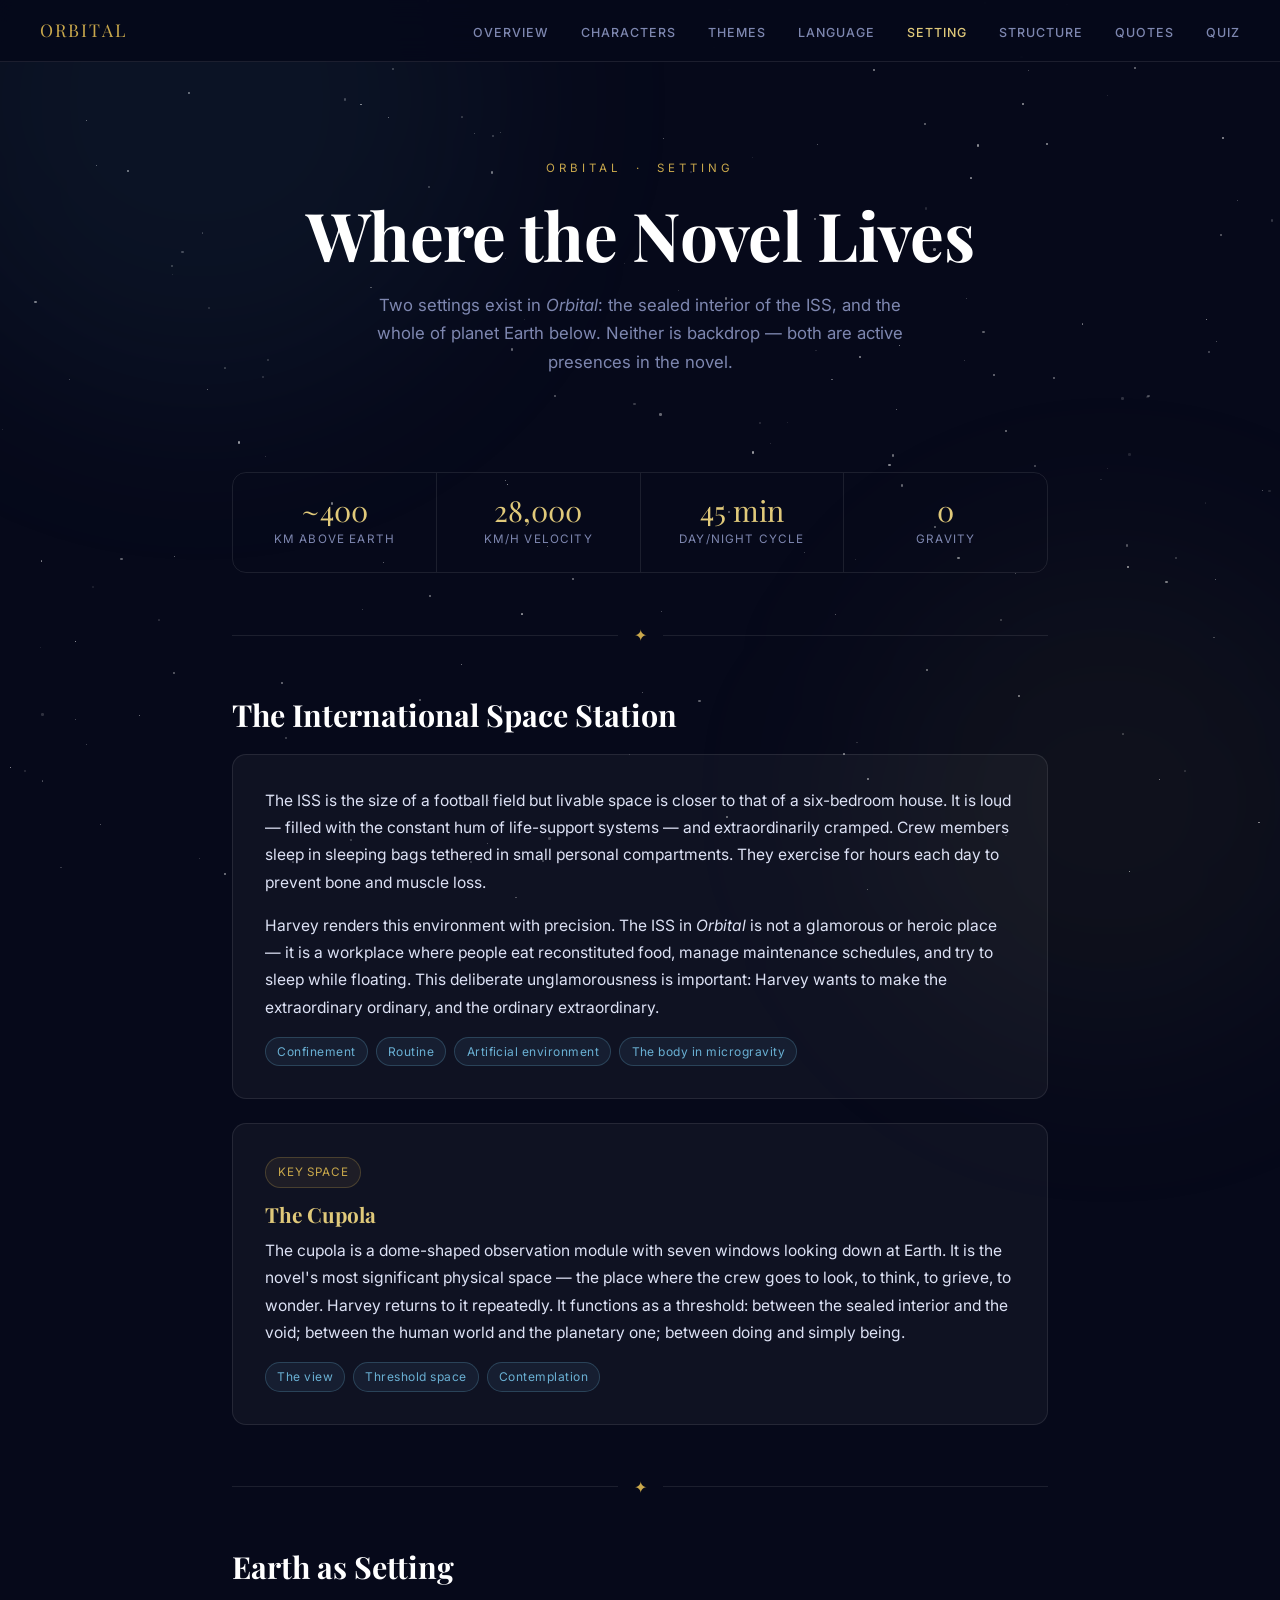
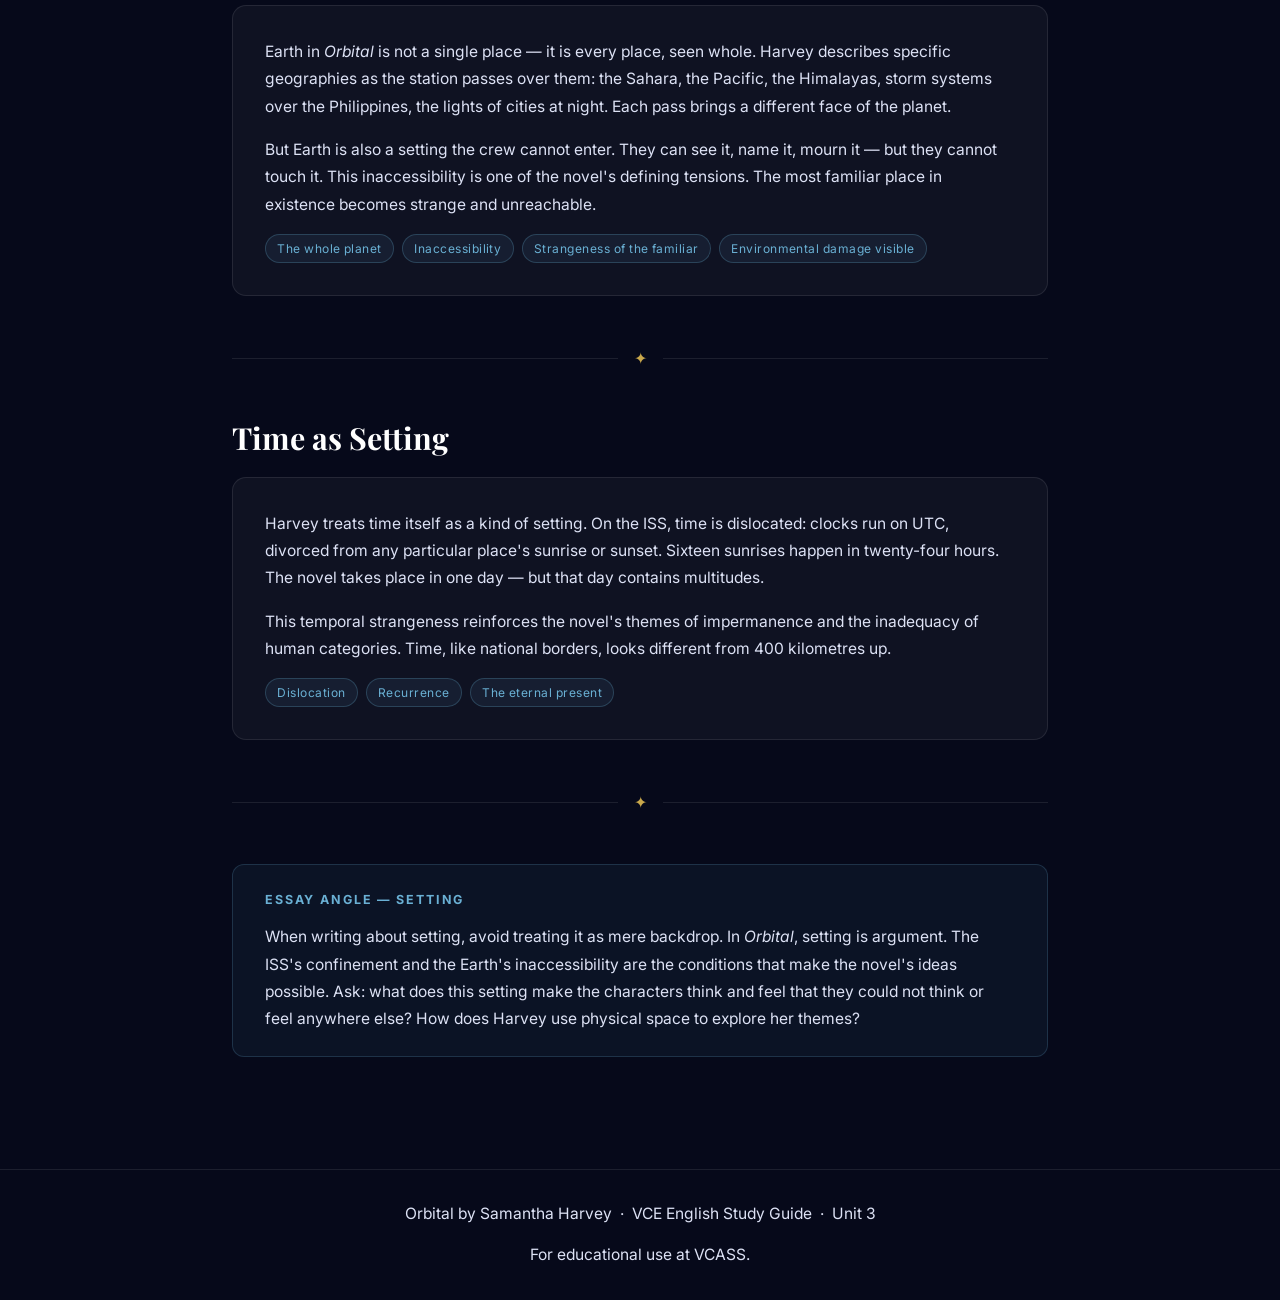
<file: setting.html>
<!DOCTYPE html>
<html lang="en">
<head>
  <meta charset="UTF-8" />
  <meta name="viewport" content="width=device-width, initial-scale=1.0" />
  <title>Setting — Orbital Study Guide</title>
  <link rel="stylesheet" href="style.css" />
</head>
<body>

  <div id="starfield"></div>
  <div class="glow glow-1"></div>
  <div class="glow glow-2"></div>

  <nav>
    <a class="nav-brand" href="index.html">Orbital</a>
    <ul class="nav-links">
      <li><a href="index.html">Overview</a></li>
      <li><a href="characters.html">Characters</a></li>
      <li><a href="themes.html">Themes</a></li>
      <li><a href="language.html">Language</a></li>
      <li><a href="setting.html" class="active">Setting</a></li>
      <li><a href="structure.html">Structure</a></li>
      <li><a href="quotes.html">Quotes</a></li>
      <li><a href="quiz.html">Quiz</a></li>
    </ul>
  </nav>

  <main>

    <div class="hero">
      <p class="hero-eyebrow">Orbital &nbsp;·&nbsp; Setting</p>
      <h1>Where the Novel Lives</h1>
      <p class="hero-sub">Two settings exist in <em>Orbital</em>: the sealed interior of the ISS, and the whole of planet Earth below. Neither is backdrop — both are active presences in the novel.</p>
    </div>

    <div class="stat-strip">
      <div class="stat">
        <div class="stat-value">~400</div>
        <div class="stat-label">km above Earth</div>
      </div>
      <div class="stat">
        <div class="stat-value">28,000</div>
        <div class="stat-label">km/h velocity</div>
      </div>
      <div class="stat">
        <div class="stat-value">45 min</div>
        <div class="stat-label">Day/night cycle</div>
      </div>
      <div class="stat">
        <div class="stat-value">0</div>
        <div class="stat-label">Gravity</div>
      </div>
    </div>

    <div class="divider"><span>✦</span></div>

    <h2>The International Space Station</h2>
    <div class="card">
      <p>The ISS is the size of a football field but livable space is closer to that of a six-bedroom house. It is loud — filled with the constant hum of life-support systems — and extraordinarily cramped. Crew members sleep in sleeping bags tethered in small personal compartments. They exercise for hours each day to prevent bone and muscle loss.</p>
      <p>Harvey renders this environment with precision. The ISS in <em>Orbital</em> is not a glamorous or heroic place — it is a workplace where people eat reconstituted food, manage maintenance schedules, and try to sleep while floating. This deliberate unglamorousness is important: Harvey wants to make the extraordinary ordinary, and the ordinary extraordinary.</p>
      <div class="tags">
        <span class="tag">Confinement</span>
        <span class="tag">Routine</span>
        <span class="tag">Artificial environment</span>
        <span class="tag">The body in microgravity</span>
      </div>
    </div>

    <div class="card">
      <span class="badge">Key Space</span>
      <h3>The Cupola</h3>
      <p>The cupola is a dome-shaped observation module with seven windows looking down at Earth. It is the novel's most significant physical space — the place where the crew goes to look, to think, to grieve, to wonder. Harvey returns to it repeatedly. It functions as a threshold: between the sealed interior and the void; between the human world and the planetary one; between doing and simply being.</p>
      <div class="tags">
        <span class="tag">The view</span>
        <span class="tag">Threshold space</span>
        <span class="tag">Contemplation</span>
      </div>
    </div>

    <div class="divider"><span>✦</span></div>

    <h2>Earth as Setting</h2>
    <div class="card">
      <p>Earth in <em>Orbital</em> is not a single place — it is every place, seen whole. Harvey describes specific geographies as the station passes over them: the Sahara, the Pacific, the Himalayas, storm systems over the Philippines, the lights of cities at night. Each pass brings a different face of the planet.</p>
      <p>But Earth is also a setting the crew cannot enter. They can see it, name it, mourn it — but they cannot touch it. This inaccessibility is one of the novel's defining tensions. The most familiar place in existence becomes strange and unreachable.</p>
      <div class="tags">
        <span class="tag">The whole planet</span>
        <span class="tag">Inaccessibility</span>
        <span class="tag">Strangeness of the familiar</span>
        <span class="tag">Environmental damage visible</span>
      </div>
    </div>

    <div class="divider"><span>✦</span></div>

    <h2>Time as Setting</h2>
    <div class="card">
      <p>Harvey treats time itself as a kind of setting. On the ISS, time is dislocated: clocks run on UTC, divorced from any particular place's sunrise or sunset. Sixteen sunrises happen in twenty-four hours. The novel takes place in one day — but that day contains multitudes.</p>
      <p>This temporal strangeness reinforces the novel's themes of impermanence and the inadequacy of human categories. Time, like national borders, looks different from 400 kilometres up.</p>
      <div class="tags">
        <span class="tag">Dislocation</span>
        <span class="tag">Recurrence</span>
        <span class="tag">The eternal present</span>
      </div>
    </div>

    <div class="divider"><span>✦</span></div>

    <div class="highlight">
      <h4>Essay Angle — Setting</h4>
      <p>When writing about setting, avoid treating it as mere backdrop. In <em>Orbital</em>, setting is argument. The ISS's confinement and the Earth's inaccessibility are the conditions that make the novel's ideas possible. Ask: what does this setting make the characters think and feel that they could not think or feel anywhere else? How does Harvey use physical space to explore her themes?</p>
    </div>

  </main>

  <footer>
    <p>Orbital by Samantha Harvey &nbsp;·&nbsp; VCE English Study Guide &nbsp;·&nbsp; Unit 3</p>
    <p style="margin-top:0.4rem;">For educational use at VCASS.</p>
  </footer>

  <script>
    const field = document.getElementById('starfield');
    for (let i = 0; i < 200; i++) {
      const star = document.createElement('div');
      star.className = 'star';
      const size = Math.random() * 2.2 + 0.5;
      star.style.cssText = `width:${size}px;height:${size}px;top:${Math.random()*100}%;left:${Math.random()*100}%;--dur:${(Math.random()*4+2).toFixed(1)}s;--delay:${(Math.random()*4).toFixed(1)}s;opacity:${Math.random()*0.5+0.1};`;
      field.appendChild(star);
    }
  </script>

</body>
</html>
</file>
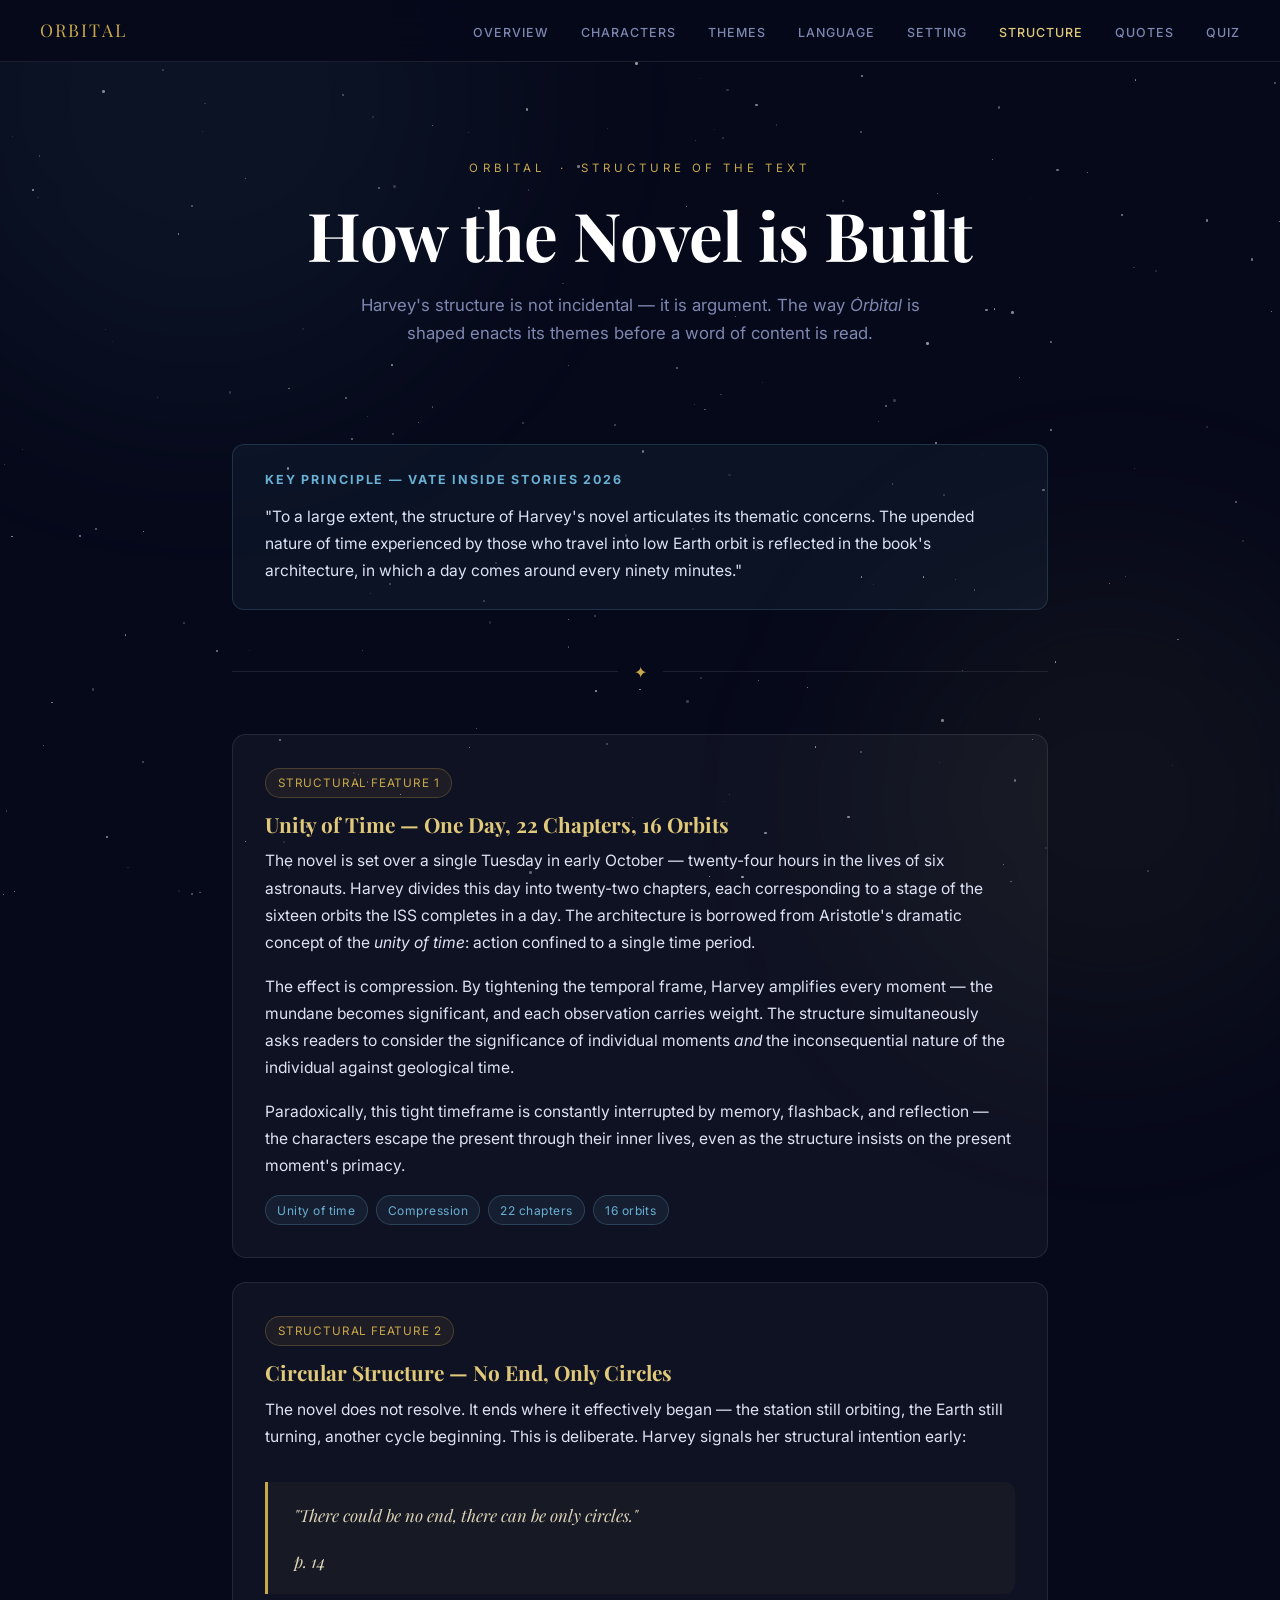
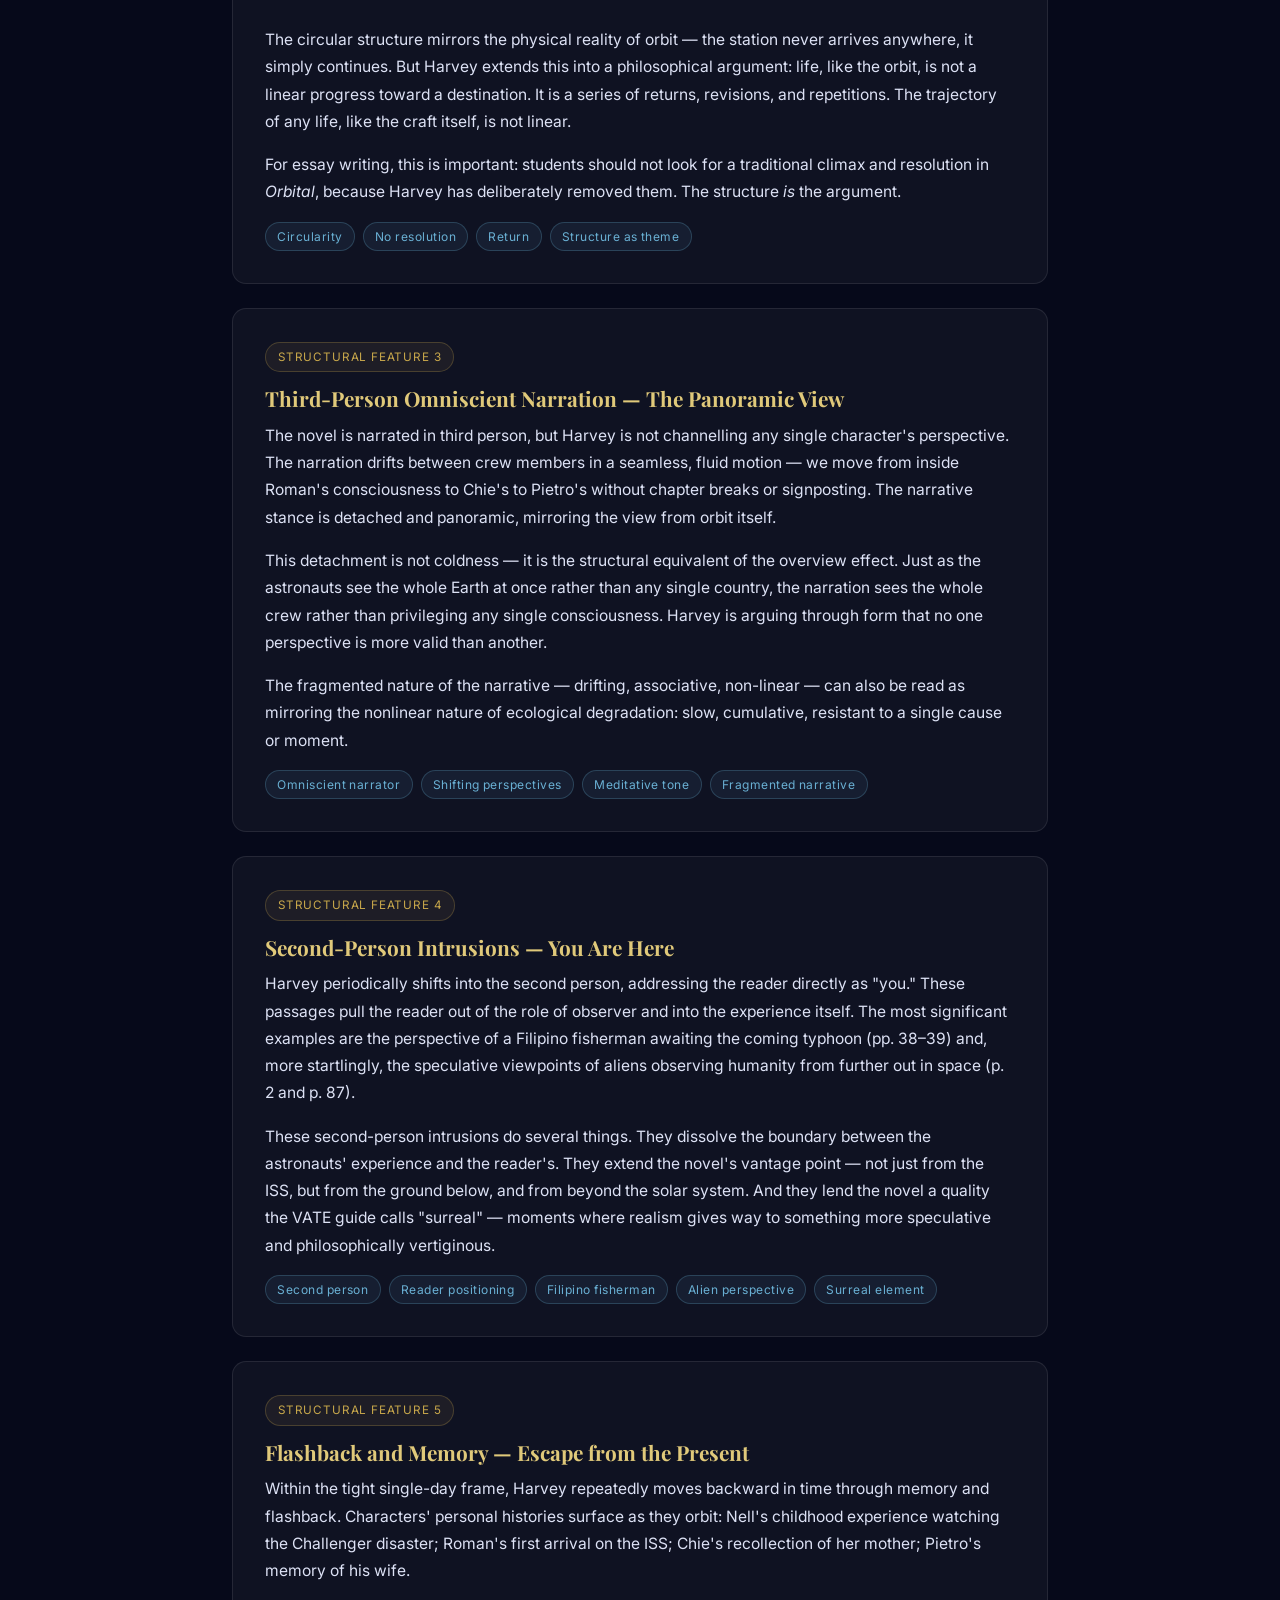
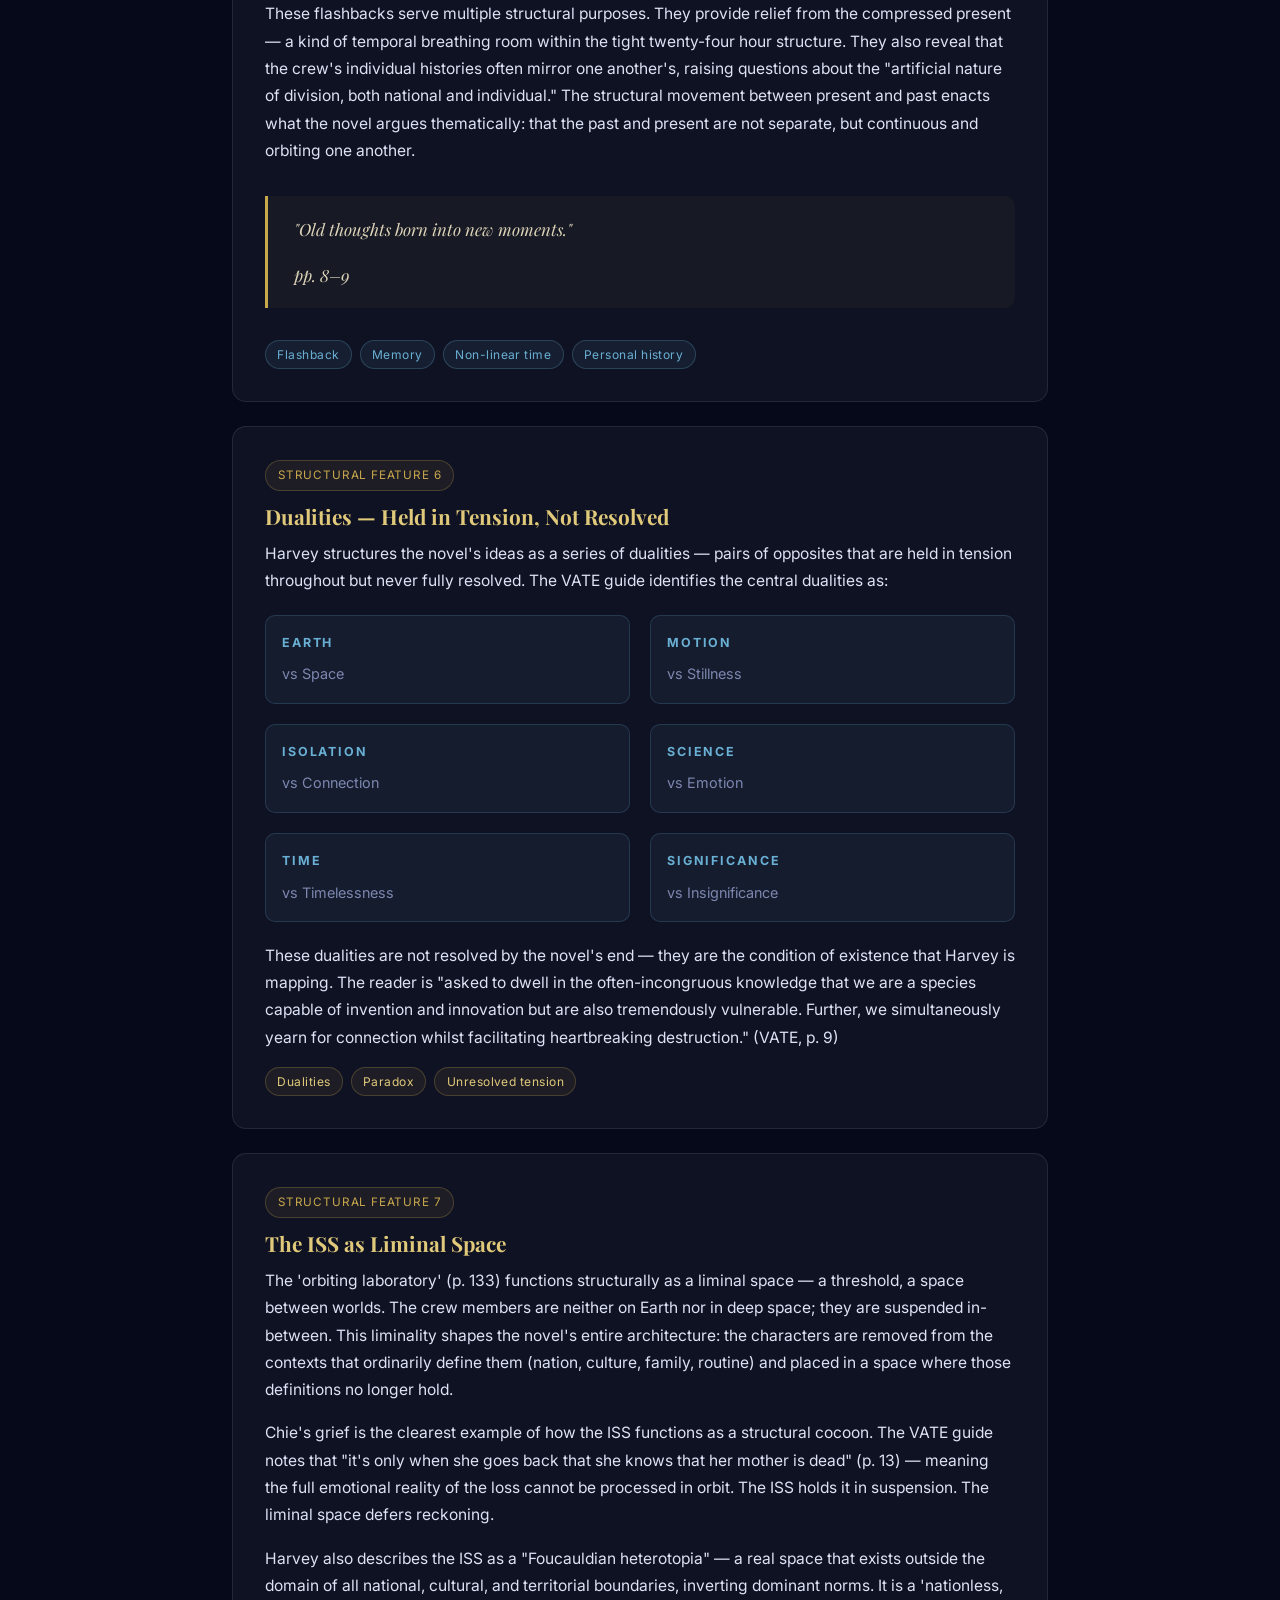
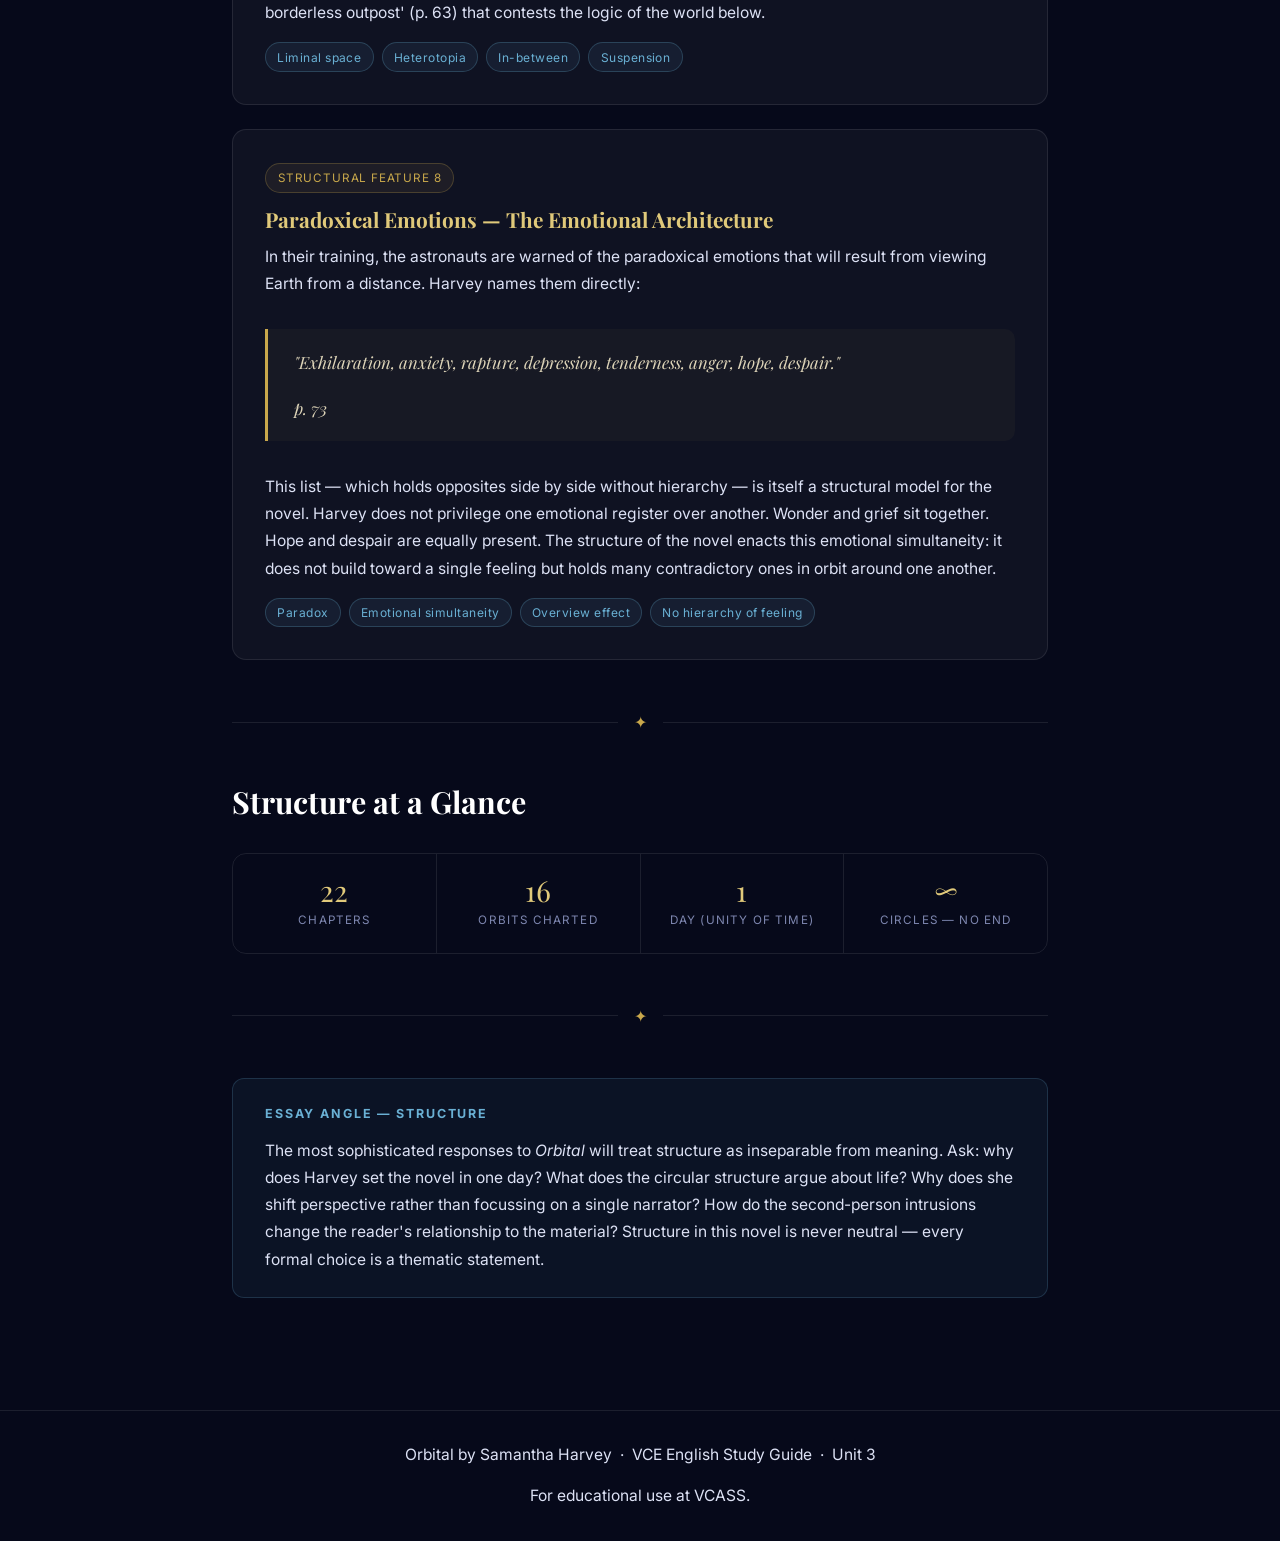
<file: structure.html>
<!DOCTYPE html>
<html lang="en">
<head>
  <meta charset="UTF-8" />
  <meta name="viewport" content="width=device-width, initial-scale=1.0" />
  <title>Structure — Orbital Study Guide</title>
  <link rel="stylesheet" href="style.css" />
</head>
<body>

  <div id="starfield"></div>
  <div class="glow glow-1"></div>
  <div class="glow glow-2"></div>

  <nav>
    <a class="nav-brand" href="index.html">Orbital</a>
    <ul class="nav-links">
      <li><a href="index.html">Overview</a></li>
      <li><a href="characters.html">Characters</a></li>
      <li><a href="themes.html">Themes</a></li>
      <li><a href="language.html">Language</a></li>
      <li><a href="setting.html">Setting</a></li>
      <li><a href="structure.html" class="active">Structure</a></li>
      <li><a href="quotes.html">Quotes</a></li>
      <li><a href="quiz.html">Quiz</a></li>
    </ul>
  </nav>

  <main>

    <div class="hero">
      <p class="hero-eyebrow">Orbital &nbsp;·&nbsp; Structure of the Text</p>
      <h1>How the Novel is Built</h1>
      <p class="hero-sub">Harvey's structure is not incidental — it is argument. The way <em>Orbital</em> is shaped enacts its themes before a word of content is read.</p>
    </div>

    <div class="highlight">
      <h4>Key Principle — VATE Inside Stories 2026</h4>
      <p>"To a large extent, the structure of Harvey's novel articulates its thematic concerns. The upended nature of time experienced by those who travel into low Earth orbit is reflected in the book's architecture, in which a day comes around every ninety minutes."</p>
    </div>

    <div class="divider"><span>✦</span></div>

    <!-- UNITY OF TIME -->
    <div class="card">
      <span class="badge">Structural Feature 1</span>
      <h3>Unity of Time — One Day, 22 Chapters, 16 Orbits</h3>
      <p>The novel is set over a single Tuesday in early October — twenty-four hours in the lives of six astronauts. Harvey divides this day into twenty-two chapters, each corresponding to a stage of the sixteen orbits the ISS completes in a day. The architecture is borrowed from Aristotle's dramatic concept of the <em>unity of time</em>: action confined to a single time period.</p>
      <p>The effect is compression. By tightening the temporal frame, Harvey amplifies every moment — the mundane becomes significant, and each observation carries weight. The structure simultaneously asks readers to consider the significance of individual moments <em>and</em> the inconsequential nature of the individual against geological time.</p>
      <p>Paradoxically, this tight timeframe is constantly interrupted by memory, flashback, and reflection — the characters escape the present through their inner lives, even as the structure insists on the present moment's primacy.</p>
      <div class="tags">
        <span class="tag">Unity of time</span>
        <span class="tag">Compression</span>
        <span class="tag">22 chapters</span>
        <span class="tag">16 orbits</span>
      </div>
    </div>

    <!-- CIRCULAR STRUCTURE -->
    <div class="card">
      <span class="badge">Structural Feature 2</span>
      <h3>Circular Structure — No End, Only Circles</h3>
      <p>The novel does not resolve. It ends where it effectively began — the station still orbiting, the Earth still turning, another cycle beginning. This is deliberate. Harvey signals her structural intention early:</p>

      <div class="quote">
        <p>"There could be no end, there can be only circles."</p>
        <p class="quote-src">p. 14</p>
      </div>

      <p>The circular structure mirrors the physical reality of orbit — the station never arrives anywhere, it simply continues. But Harvey extends this into a philosophical argument: life, like the orbit, is not a linear progress toward a destination. It is a series of returns, revisions, and repetitions. The trajectory of any life, like the craft itself, is not linear.</p>
      <p>For essay writing, this is important: students should not look for a traditional climax and resolution in <em>Orbital</em>, because Harvey has deliberately removed them. The structure <em>is</em> the argument.</p>
      <div class="tags">
        <span class="tag">Circularity</span>
        <span class="tag">No resolution</span>
        <span class="tag">Return</span>
        <span class="tag">Structure as theme</span>
      </div>
    </div>

    <!-- NARRATION -->
    <div class="card">
      <span class="badge">Structural Feature 3</span>
      <h3>Third-Person Omniscient Narration — The Panoramic View</h3>
      <p>The novel is narrated in third person, but Harvey is not channelling any single character's perspective. The narration drifts between crew members in a seamless, fluid motion — we move from inside Roman's consciousness to Chie's to Pietro's without chapter breaks or signposting. The narrative stance is detached and panoramic, mirroring the view from orbit itself.</p>
      <p>This detachment is not coldness — it is the structural equivalent of the overview effect. Just as the astronauts see the whole Earth at once rather than any single country, the narration sees the whole crew rather than privileging any single consciousness. Harvey is arguing through form that no one perspective is more valid than another.</p>
      <p>The fragmented nature of the narrative — drifting, associative, non-linear — can also be read as mirroring the nonlinear nature of ecological degradation: slow, cumulative, resistant to a single cause or moment.</p>
      <div class="tags">
        <span class="tag">Omniscient narrator</span>
        <span class="tag">Shifting perspectives</span>
        <span class="tag">Meditative tone</span>
        <span class="tag">Fragmented narrative</span>
      </div>
    </div>

    <!-- SECOND PERSON -->
    <div class="card">
      <span class="badge">Structural Feature 4</span>
      <h3>Second-Person Intrusions — You Are Here</h3>
      <p>Harvey periodically shifts into the second person, addressing the reader directly as "you." These passages pull the reader out of the role of observer and into the experience itself. The most significant examples are the perspective of a Filipino fisherman awaiting the coming typhoon (pp. 38–39) and, more startlingly, the speculative viewpoints of aliens observing humanity from further out in space (p. 2 and p. 87).</p>
      <p>These second-person intrusions do several things. They dissolve the boundary between the astronauts' experience and the reader's. They extend the novel's vantage point — not just from the ISS, but from the ground below, and from beyond the solar system. And they lend the novel a quality the VATE guide calls "surreal" — moments where realism gives way to something more speculative and philosophically vertiginous.</p>
      <div class="tags">
        <span class="tag">Second person</span>
        <span class="tag">Reader positioning</span>
        <span class="tag">Filipino fisherman</span>
        <span class="tag">Alien perspective</span>
        <span class="tag">Surreal element</span>
      </div>
    </div>

    <!-- MEMORY AND FLASHBACK -->
    <div class="card">
      <span class="badge">Structural Feature 5</span>
      <h3>Flashback and Memory — Escape from the Present</h3>
      <p>Within the tight single-day frame, Harvey repeatedly moves backward in time through memory and flashback. Characters' personal histories surface as they orbit: Nell's childhood experience watching the Challenger disaster; Roman's first arrival on the ISS; Chie's recollection of her mother; Pietro's memory of his wife.</p>
      <p>These flashbacks serve multiple structural purposes. They provide relief from the compressed present — a kind of temporal breathing room within the tight twenty-four hour structure. They also reveal that the crew's individual histories often mirror one another's, raising questions about the "artificial nature of division, both national and individual." The structural movement between present and past enacts what the novel argues thematically: that the past and present are not separate, but continuous and orbiting one another.</p>

      <div class="quote">
        <p>"Old thoughts born into new moments."</p>
        <p class="quote-src">pp. 8–9</p>
      </div>
      <div class="tags">
        <span class="tag">Flashback</span>
        <span class="tag">Memory</span>
        <span class="tag">Non-linear time</span>
        <span class="tag">Personal history</span>
      </div>
    </div>

    <!-- DUALITIES -->
    <div class="card">
      <span class="badge">Structural Feature 6</span>
      <h3>Dualities — Held in Tension, Not Resolved</h3>
      <p>Harvey structures the novel's ideas as a series of dualities — pairs of opposites that are held in tension throughout but never fully resolved. The VATE guide identifies the central dualities as:</p>

      <div class="grid-2" style="margin-top: 1.25rem;">
        <div style="background: rgba(106,176,212,0.06); border: 1px solid rgba(106,176,212,0.2); border-radius: 10px; padding: 1rem;">
          <h4 style="margin-bottom: 0.5rem;">Earth</h4>
          <p style="margin:0; font-size:0.9rem; color: var(--text-secondary);">vs Space</p>
        </div>
        <div style="background: rgba(106,176,212,0.06); border: 1px solid rgba(106,176,212,0.2); border-radius: 10px; padding: 1rem;">
          <h4 style="margin-bottom: 0.5rem;">Motion</h4>
          <p style="margin:0; font-size:0.9rem; color: var(--text-secondary);">vs Stillness</p>
        </div>
        <div style="background: rgba(106,176,212,0.06); border: 1px solid rgba(106,176,212,0.2); border-radius: 10px; padding: 1rem;">
          <h4 style="margin-bottom: 0.5rem;">Isolation</h4>
          <p style="margin:0; font-size:0.9rem; color: var(--text-secondary);">vs Connection</p>
        </div>
        <div style="background: rgba(106,176,212,0.06); border: 1px solid rgba(106,176,212,0.2); border-radius: 10px; padding: 1rem;">
          <h4 style="margin-bottom: 0.5rem;">Science</h4>
          <p style="margin:0; font-size:0.9rem; color: var(--text-secondary);">vs Emotion</p>
        </div>
        <div style="background: rgba(106,176,212,0.06); border: 1px solid rgba(106,176,212,0.2); border-radius: 10px; padding: 1rem;">
          <h4 style="margin-bottom: 0.5rem;">Time</h4>
          <p style="margin:0; font-size:0.9rem; color: var(--text-secondary);">vs Timelessness</p>
        </div>
        <div style="background: rgba(106,176,212,0.06); border: 1px solid rgba(106,176,212,0.2); border-radius: 10px; padding: 1rem;">
          <h4 style="margin-bottom: 0.5rem;">Significance</h4>
          <p style="margin:0; font-size:0.9rem; color: var(--text-secondary);">vs Insignificance</p>
        </div>
      </div>

      <p style="margin-top: 1.25rem;">These dualities are not resolved by the novel's end — they are the condition of existence that Harvey is mapping. The reader is "asked to dwell in the often-incongruous knowledge that we are a species capable of invention and innovation but are also tremendously vulnerable. Further, we simultaneously yearn for connection whilst facilitating heartbreaking destruction." (VATE, p. 9)</p>
      <div class="tags">
        <span class="tag tag-gold">Dualities</span>
        <span class="tag tag-gold">Paradox</span>
        <span class="tag tag-gold">Unresolved tension</span>
      </div>
    </div>

    <!-- LIMINAL SPACE -->
    <div class="card">
      <span class="badge">Structural Feature 7</span>
      <h3>The ISS as Liminal Space</h3>
      <p>The 'orbiting laboratory' (p. 133) functions structurally as a liminal space — a threshold, a space between worlds. The crew members are neither on Earth nor in deep space; they are suspended in-between. This liminality shapes the novel's entire architecture: the characters are removed from the contexts that ordinarily define them (nation, culture, family, routine) and placed in a space where those definitions no longer hold.</p>
      <p>Chie's grief is the clearest example of how the ISS functions as a structural cocoon. The VATE guide notes that "it's only when she goes back that she knows that her mother is dead" (p. 13) — meaning the full emotional reality of the loss cannot be processed in orbit. The ISS holds it in suspension. The liminal space defers reckoning.</p>
      <p>Harvey also describes the ISS as a "Foucauldian heterotopia" — a real space that exists outside the domain of all national, cultural, and territorial boundaries, inverting dominant norms. It is a 'nationless, borderless outpost' (p. 63) that contests the logic of the world below.</p>
      <div class="tags">
        <span class="tag">Liminal space</span>
        <span class="tag">Heterotopia</span>
        <span class="tag">In-between</span>
        <span class="tag">Suspension</span>
      </div>
    </div>

    <!-- PARADOXICAL EMOTIONS -->
    <div class="card">
      <span class="badge">Structural Feature 8</span>
      <h3>Paradoxical Emotions — The Emotional Architecture</h3>
      <p>In their training, the astronauts are warned of the paradoxical emotions that will result from viewing Earth from a distance. Harvey names them directly:</p>
      <div class="quote">
        <p>"Exhilaration, anxiety, rapture, depression, tenderness, anger, hope, despair."</p>
        <p class="quote-src">p. 73</p>
      </div>
      <p>This list — which holds opposites side by side without hierarchy — is itself a structural model for the novel. Harvey does not privilege one emotional register over another. Wonder and grief sit together. Hope and despair are equally present. The structure of the novel enacts this emotional simultaneity: it does not build toward a single feeling but holds many contradictory ones in orbit around one another.</p>
      <div class="tags">
        <span class="tag">Paradox</span>
        <span class="tag">Emotional simultaneity</span>
        <span class="tag">Overview effect</span>
        <span class="tag">No hierarchy of feeling</span>
      </div>
    </div>

    <div class="divider"><span>✦</span></div>

    <h2>Structure at a Glance</h2>
    <div class="stat-strip">
      <div class="stat">
        <div class="stat-value">22</div>
        <div class="stat-label">Chapters</div>
      </div>
      <div class="stat">
        <div class="stat-value">16</div>
        <div class="stat-label">Orbits charted</div>
      </div>
      <div class="stat">
        <div class="stat-value">1</div>
        <div class="stat-label">Day (unity of time)</div>
      </div>
      <div class="stat">
        <div class="stat-value">∞</div>
        <div class="stat-label">Circles — no end</div>
      </div>
    </div>

    <div class="divider"><span>✦</span></div>

    <div class="highlight">
      <h4>Essay Angle — Structure</h4>
      <p>The most sophisticated responses to <em>Orbital</em> will treat structure as inseparable from meaning. Ask: why does Harvey set the novel in one day? What does the circular structure argue about life? Why does she shift perspective rather than focussing on a single narrator? How do the second-person intrusions change the reader's relationship to the material? Structure in this novel is never neutral — every formal choice is a thematic statement.</p>
    </div>

  </main>

  <footer>
    <p>Orbital by Samantha Harvey &nbsp;·&nbsp; VCE English Study Guide &nbsp;·&nbsp; Unit 3</p>
    <p style="margin-top:0.4rem;">For educational use at VCASS.</p>
  </footer>

  <script>
    const field = document.getElementById('starfield');
    for (let i = 0; i < 200; i++) {
      const star = document.createElement('div');
      star.className = 'star';
      const size = Math.random() * 2.2 + 0.5;
      star.style.cssText = `width:${size}px;height:${size}px;top:${Math.random()*100}%;left:${Math.random()*100}%;--dur:${(Math.random()*4+2).toFixed(1)}s;--delay:${(Math.random()*4).toFixed(1)}s;opacity:${Math.random()*0.5+0.1};`;
      field.appendChild(star);
    }
  </script>

</body>
</html>
</file>
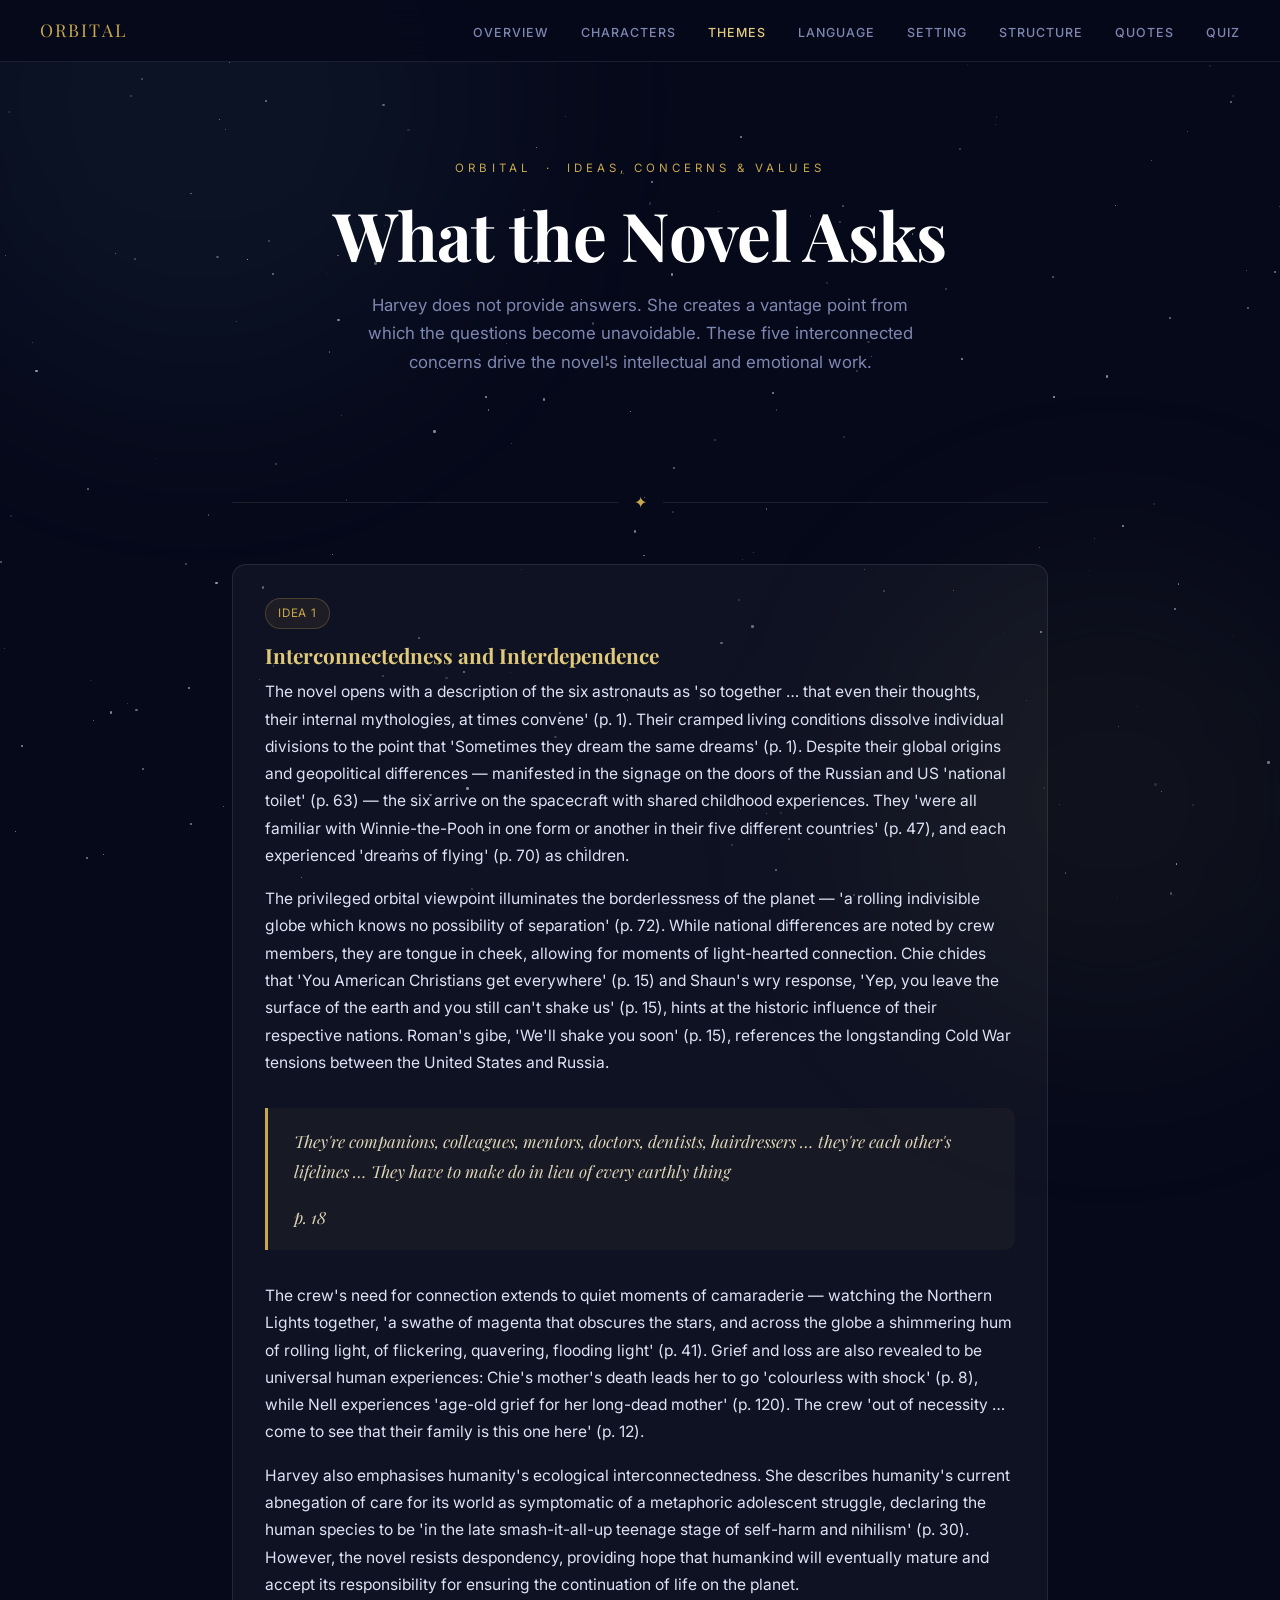
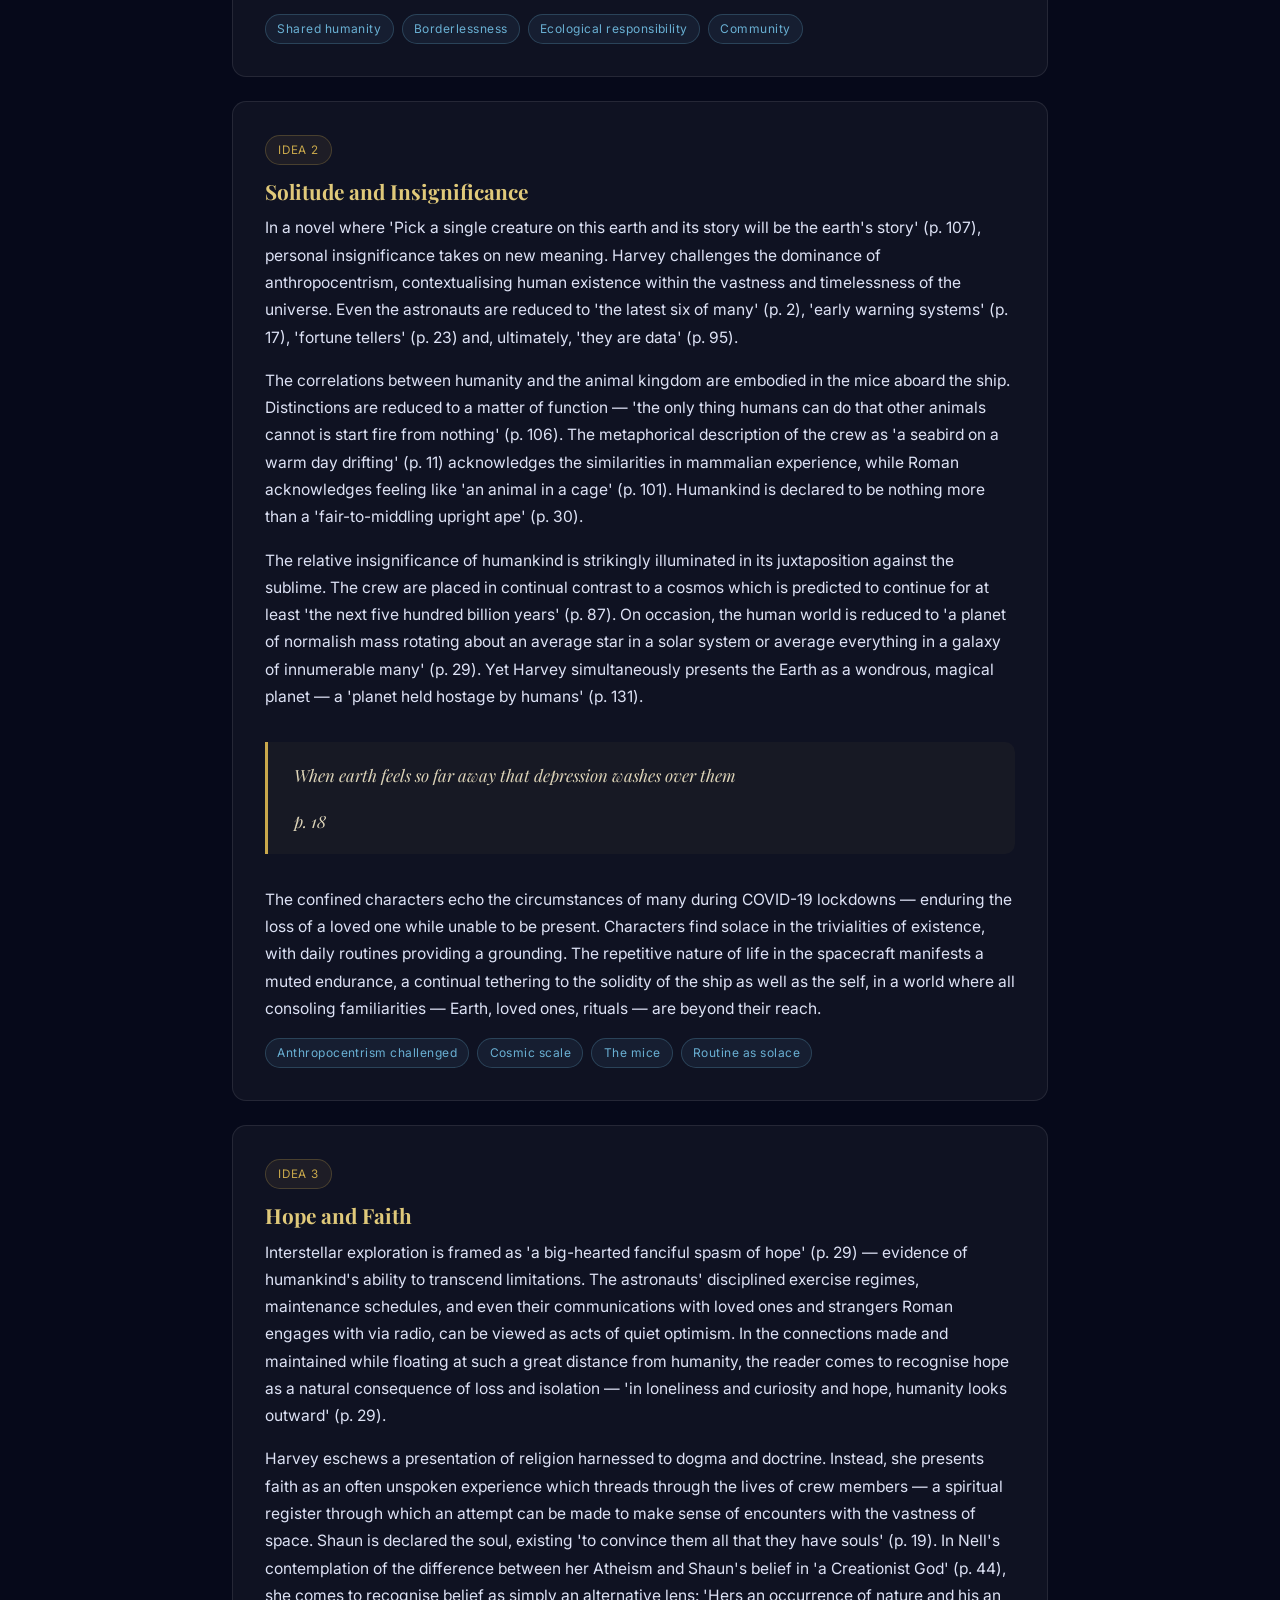
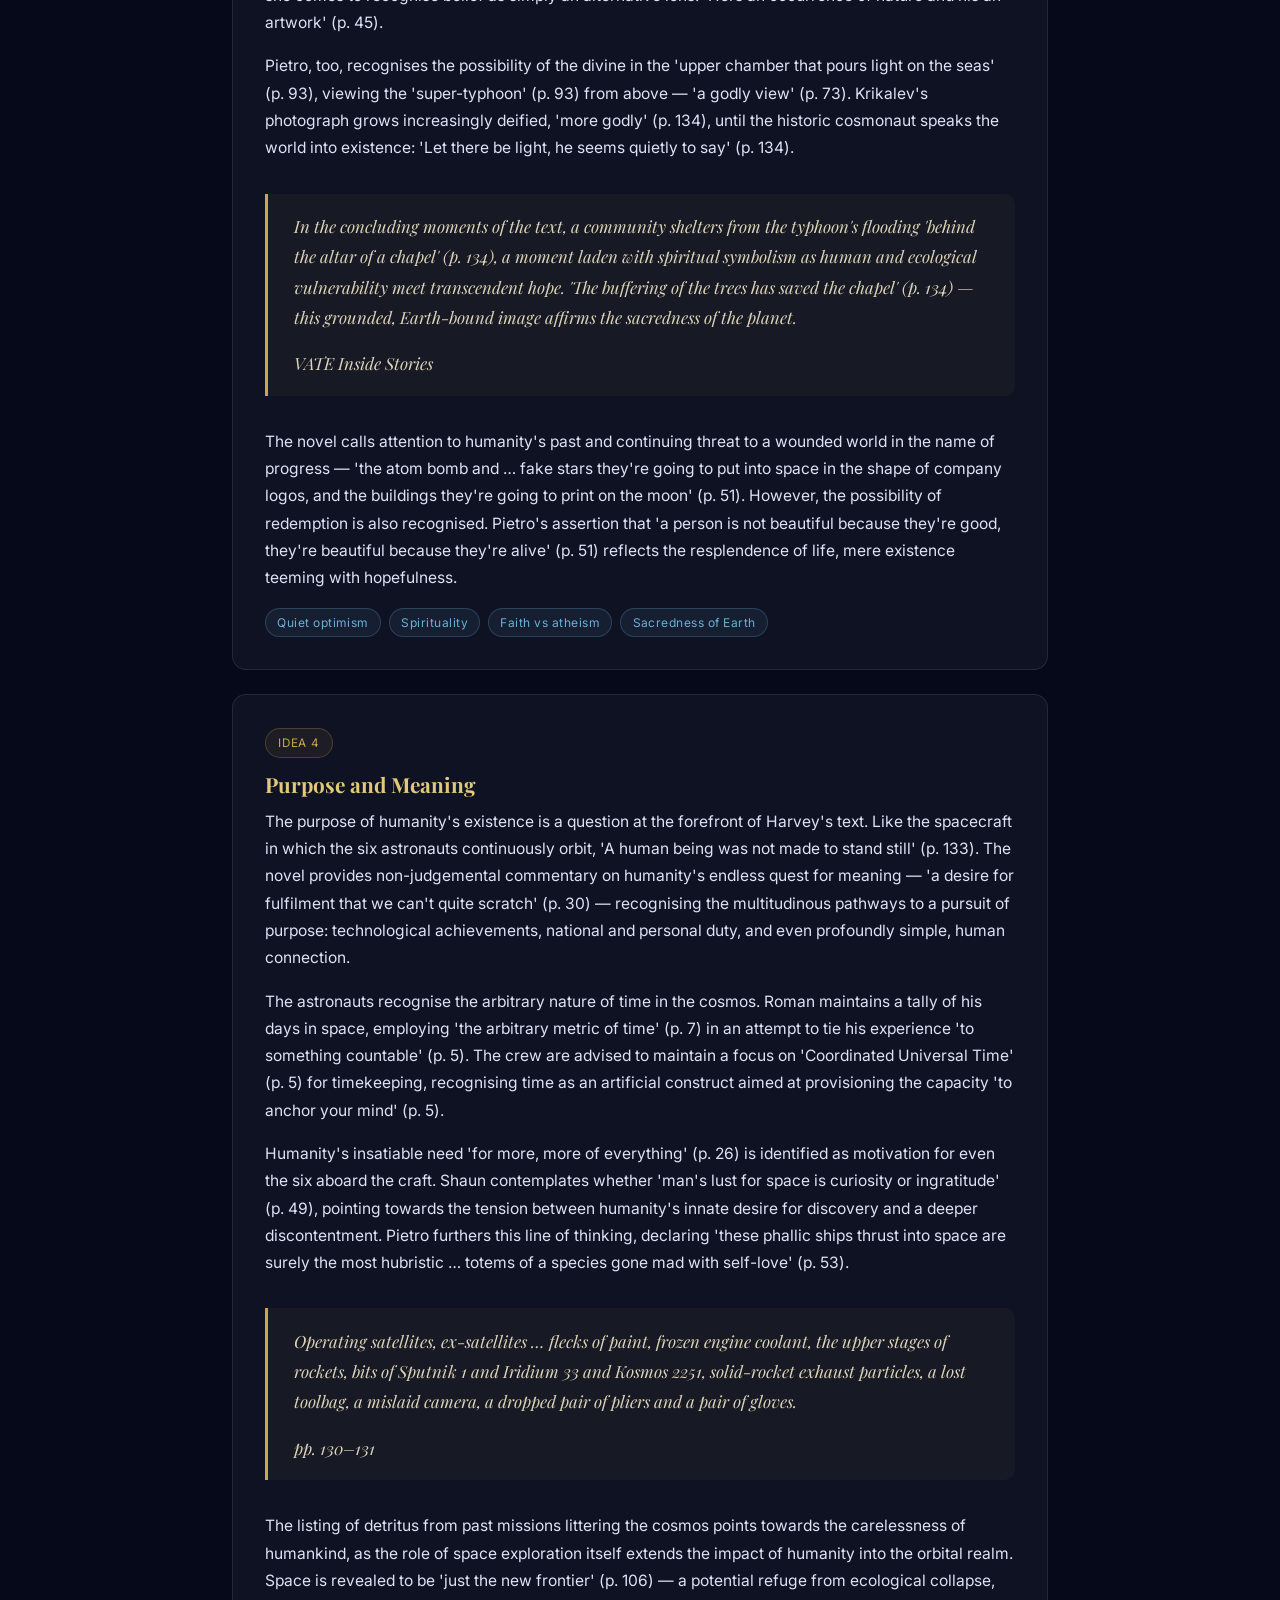
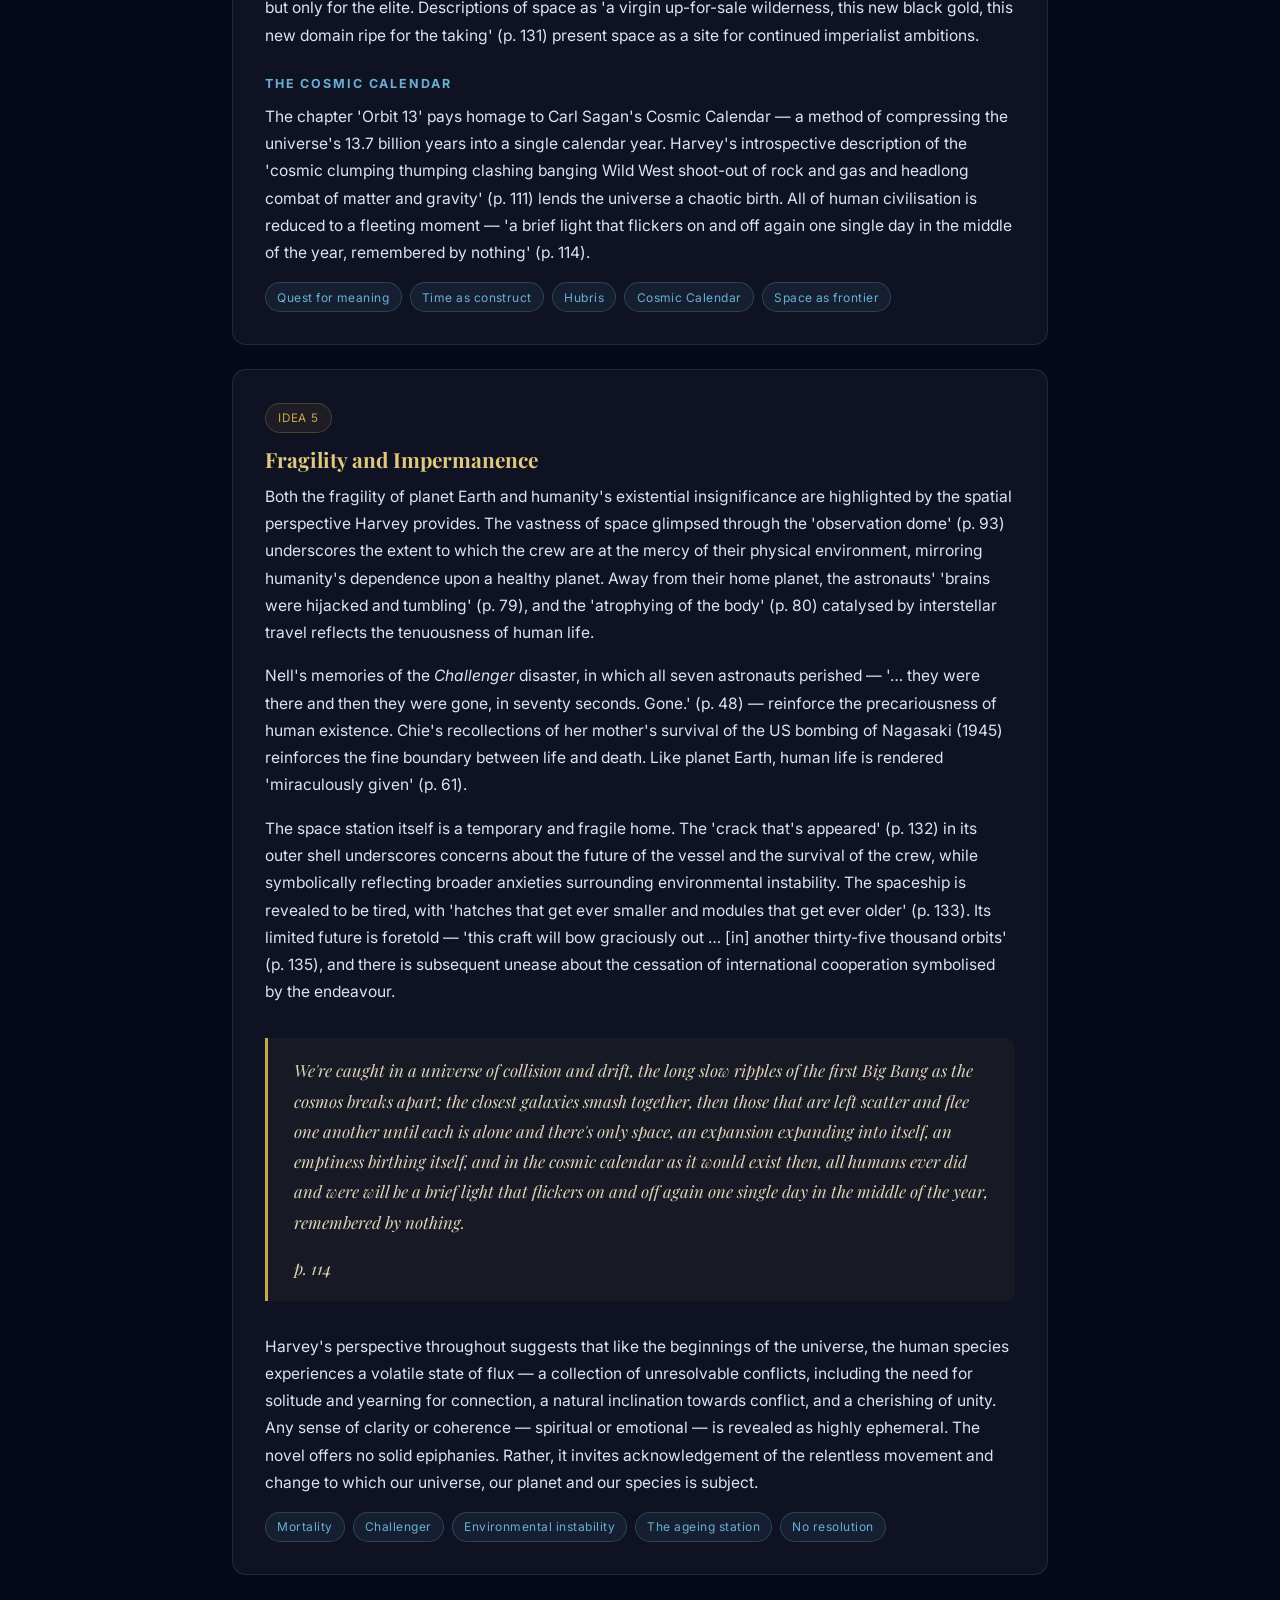
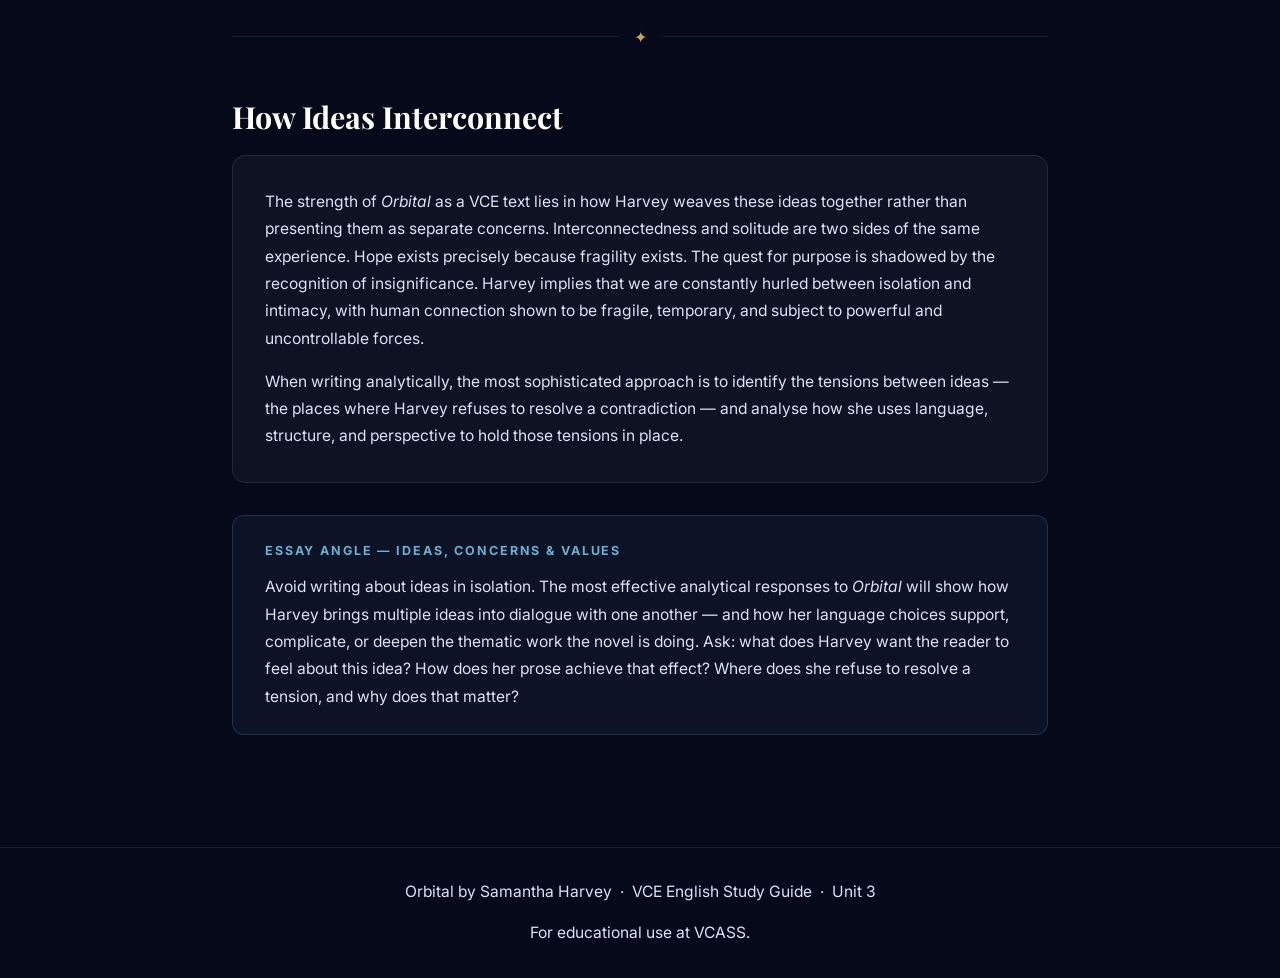
<file: themes.html>
<!DOCTYPE html>
<html lang="en">
<head>
  <meta charset="UTF-8" />
  <meta name="viewport" content="width=device-width, initial-scale=1.0" />
  <title>Ideas, Concerns &amp; Values — Orbital Study Guide</title>
  <link rel="stylesheet" href="style.css" />
</head>
<body>

  <div id="starfield"></div>
  <div class="glow glow-1"></div>
  <div class="glow glow-2"></div>

  <nav>
    <a class="nav-brand" href="index.html">Orbital</a>
    <ul class="nav-links">
      <li><a href="index.html">Overview</a></li>
      <li><a href="characters.html">Characters</a></li>
      <li><a href="themes.html" class="active">Themes</a></li>
      <li><a href="language.html">Language</a></li>
      <li><a href="setting.html">Setting</a></li>
      <li><a href="structure.html">Structure</a></li>
      <li><a href="quotes.html">Quotes</a></li>
      <li><a href="quiz.html">Quiz</a></li>
    </ul>
  </nav>

  <main>

    <div class="hero">
      <p class="hero-eyebrow">Orbital &nbsp;·&nbsp; Ideas, Concerns &amp; Values</p>
      <h1>What the Novel Asks</h1>
      <p class="hero-sub">Harvey does not provide answers. She creates a vantage point from which the questions become unavoidable. These five interconnected concerns drive the novel's intellectual and emotional work.</p>
    </div>

    <div class="divider"><span>✦</span></div>

    <!-- Idea 1: Interconnectedness -->
    <div class="card">
      <span class="badge">Idea 1</span>
      <h3>Interconnectedness and Interdependence</h3>
      <p>The novel opens with a description of the six astronauts as 'so together … that even their thoughts, their internal mythologies, at times convene' (p. 1). Their cramped living conditions dissolve individual divisions to the point that 'Sometimes they dream the same dreams' (p. 1). Despite their global origins and geopolitical differences — manifested in the signage on the doors of the Russian and US 'national toilet' (p. 63) — the six arrive on the spacecraft with shared childhood experiences. They 'were all familiar with Winnie-the-Pooh in one form or another in their five different countries' (p. 47), and each experienced 'dreams of flying' (p. 70) as children.</p>
      <p>The privileged orbital viewpoint illuminates the borderlessness of the planet — 'a rolling indivisible globe which knows no possibility of separation' (p. 72). While national differences are noted by crew members, they are tongue in cheek, allowing for moments of light-hearted connection. Chie chides that 'You American Christians get everywhere' (p. 15) and Shaun's wry response, 'Yep, you leave the surface of the earth and you still can't shake us' (p. 15), hints at the historic influence of their respective nations. Roman's gibe, 'We'll shake you soon' (p. 15), references the longstanding Cold War tensions between the United States and Russia.</p>

      <div class="quote">
        <p>They're companions, colleagues, mentors, doctors, dentists, hairdressers … they're each other's lifelines … They have to make do in lieu of every earthly thing</p>
        <p class="quote-src">p. 18</p>
      </div>

      <p>The crew's need for connection extends to quiet moments of camaraderie — watching the Northern Lights together, 'a swathe of magenta that obscures the stars, and across the globe a shimmering hum of rolling light, of flickering, quavering, flooding light' (p. 41). Grief and loss are also revealed to be universal human experiences: Chie's mother's death leads her to go 'colourless with shock' (p. 8), while Nell experiences 'age-old grief for her long-dead mother' (p. 120). The crew 'out of necessity … come to see that their family is this one here' (p. 12).</p>
      <p>Harvey also emphasises humanity's ecological interconnectedness. She describes humanity's current abnegation of care for its world as symptomatic of a metaphoric adolescent struggle, declaring the human species to be 'in the late smash-it-all-up teenage stage of self-harm and nihilism' (p. 30). However, the novel resists despondency, providing hope that humankind will eventually mature and accept its responsibility for ensuring the continuation of life on the planet.</p>
      <div class="tags">
        <span class="tag">Shared humanity</span>
        <span class="tag">Borderlessness</span>
        <span class="tag">Ecological responsibility</span>
        <span class="tag">Community</span>
      </div>
    </div>

    <!-- Idea 2: Solitude and Insignificance -->
    <div class="card">
      <span class="badge">Idea 2</span>
      <h3>Solitude and Insignificance</h3>
      <p>In a novel where 'Pick a single creature on this earth and its story will be the earth's story' (p. 107), personal insignificance takes on new meaning. Harvey challenges the dominance of anthropocentrism, contextualising human existence within the vastness and timelessness of the universe. Even the astronauts are reduced to 'the latest six of many' (p. 2), 'early warning systems' (p. 17), 'fortune tellers' (p. 23) and, ultimately, 'they are data' (p. 95).</p>
      <p>The correlations between humanity and the animal kingdom are embodied in the mice aboard the ship. Distinctions are reduced to a matter of function — 'the only thing humans can do that other animals cannot is start fire from nothing' (p. 106). The metaphorical description of the crew as 'a seabird on a warm day drifting' (p. 11) acknowledges the similarities in mammalian experience, while Roman acknowledges feeling like 'an animal in a cage' (p. 101). Humankind is declared to be nothing more than a 'fair-to-middling upright ape' (p. 30).</p>
      <p>The relative insignificance of humankind is strikingly illuminated in its juxtaposition against the sublime. The crew are placed in continual contrast to a cosmos which is predicted to continue for at least 'the next five hundred billion years' (p. 87). On occasion, the human world is reduced to 'a planet of normalish mass rotating about an average star in a solar system or average everything in a galaxy of innumerable many' (p. 29). Yet Harvey simultaneously presents the Earth as a wondrous, magical planet — a 'planet held hostage by humans' (p. 131).</p>

      <div class="quote">
        <p>When earth feels so far away that depression washes over them</p>
        <p class="quote-src">p. 18</p>
      </div>

      <p>The confined characters echo the circumstances of many during COVID-19 lockdowns — enduring the loss of a loved one while unable to be present. Characters find solace in the trivialities of existence, with daily routines providing a grounding. The repetitive nature of life in the spacecraft manifests a muted endurance, a continual tethering to the solidity of the ship as well as the self, in a world where all consoling familiarities — Earth, loved ones, rituals — are beyond their reach.</p>
      <div class="tags">
        <span class="tag">Anthropocentrism challenged</span>
        <span class="tag">Cosmic scale</span>
        <span class="tag">The mice</span>
        <span class="tag">Routine as solace</span>
      </div>
    </div>

    <!-- Idea 3: Hope and Faith -->
    <div class="card">
      <span class="badge">Idea 3</span>
      <h3>Hope and Faith</h3>
      <p>Interstellar exploration is framed as 'a big-hearted fanciful spasm of hope' (p. 29) — evidence of humankind's ability to transcend limitations. The astronauts' disciplined exercise regimes, maintenance schedules, and even their communications with loved ones and strangers Roman engages with via radio, can be viewed as acts of quiet optimism. In the connections made and maintained while floating at such a great distance from humanity, the reader comes to recognise hope as a natural consequence of loss and isolation — 'in loneliness and curiosity and hope, humanity looks outward' (p. 29).</p>
      <p>Harvey eschews a presentation of religion harnessed to dogma and doctrine. Instead, she presents faith as an often unspoken experience which threads through the lives of crew members — a spiritual register through which an attempt can be made to make sense of encounters with the vastness of space. Shaun is declared the soul, existing 'to convince them all that they have souls' (p. 19). In Nell's contemplation of the difference between her Atheism and Shaun's belief in 'a Creationist God' (p. 44), she comes to recognise belief as simply an alternative lens: 'Hers an occurrence of nature and his an artwork' (p. 45).</p>
      <p>Pietro, too, recognises the possibility of the divine in the 'upper chamber that pours light on the seas' (p. 93), viewing the 'super-typhoon' (p. 93) from above — 'a godly view' (p. 73). Krikalev's photograph grows increasingly deified, 'more godly' (p. 134), until the historic cosmonaut speaks the world into existence: 'Let there be light, he seems quietly to say' (p. 134).</p>

      <div class="quote">
        <p>In the concluding moments of the text, a community shelters from the typhoon's flooding 'behind the altar of a chapel' (p. 134), a moment laden with spiritual symbolism as human and ecological vulnerability meet transcendent hope. 'The buffering of the trees has saved the chapel' (p. 134) — this grounded, Earth-bound image affirms the sacredness of the planet.</p>
        <p class="quote-src">VATE Inside Stories</p>
      </div>

      <p>The novel calls attention to humanity's past and continuing threat to a wounded world in the name of progress — 'the atom bomb and … fake stars they're going to put into space in the shape of company logos, and the buildings they're going to print on the moon' (p. 51). However, the possibility of redemption is also recognised. Pietro's assertion that 'a person is not beautiful because they're good, they're beautiful because they're alive' (p. 51) reflects the resplendence of life, mere existence teeming with hopefulness.</p>
      <div class="tags">
        <span class="tag">Quiet optimism</span>
        <span class="tag">Spirituality</span>
        <span class="tag">Faith vs atheism</span>
        <span class="tag">Sacredness of Earth</span>
      </div>
    </div>

    <!-- Idea 4: Purpose and Meaning -->
    <div class="card">
      <span class="badge">Idea 4</span>
      <h3>Purpose and Meaning</h3>
      <p>The purpose of humanity's existence is a question at the forefront of Harvey's text. Like the spacecraft in which the six astronauts continuously orbit, 'A human being was not made to stand still' (p. 133). The novel provides non-judgemental commentary on humanity's endless quest for meaning — 'a desire for fulfilment that we can't quite scratch' (p. 30) — recognising the multitudinous pathways to a pursuit of purpose: technological achievements, national and personal duty, and even profoundly simple, human connection.</p>
      <p>The astronauts recognise the arbitrary nature of time in the cosmos. Roman maintains a tally of his days in space, employing 'the arbitrary metric of time' (p. 7) in an attempt to tie his experience 'to something countable' (p. 5). The crew are advised to maintain a focus on 'Coordinated Universal Time' (p. 5) for timekeeping, recognising time as an artificial construct aimed at provisioning the capacity 'to anchor your mind' (p. 5).</p>
      <p>Humanity's insatiable need 'for more, more of everything' (p. 26) is identified as motivation for even the six aboard the craft. Shaun contemplates whether 'man's lust for space is curiosity or ingratitude' (p. 49), pointing towards the tension between humanity's innate desire for discovery and a deeper discontentment. Pietro furthers this line of thinking, declaring 'these phallic ships thrust into space are surely the most hubristic … totems of a species gone mad with self-love' (p. 53).</p>

      <div class="quote">
        <p>Operating satellites, ex-satellites … flecks of paint, frozen engine coolant, the upper stages of rockets, bits of Sputnik 1 and Iridium 33 and Kosmos 2251, solid-rocket exhaust particles, a lost toolbag, a mislaid camera, a dropped pair of pliers and a pair of gloves.</p>
        <p class="quote-src">pp. 130–131</p>
      </div>

      <p>The listing of detritus from past missions littering the cosmos points towards the carelessness of humankind, as the role of space exploration itself extends the impact of humanity into the orbital realm. Space is revealed to be 'just the new frontier' (p. 106) — a potential refuge from ecological collapse, but only for the elite. Descriptions of space as 'a virgin up-for-sale wilderness, this new black gold, this new domain ripe for the taking' (p. 131) present space as a site for continued imperialist ambitions.</p>

      <h4 style="margin-top:1.5rem;">The Cosmic Calendar</h4>
      <p>The chapter 'Orbit 13' pays homage to Carl Sagan's Cosmic Calendar — a method of compressing the universe's 13.7 billion years into a single calendar year. Harvey's introspective description of the 'cosmic clumping thumping clashing banging Wild West shoot-out of rock and gas and headlong combat of matter and gravity' (p. 111) lends the universe a chaotic birth. All of human civilisation is reduced to a fleeting moment — 'a brief light that flickers on and off again one single day in the middle of the year, remembered by nothing' (p. 114).</p>
      <div class="tags">
        <span class="tag">Quest for meaning</span>
        <span class="tag">Time as construct</span>
        <span class="tag">Hubris</span>
        <span class="tag">Cosmic Calendar</span>
        <span class="tag">Space as frontier</span>
      </div>
    </div>

    <!-- Idea 5: Fragility and Impermanence -->
    <div class="card">
      <span class="badge">Idea 5</span>
      <h3>Fragility and Impermanence</h3>
      <p>Both the fragility of planet Earth and humanity's existential insignificance are highlighted by the spatial perspective Harvey provides. The vastness of space glimpsed through the 'observation dome' (p. 93) underscores the extent to which the crew are at the mercy of their physical environment, mirroring humanity's dependence upon a healthy planet. Away from their home planet, the astronauts' 'brains were hijacked and tumbling' (p. 79), and the 'atrophying of the body' (p. 80) catalysed by interstellar travel reflects the tenuousness of human life.</p>
      <p>Nell's memories of the <em>Challenger</em> disaster, in which all seven astronauts perished — '… they were there and then they were gone, in seventy seconds. Gone.' (p. 48) — reinforce the precariousness of human existence. Chie's recollections of her mother's survival of the US bombing of Nagasaki (1945) reinforces the fine boundary between life and death. Like planet Earth, human life is rendered 'miraculously given' (p. 61).</p>
      <p>The space station itself is a temporary and fragile home. The 'crack that's appeared' (p. 132) in its outer shell underscores concerns about the future of the vessel and the survival of the crew, while symbolically reflecting broader anxieties surrounding environmental instability. The spaceship is revealed to be tired, with 'hatches that get ever smaller and modules that get ever older' (p. 133). Its limited future is foretold — 'this craft will bow graciously out … [in] another thirty-five thousand orbits' (p. 135), and there is subsequent unease about the cessation of international cooperation symbolised by the endeavour.</p>

      <div class="quote">
        <p>We're caught in a universe of collision and drift, the long slow ripples of the first Big Bang as the cosmos breaks apart; the closest galaxies smash together, then those that are left scatter and flee one another until each is alone and there's only space, an expansion expanding into itself, an emptiness birthing itself, and in the cosmic calendar as it would exist then, all humans ever did and were will be a brief light that flickers on and off again one single day in the middle of the year, remembered by nothing.</p>
        <p class="quote-src">p. 114</p>
      </div>

      <p>Harvey's perspective throughout suggests that like the beginnings of the universe, the human species experiences a volatile state of flux — a collection of unresolvable conflicts, including the need for solitude and yearning for connection, a natural inclination towards conflict, and a cherishing of unity. Any sense of clarity or coherence — spiritual or emotional — is revealed as highly ephemeral. The novel offers no solid epiphanies. Rather, it invites acknowledgement of the relentless movement and change to which our universe, our planet and our species is subject.</p>
      <div class="tags">
        <span class="tag">Mortality</span>
        <span class="tag">Challenger</span>
        <span class="tag">Environmental instability</span>
        <span class="tag">The ageing station</span>
        <span class="tag">No resolution</span>
      </div>
    </div>

    <div class="divider"><span>✦</span></div>

    <h2>How Ideas Interconnect</h2>
    <div class="card">
      <p>The strength of <em>Orbital</em> as a VCE text lies in how Harvey weaves these ideas together rather than presenting them as separate concerns. Interconnectedness and solitude are two sides of the same experience. Hope exists precisely because fragility exists. The quest for purpose is shadowed by the recognition of insignificance. Harvey implies that we are constantly hurled between isolation and intimacy, with human connection shown to be fragile, temporary, and subject to powerful and uncontrollable forces.</p>
      <p>When writing analytically, the most sophisticated approach is to identify the tensions between ideas — the places where Harvey refuses to resolve a contradiction — and analyse how she uses language, structure, and perspective to hold those tensions in place.</p>
    </div>

    <div class="highlight">
      <h4>Essay Angle — Ideas, Concerns &amp; Values</h4>
      <p>Avoid writing about ideas in isolation. The most effective analytical responses to <em>Orbital</em> will show how Harvey brings multiple ideas into dialogue with one another — and how her language choices support, complicate, or deepen the thematic work the novel is doing. Ask: what does Harvey want the reader to feel about this idea? How does her prose achieve that effect? Where does she refuse to resolve a tension, and why does that matter?</p>
    </div>

  </main>

  <footer>
    <p>Orbital by Samantha Harvey &nbsp;·&nbsp; VCE English Study Guide &nbsp;·&nbsp; Unit 3</p>
    <p style="margin-top:0.4rem;">For educational use at VCASS.</p>
  </footer>

  <script>
    const field = document.getElementById('starfield');
    for (let i = 0; i < 200; i++) {
      const star = document.createElement('div');
      star.className = 'star';
      const size = Math.random() * 2.2 + 0.5;
      star.style.cssText = `width:${size}px;height:${size}px;top:${Math.random()*100}%;left:${Math.random()*100}%;--dur:${(Math.random()*4+2).toFixed(1)}s;--delay:${(Math.random()*4).toFixed(1)}s;opacity:${Math.random()*0.5+0.1};`;
      field.appendChild(star);
    }
  </script>

</body>
</html>
</file>
<file: style.css>
@import url('https://fonts.googleapis.com/css2?family=Playfair+Display:ital,wght@0,400;0,600;0,700;1,400&family=Inter:wght@300;400;500;600&display=swap');

*, *::before, *::after { box-sizing: border-box; margin: 0; padding: 0; }

:root {
  --bg: #06091a;
  --surface: rgba(255, 255, 255, 0.04);
  --surface-hover: rgba(255, 255, 255, 0.07);
  --border: rgba(255, 255, 255, 0.09);
  --text-primary: #dde2f5;
  --text-secondary: #7e87b0;
  --gold: #c9a84c;
  --gold-light: #e0c97a;
  --blue: #6ab0d4;
  --nav-bg: rgba(6, 9, 26, 0.94);
}

/* ─── Base ─────────────────────────────────────────────── */
html { scroll-behavior: smooth; }

body {
  background: var(--bg);
  color: var(--text-primary);
  font-family: 'Inter', sans-serif;
  line-height: 1.75;
  min-height: 100vh;
  overflow-x: hidden;
}

/* ─── Starfield ─────────────────────────────────────────── */
#starfield {
  position: fixed;
  inset: 0;
  pointer-events: none;
  z-index: 0;
  overflow: hidden;
}

.star {
  position: absolute;
  background: #fff;
  border-radius: 50%;
  animation: twinkle var(--dur, 3s) var(--delay, 0s) infinite ease-in-out;
}

@keyframes twinkle {
  0%, 100% { opacity: 0.15; transform: scale(1); }
  50%       { opacity: 0.9;  transform: scale(1.3); }
}

/* Slow orbital glow in background */
.glow {
  position: fixed;
  border-radius: 50%;
  filter: blur(100px);
  pointer-events: none;
  z-index: 0;
  animation: drift 20s ease-in-out infinite alternate;
}

.glow-1 {
  width: 600px; height: 600px;
  background: rgba(106, 176, 212, 0.06);
  top: -200px; left: -100px;
}

.glow-2 {
  width: 500px; height: 500px;
  background: rgba(201, 168, 76, 0.05);
  bottom: -150px; right: -80px;
  animation-delay: -10s;
}

@keyframes drift {
  from { transform: translate(0, 0); }
  to   { transform: translate(40px, 30px); }
}

/* ─── Navigation ────────────────────────────────────────── */
nav {
  position: fixed;
  top: 0;
  width: 100%;
  z-index: 100;
  background: var(--nav-bg);
  backdrop-filter: blur(14px);
  -webkit-backdrop-filter: blur(14px);
  border-bottom: 1px solid var(--border);
  padding: 0 2.5rem;
  height: 62px;
  display: flex;
  align-items: center;
  justify-content: space-between;
}

.nav-brand {
  font-family: 'Playfair Display', serif;
  font-size: 1.1rem;
  color: var(--gold);
  text-decoration: none;
  letter-spacing: 0.12em;
  text-transform: uppercase;
}

.nav-links {
  display: flex;
  gap: 2rem;
  list-style: none;
}

.nav-links a {
  color: var(--text-secondary);
  text-decoration: none;
  font-size: 0.78rem;
  font-weight: 500;
  letter-spacing: 0.08em;
  text-transform: uppercase;
  transition: color 0.2s;
}

.nav-links a:hover, .nav-links a.active {
  color: var(--gold-light);
}

/* ─── Main layout ───────────────────────────────────────── */
main {
  position: relative;
  z-index: 1;
  max-width: 880px;
  margin: 0 auto;
  padding: 110px 2rem 5rem;
}

/* ─── Hero ──────────────────────────────────────────────── */
.hero {
  text-align: center;
  padding: 3rem 0 4rem;
}

.hero-eyebrow {
  font-size: 0.72rem;
  letter-spacing: 0.35em;
  text-transform: uppercase;
  color: var(--gold);
  margin-bottom: 1.25rem;
}

h1 {
  font-family: 'Playfair Display', serif;
  font-size: clamp(2.6rem, 6vw, 4.2rem);
  line-height: 1.08;
  letter-spacing: -0.01em;
  color: #ffffff;
  margin-bottom: 1.25rem;
}

.hero-sub {
  font-size: 1.05rem;
  color: var(--text-secondary);
  max-width: 560px;
  margin: 0 auto 2rem;
  line-height: 1.7;
}

/* ─── Divider ───────────────────────────────────────────── */
.divider {
  display: flex;
  align-items: center;
  gap: 1rem;
  margin: 3rem 0;
}

.divider::before, .divider::after {
  content: '';
  flex: 1;
  height: 1px;
  background: var(--border);
}

.divider span {
  color: var(--gold);
  font-size: 1rem;
}

/* ─── Section headings ──────────────────────────────────── */
h2 {
  font-family: 'Playfair Display', serif;
  font-size: 1.9rem;
  color: #fff;
  margin-bottom: 1.25rem;
  line-height: 1.2;
}

h3 {
  font-family: 'Playfair Display', serif;
  font-size: 1.3rem;
  color: var(--gold-light);
  margin-bottom: 0.6rem;
  line-height: 1.3;
}

h4 {
  font-size: 0.78rem;
  letter-spacing: 0.15em;
  text-transform: uppercase;
  color: var(--blue);
  margin-bottom: 0.5rem;
}

p {
  color: var(--text-primary);
  margin-bottom: 1rem;
  font-size: 0.975rem;
}

p:last-child { margin-bottom: 0; }

/* ─── Cards ─────────────────────────────────────────────── */
.card {
  background: var(--surface);
  border: 1px solid var(--border);
  border-radius: 14px;
  padding: 2rem;
  margin-bottom: 1.5rem;
  transition: background 0.25s, border-color 0.25s;
}

.card:hover {
  background: var(--surface-hover);
  border-color: rgba(201, 168, 76, 0.25);
}

/* ─── Grid ──────────────────────────────────────────────── */
.grid-2 {
  display: grid;
  grid-template-columns: repeat(auto-fit, minmax(260px, 1fr));
  gap: 1.25rem;
}

.grid-3 {
  display: grid;
  grid-template-columns: repeat(auto-fit, minmax(200px, 1fr));
  gap: 1.25rem;
}

/* ─── Quote ─────────────────────────────────────────────── */
.quote {
  border-left: 3px solid var(--gold);
  padding: 1.1rem 1.6rem;
  margin: 2rem 0;
  background: rgba(201, 168, 76, 0.04);
  border-radius: 0 10px 10px 0;
}

.quote p {
  font-family: 'Playfair Display', serif;
  font-style: italic;
  font-size: 1.05rem;
  color: #ddd4b8;
  line-height: 1.8;
}

.quote-src {
  font-size: 0.78rem;
  color: var(--text-secondary);
  margin-top: 0.6rem;
  margin-bottom: 0;
}

/* ─── Tags ──────────────────────────────────────────────── */
.tags {
  display: flex;
  flex-wrap: wrap;
  gap: 0.5rem;
  margin-top: 1rem;
}

.tag {
  background: rgba(106, 176, 212, 0.08);
  border: 1px solid rgba(106, 176, 212, 0.25);
  color: var(--blue);
  padding: 0.2rem 0.7rem;
  border-radius: 100px;
  font-size: 0.75rem;
  letter-spacing: 0.04em;
}

.tag-gold {
  background: rgba(201, 168, 76, 0.08);
  border: 1px solid rgba(201, 168, 76, 0.25);
  color: var(--gold-light);
}

/* ─── Orbit badge ───────────────────────────────────────── */
.badge {
  display: inline-flex;
  align-items: center;
  gap: 0.4rem;
  background: rgba(201, 168, 76, 0.08);
  border: 1px solid rgba(201, 168, 76, 0.25);
  color: var(--gold);
  padding: 0.25rem 0.75rem;
  border-radius: 100px;
  font-size: 0.73rem;
  letter-spacing: 0.07em;
  text-transform: uppercase;
  margin-bottom: 0.8rem;
  display: inline-block;
}

/* ─── Stat strip ─────────────────────────────────────────── */
.stat-strip {
  display: flex;
  gap: 0;
  border: 1px solid var(--border);
  border-radius: 14px;
  overflow: hidden;
  margin: 2rem 0;
}

.stat {
  flex: 1;
  padding: 1.4rem 1.2rem;
  text-align: center;
  border-right: 1px solid var(--border);
}

.stat:last-child { border-right: none; }

.stat-value {
  font-family: 'Playfair Display', serif;
  font-size: 1.8rem;
  color: var(--gold-light);
  line-height: 1;
  margin-bottom: 0.3rem;
}

.stat-label {
  font-size: 0.73rem;
  letter-spacing: 0.1em;
  text-transform: uppercase;
  color: var(--text-secondary);
}

/* ─── Highlight box ─────────────────────────────────────── */
.highlight {
  background: rgba(106, 176, 212, 0.06);
  border: 1px solid rgba(106, 176, 212, 0.2);
  border-radius: 12px;
  padding: 1.5rem 2rem;
  margin: 2rem 0;
}

.highlight h4 {
  color: var(--blue);
  margin-bottom: 0.75rem;
}

/* ─── Footer ─────────────────────────────────────────────── */
footer {
  position: relative;
  z-index: 1;
  text-align: center;
  padding: 2rem;
  border-top: 1px solid var(--border);
  color: var(--text-secondary);
  font-size: 0.8rem;
  line-height: 1.6;
}

/* ─── Responsive ─────────────────────────────────────────── */
@media (max-width: 640px) {
  nav { padding: 0 1.25rem; }
  .nav-links { gap: 1rem; }
  .nav-links a { font-size: 0.7rem; }
  main { padding: 90px 1.25rem 3rem; }
  .stat-strip { flex-wrap: wrap; }
  .stat { border-right: none; border-bottom: 1px solid var(--border); }
  .stat:last-child { border-bottom: none; }
}
</file>
